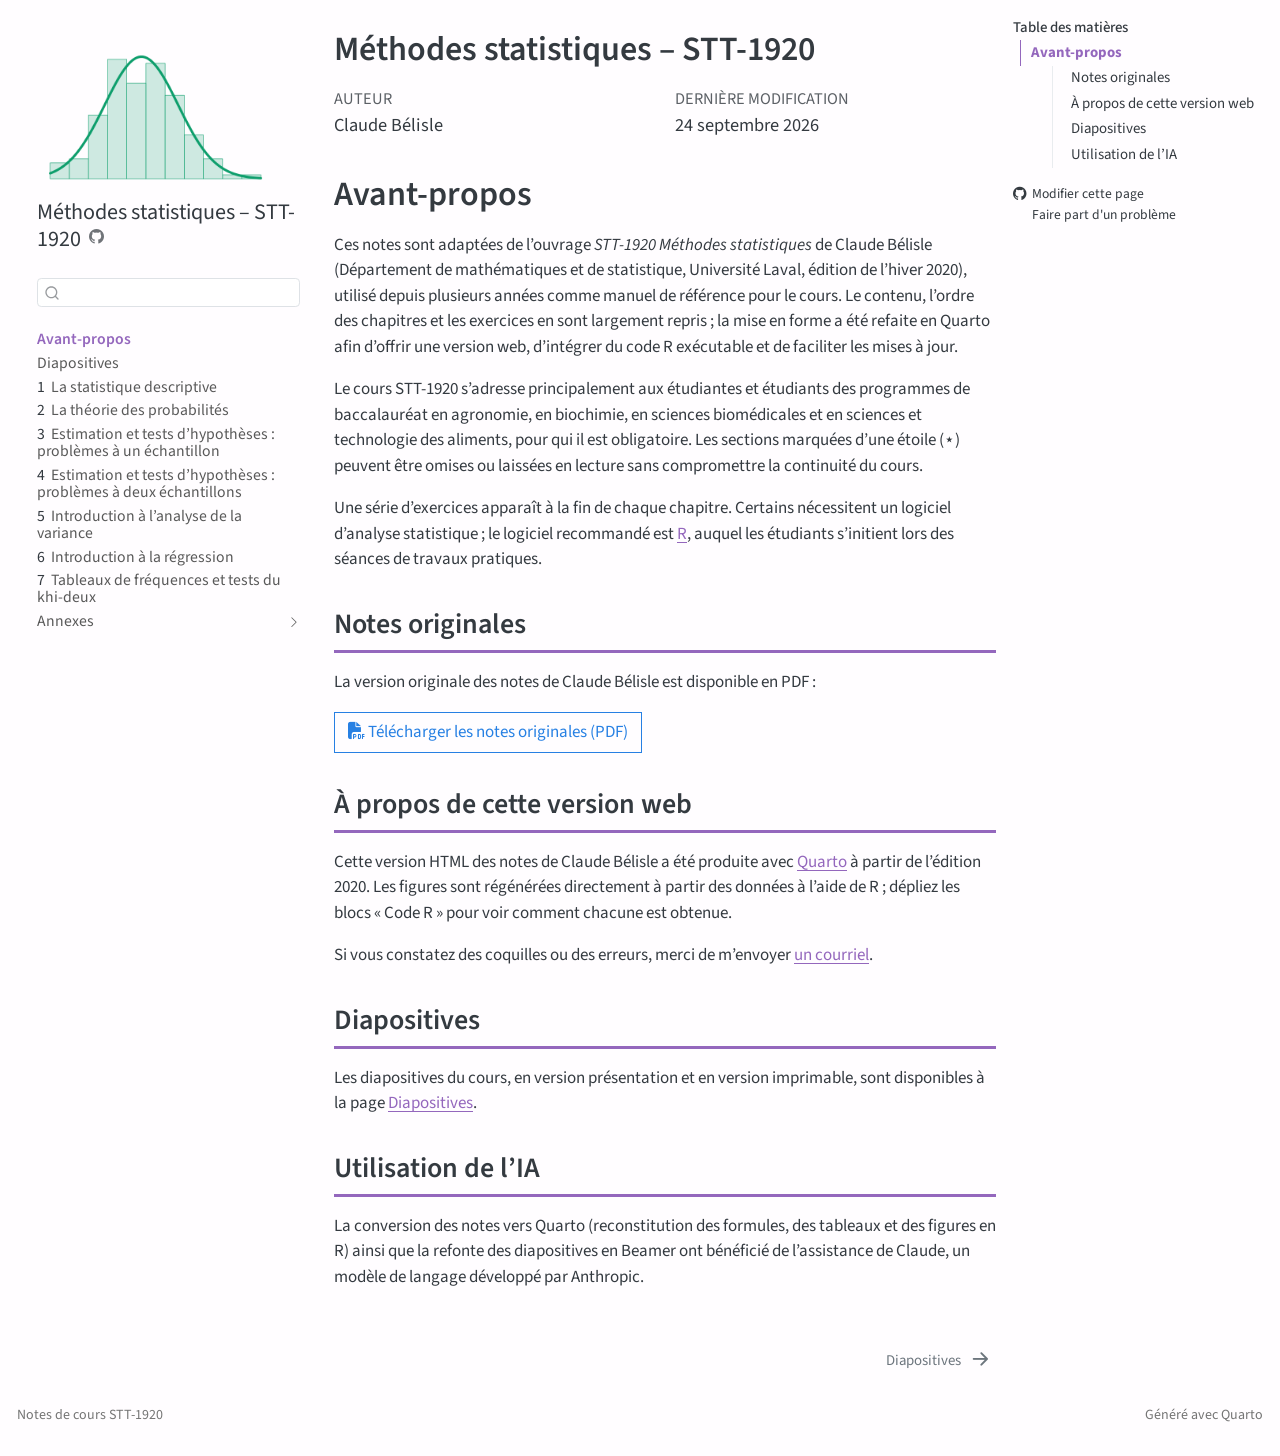
<file: _book/index.html>
<!DOCTYPE html>
<html xmlns="http://www.w3.org/1999/xhtml" lang="fr" xml:lang="fr"><head>

<meta charset="utf-8">
<meta name="generator" content="quarto-1.10.18">

<meta name="viewport" content="width=device-width, initial-scale=1.0, user-scalable=yes">

<meta name="author" content="Claude Bélisle">

<title>Méthodes statistiques – STT-1920</title>
<style>
/* Default styles provided by pandoc.
** See https://pandoc.org/MANUAL.html#variables-for-html for config info.
*/
span.smallcaps{font-variant: small-caps;}
div.columns{display: flex; gap: 1.5em;}
div.column{flex: auto;}
@media screen {
div.columns{gap: min(4vw, 1.5em);}
div.column{overflow-x: auto;}
}
div.hanging-indent{margin-left: 1.5em; text-indent: -1.5em;}
ul.task-list{list-style: none;}
ul.task-list li input[type="checkbox"] {
  width: 0.8em;
  margin: 0 0.8em 0.2em -1em; /* quarto-specific, see https://github.com/quarto-dev/quarto-cli/issues/4556 */ 
  vertical-align: middle;
}
</style>


<script src="site_libs/quarto-nav/quarto-nav.js"></script>
<script src="site_libs/quarto-nav/headroom.min.js"></script>
<script src="site_libs/clipboard/clipboard.min.js"></script>
<script src="site_libs/quarto-search/autocomplete.umd.js"></script>
<script src="site_libs/quarto-search/fuse.min.js"></script>
<script src="site_libs/quarto-search/quarto-search.js"></script>
<meta name="quarto:offset" content="./">
<link href="./diapos.html" rel="next">
<script src="site_libs/quarto-html/quarto.js" type="module"></script>
<script src="site_libs/quarto-html/tabsets/tabsets.js" type="module"></script>
<script src="site_libs/quarto-html/popper.min.js"></script>
<script src="site_libs/quarto-html/tippy.umd.min.js"></script>
<script src="site_libs/quarto-html/anchor.min.js"></script>
<link href="site_libs/quarto-html/tippy.css" rel="stylesheet">
<link href="site_libs/quarto-html/quarto-syntax-highlighting-64a204ab8560d761af7679ceaba22944.css" rel="stylesheet" id="quarto-text-highlighting-styles">
<script src="site_libs/bootstrap/bootstrap.min.js"></script>
<link href="site_libs/bootstrap/bootstrap-icons.css" rel="stylesheet">
<link href="site_libs/bootstrap/bootstrap-5876300e3b422b9fe1fffaa7b75e9b96.min.css" rel="stylesheet" append-hash="true" id="quarto-bootstrap" data-mode="light">
<link href="site_libs/quarto-contrib/fontawesome6-6.7.2/all.min.css" rel="stylesheet">
<link href="site_libs/quarto-contrib/fontawesome6-6.7.2/latex-fontsize.css" rel="stylesheet">
<script id="quarto-search-options" type="application/json">{
  "location": "sidebar",
  "copy-button": false,
  "collapse-after": 3,
  "panel-placement": "start",
  "type": "textbox",
  "limit": 50,
  "keyboard-shortcut": [
    "f",
    "/",
    "s"
  ],
  "show-item-context": false,
  "language": {
    "search-no-results-text": "Pas de résultats",
    "search-matching-documents-text": "documents trouvés",
    "search-copy-link-title": "Copier le lien vers la recherche",
    "search-hide-matches-text": "Cacher les correspondances additionnelles",
    "search-more-match-text": "correspondance de plus dans ce document",
    "search-more-matches-text": "correspondances de plus dans ce document",
    "search-clear-button-title": "Effacer",
    "search-text-placeholder": "",
    "search-detached-cancel-button-title": "Annuler",
    "search-submit-button-title": "Envoyer",
    "search-label": "Recherche"
  }
}</script>
<style>html{ scroll-behavior: smooth; }</style>


<link rel="stylesheet" href="styles.css">
</head>

<body class="nav-sidebar floating quarto-light">

<div id="quarto-search-results"></div>
  <header id="quarto-header" class="headroom fixed-top">
  <nav class="quarto-secondary-nav">
    <div class="container-fluid d-flex">
      <button type="button" class="quarto-btn-toggle btn" data-bs-toggle="collapse" role="button" data-bs-target=".quarto-sidebar-collapse-item" aria-controls="quarto-sidebar" aria-expanded="false" aria-label="Basculer la barre latérale" onclick="if (window.quartoToggleHeadroom) { window.quartoToggleHeadroom(); }">
        <i class="bi bi-layout-text-sidebar-reverse"></i>
      </button>
        <nav class="quarto-page-breadcrumbs" aria-label="breadcrumb"><ol class="breadcrumb"><li class="breadcrumb-item"><a href="./index.html">Avant-propos</a></li></ol></nav>
        <a class="flex-grow-1" role="navigation" data-bs-toggle="collapse" data-bs-target=".quarto-sidebar-collapse-item" aria-controls="quarto-sidebar" aria-expanded="false" aria-label="Basculer la barre latérale" onclick="if (window.quartoToggleHeadroom) { window.quartoToggleHeadroom(); }">      
        </a>
      <button type="button" class="btn quarto-search-button" aria-label="Recherche" onclick="window.quartoOpenSearch();">
        <i class="bi bi-search"></i>
      </button>
    </div>
  </nav>
</header>
<!-- content -->
<div id="quarto-content" class="quarto-container page-columns page-rows-contents page-layout-article">
<!-- sidebar -->
  <nav id="quarto-sidebar" class="sidebar collapse collapse-horizontal quarto-sidebar-collapse-item sidebar-navigation floating overflow-auto">
    <div class="pt-lg-2 mt-2 text-left sidebar-header sidebar-header-stacked">
      <a href="./index.html" class="sidebar-logo-link">
      <img src="./images/logo.png" alt="" class="sidebar-logo light-content py-0 d-lg-inline d-none">
      <img src="./images/logo.png" alt="" class="sidebar-logo dark-content py-0 d-lg-inline d-none">
      </a>
    <div class="sidebar-title mb-0 py-0">
      <a href="./">Méthodes statistiques – STT-1920</a> 
        <div class="sidebar-tools-main">
    <a href="https://github.com/JulienMiron/stt1920" title="Code source" class="quarto-navigation-tool px-1" aria-label="Code source"><i class="bi bi-github"></i></a>
</div>
    </div>
      </div>
        <div class="mt-2 flex-shrink-0 align-items-center">
        <div class="sidebar-search">
        <div id="quarto-search" class="" title="Recherche"></div>
        </div>
        </div>
    <div class="sidebar-menu-container"> 
    <ul class="list-unstyled mt-1">
        <li class="sidebar-item">
  <div class="sidebar-item-container"> 
  <a href="./index.html" class="sidebar-item-text sidebar-link active">
 <span class="menu-text">Avant-propos</span></a>
  </div>
</li>
        <li class="sidebar-item">
  <div class="sidebar-item-container"> 
  <a href="./diapos.html" class="sidebar-item-text sidebar-link">
 <span class="menu-text">Diapositives</span></a>
  </div>
</li>
        <li class="sidebar-item">
  <div class="sidebar-item-container"> 
  <a href="./01-statistique-descriptive.html" class="sidebar-item-text sidebar-link">
 <span class="menu-text"><span class="chapter-number">1</span>&nbsp; <span class="chapter-title">La statistique descriptive</span></span></a>
  </div>
</li>
        <li class="sidebar-item">
  <div class="sidebar-item-container"> 
  <a href="./02-probabilites.html" class="sidebar-item-text sidebar-link">
 <span class="menu-text"><span class="chapter-number">2</span>&nbsp; <span class="chapter-title">La théorie des probabilités</span></span></a>
  </div>
</li>
        <li class="sidebar-item">
  <div class="sidebar-item-container"> 
  <a href="./03-un-echantillon.html" class="sidebar-item-text sidebar-link">
 <span class="menu-text"><span class="chapter-number">3</span>&nbsp; <span class="chapter-title">Estimation et tests d’hypothèses : problèmes à un échantillon</span></span></a>
  </div>
</li>
        <li class="sidebar-item">
  <div class="sidebar-item-container"> 
  <a href="./04-deux-echantillons.html" class="sidebar-item-text sidebar-link">
 <span class="menu-text"><span class="chapter-number">4</span>&nbsp; <span class="chapter-title">Estimation et tests d’hypothèses : problèmes à deux échantillons</span></span></a>
  </div>
</li>
        <li class="sidebar-item">
  <div class="sidebar-item-container"> 
  <a href="./05-anova.html" class="sidebar-item-text sidebar-link">
 <span class="menu-text"><span class="chapter-number">5</span>&nbsp; <span class="chapter-title">Introduction à l’analyse de la variance</span></span></a>
  </div>
</li>
        <li class="sidebar-item">
  <div class="sidebar-item-container"> 
  <a href="./06-regression.html" class="sidebar-item-text sidebar-link">
 <span class="menu-text"><span class="chapter-number">6</span>&nbsp; <span class="chapter-title">Introduction à la régression</span></span></a>
  </div>
</li>
        <li class="sidebar-item">
  <div class="sidebar-item-container"> 
  <a href="./07-khi-deux.html" class="sidebar-item-text sidebar-link">
 <span class="menu-text"><span class="chapter-number">7</span>&nbsp; <span class="chapter-title">Tableaux de fréquences et tests du khi-deux</span></span></a>
  </div>
</li>
        <li class="sidebar-item sidebar-item-section">
      <div class="sidebar-item-container"> 
            <a class="sidebar-item-text sidebar-link text-start collapsed" data-bs-toggle="collapse" data-bs-target="#quarto-sidebar-section-1" role="navigation" aria-expanded="false">
 <span class="menu-text">Annexes</span></a>
          <a class="sidebar-item-toggle text-start collapsed" data-bs-toggle="collapse" data-bs-target="#quarto-sidebar-section-1" role="navigation" aria-expanded="false" aria-label="Basculer la section">
            <i class="bi bi-chevron-right ms-2"></i>
          </a> 
      </div>
      <ul id="quarto-sidebar-section-1" class="collapse list-unstyled sidebar-section depth1 ">  
          <li class="sidebar-item">
  <div class="sidebar-item-container"> 
  <a href="./A-tables.html" class="sidebar-item-text sidebar-link">
 <span class="menu-text"><span class="chapter-number">A</span>&nbsp; <span class="chapter-title">Tables de distributions</span></span></a>
  </div>
</li>
      </ul>
  </li>
    </ul>
    </div>
</nav>
<div id="quarto-sidebar-glass" class="quarto-sidebar-collapse-item" data-bs-toggle="collapse" data-bs-target=".quarto-sidebar-collapse-item"></div>
<!-- margin-sidebar -->
    <div id="quarto-margin-sidebar" class="sidebar margin-sidebar">
        <nav id="TOC" role="doc-toc" class="toc-active" data-toc-expanded="99">
    <h2 id="toc-title">Table des matières</h2>
   
  <ul>
  <li><a href="#avant-propos" id="toc-avant-propos" class="nav-link active" data-scroll-target="#avant-propos">Avant-propos</a>
  <ul class="collapse">
  <li><a href="#notes-originales" id="toc-notes-originales" class="nav-link" data-scroll-target="#notes-originales">Notes originales</a></li>
  <li><a href="#à-propos-de-cette-version-web" id="toc-à-propos-de-cette-version-web" class="nav-link" data-scroll-target="#à-propos-de-cette-version-web">À propos de cette version web</a></li>
  <li><a href="#diapositives" id="toc-diapositives" class="nav-link" data-scroll-target="#diapositives">Diapositives</a></li>
  <li><a href="#utilisation-de-lia" id="toc-utilisation-de-lia" class="nav-link" data-scroll-target="#utilisation-de-lia">Utilisation de l’IA</a></li>
  </ul></li>
  </ul>
<div class="toc-actions"><ul><li><a href="https://github.com/JulienMiron/stt1920/edit/main/index.qmd" class="toc-action"><i class="bi bi-github"></i>Modifier cette page</a></li><li><a href="https://github.com/JulienMiron/stt1920/issues/new" class="toc-action"><i class="bi empty"></i>Faire part d'un problème</a></li></ul></div></nav>
    </div>
<!-- main -->
<main class="content" id="quarto-document-content">

<header id="title-block-header" class="quarto-title-block default">
<div class="quarto-title">
<h1 class="title">Méthodes statistiques – STT-1920</h1>
</div>



<div class="quarto-title-meta">

    <div>
    <div class="quarto-title-meta-heading">Auteur</div>
    <div class="quarto-title-meta-contents">
             <p>Claude Bélisle </p>
          </div>
  </div>
    
  
    <div>
    <div class="quarto-title-meta-heading">Dernière modification</div>
    <div class="quarto-title-meta-contents">
      <p class="date-modified">24 septembre 2026</p>
    </div>
  </div>
    
  </div>
  


</header>


<section id="avant-propos" class="level1 unnumbered">
<h1 class="unnumbered">Avant-propos</h1>
<p>Ces notes sont adaptées de l’ouvrage <em>STT-1920 Méthodes statistiques</em> de Claude Bélisle (Département de mathématiques et de statistique, Université Laval, édition de l’hiver 2020), utilisé depuis plusieurs années comme manuel de référence pour le cours. Le contenu, l’ordre des chapitres et les exercices en sont largement repris ; la mise en forme a été refaite en Quarto afin d’offrir une version web, d’intégrer du code R exécutable et de faciliter les mises à jour.</p>
<p>Le cours STT-1920 s’adresse principalement aux étudiantes et étudiants des programmes de baccalauréat en agronomie, en biochimie, en sciences biomédicales et en sciences et technologie des aliments, pour qui il est obligatoire. Les sections marquées d’une étoile (⋆) peuvent être omises ou laissées en lecture sans compromettre la continuité du cours.</p>
<p>Une série d’exercices apparaît à la fin de chaque chapitre. Certains nécessitent un logiciel d’analyse statistique ; le logiciel recommandé est <a href="https://www.r-project.org/">R</a>, auquel les étudiants s’initient lors des séances de travaux pratiques.</p>
<section id="notes-originales" class="level2">
<h2 class="anchored" data-anchor-id="notes-originales">Notes originales</h2>
<p>La version originale des notes de Claude Bélisle est disponible en PDF :</p>
<p><a href="ressources/STT-1920-Belisle-2020.pdf" class="btn btn-outline-primary" target="_blank"><i class="fa-solid fa-file-pdf" aria-label="file-pdf"></i> Télécharger les notes originales (PDF)</a></p>
</section>
<section id="à-propos-de-cette-version-web" class="level2 unnumbered">
<h2 class="unnumbered anchored" data-anchor-id="à-propos-de-cette-version-web">À propos de cette version web</h2>
<p>Cette version HTML des notes de Claude Bélisle a été produite avec <a href="https://quarto.org" target="_blank">Quarto</a> à partir de l’édition 2020. Les figures sont régénérées directement à partir des données à l’aide de R ; dépliez les blocs « Code R » pour voir comment chacune est obtenue.</p>
<p>Si vous constatez des coquilles ou des erreurs, merci de m’envoyer <a href="mailto:julien.miron@mat.ulaval.ca">un courriel</a>.</p>
</section>
<section id="diapositives" class="level2 unnumbered">
<h2 class="unnumbered anchored" data-anchor-id="diapositives">Diapositives</h2>
<p>Les diapositives du cours, en version présentation et en version imprimable, sont disponibles à la page <a href="./diapos.html">Diapositives</a>.</p>
</section>
<section id="utilisation-de-lia" class="level2 unnumbered">
<h2 class="unnumbered anchored" data-anchor-id="utilisation-de-lia">Utilisation de l’IA</h2>
<p>La conversion des notes vers Quarto (reconstitution des formules, des tableaux et des figures en R) ainsi que la refonte des diapositives en Beamer ont bénéficié de l’assistance de Claude, un modèle de langage développé par Anthropic.</p>


</section>
</section>

</main> <!-- /main -->
<script id="quarto-html-after-body" type="application/javascript">
  window.document.addEventListener("DOMContentLoaded", function (event) {
    const icon = "";
    const anchorJS = new window.AnchorJS();
    anchorJS.options = {
      placement: 'right',
      icon: icon
    };
    anchorJS.add('.anchored');
    const isCodeAnnotation = (el) => {
      for (const clz of el.classList) {
        if (clz.startsWith('code-annotation-')) {                     
          return true;
        }
      }
      return false;
    }
    const onCopySuccess = function(e) {
      // button target
      const button = e.trigger;
      // don't keep focus
      button.blur();
      // flash "checked"
      button.classList.add('code-copy-button-checked');
      var currentTitle = button.getAttribute("title");
      button.setAttribute("title", "Copié");
      let tooltip;
      if (window.bootstrap) {
        button.setAttribute("data-bs-toggle", "tooltip");
        button.setAttribute("data-bs-placement", "left");
        button.setAttribute("data-bs-title", "Copié");
        tooltip = new bootstrap.Tooltip(button, 
          { trigger: "manual", 
            customClass: "code-copy-button-tooltip",
            offset: [0, -8]});
        tooltip.show();    
      }
      setTimeout(function() {
        if (tooltip) {
          tooltip.hide();
          button.removeAttribute("data-bs-title");
          button.removeAttribute("data-bs-toggle");
          button.removeAttribute("data-bs-placement");
        }
        button.setAttribute("title", currentTitle);
        button.classList.remove('code-copy-button-checked');
      }, 1000);
      // clear code selection
      e.clearSelection();
    }
    const getTextToCopy = function(trigger) {
      const outerScaffold = trigger.parentElement.cloneNode(true);
      const codeEl = outerScaffold.querySelector('code');
      for (const childEl of codeEl.children) {
        if (isCodeAnnotation(childEl)) {
          childEl.remove();
        }
      }
      return codeEl.innerText;
    }
    const clipboard = new window.ClipboardJS('.code-copy-button:not([data-in-quarto-modal])', {
      text: getTextToCopy
    });
    clipboard.on('success', onCopySuccess);
    if (window.document.getElementById('quarto-embedded-source-code-modal')) {
      const clipboardModal = new window.ClipboardJS('.code-copy-button[data-in-quarto-modal]', {
        text: getTextToCopy,
        container: window.document.getElementById('quarto-embedded-source-code-modal')
      });
      clipboardModal.on('success', onCopySuccess);
    }
      var localhostRegex = new RegExp(/^(?:http|https):\/\/localhost\:?[0-9]*\//);
      var mailtoRegex = new RegExp(/^mailto:/);
        var filterRegex = new RegExp("https:\/\/JulienMiron\.github\.io\/stt1920\/");
      var isInternal = (href) => {
          return filterRegex.test(href) || localhostRegex.test(href) || mailtoRegex.test(href);
      }
      // Inspect non-navigation links and adorn them if external
     var links = window.document.querySelectorAll('a[href]:not(.nav-link):not(.navbar-brand):not(.toc-action):not(.sidebar-link):not(.sidebar-item-toggle):not(.pagination-link):not(.no-external):not([aria-hidden]):not(.dropdown-item):not(.quarto-navigation-tool):not(.about-link)');
      for (var i=0; i<links.length; i++) {
        const link = links[i];
        if (!isInternal(link.href)) {
          // undo the damage that might have been done by quarto-nav.js in the case of
          // links that we want to consider external
          if (link.dataset.originalHref !== undefined) {
            link.href = link.dataset.originalHref;
          }
        }
      }
    function tippyHover(el, contentFn, onTriggerFn, onUntriggerFn) {
      const config = {
        allowHTML: true,
        maxWidth: 500,
        delay: 100,
        arrow: false,
        appendTo: function(el) {
            return el.parentElement;
        },
        interactive: true,
        interactiveBorder: 10,
        theme: 'quarto',
        placement: 'bottom-start',
      };
      if (contentFn) {
        config.content = contentFn;
      }
      if (onTriggerFn) {
        config.onTrigger = onTriggerFn;
      }
      if (onUntriggerFn) {
        config.onUntrigger = onUntriggerFn;
      }
      window.tippy(el, config); 
    }
    const noterefs = window.document.querySelectorAll('a[role="doc-noteref"]');
    for (var i=0; i<noterefs.length; i++) {
      const ref = noterefs[i];
      tippyHover(ref, function() {
        // use id or data attribute instead here
        let href = ref.getAttribute('data-footnote-href') || ref.getAttribute('href');
        try { href = new URL(href).hash; } catch {}
        const id = href.replace(/^#\/?/, "");
        const note = window.document.getElementById(id);
        if (note) {
          return note.innerHTML;
        } else {
          return "";
        }
      });
    }
    const xrefs = window.document.querySelectorAll('a.quarto-xref');
    const processXRef = (id, note) => {
      // Strip column container classes
      const stripColumnClz = (el) => {
        el.classList.remove("page-full", "page-columns");
        if (el.children) {
          for (const child of el.children) {
            stripColumnClz(child);
          }
        }
      }
      stripColumnClz(note)
      if (id === null || id.startsWith('sec-')) {
        // Special case sections, only their first couple elements
        const container = document.createElement("div");
        if (note.children && note.children.length > 2) {
          container.appendChild(note.children[0].cloneNode(true));
          for (let i = 1; i < note.children.length; i++) {
            const child = note.children[i];
            if (child.tagName === "P" && child.innerText === "") {
              continue;
            } else {
              container.appendChild(child.cloneNode(true));
              break;
            }
          }
          if (window.Quarto?.typesetMath) {
            window.Quarto.typesetMath(container);
          }
          return container.innerHTML
        } else {
          if (window.Quarto?.typesetMath) {
            window.Quarto.typesetMath(note);
          }
          return note.innerHTML;
        }
      } else {
        // Remove any anchor links if they are present
        const anchorLink = note.querySelector('a.anchorjs-link');
        if (anchorLink) {
          anchorLink.remove();
        }
        if (window.Quarto?.typesetMath) {
          window.Quarto.typesetMath(note);
        }
        if (note.classList.contains("callout")) {
          return note.outerHTML;
        } else {
          return note.innerHTML;
        }
      }
    }
    for (var i=0; i<xrefs.length; i++) {
      const xref = xrefs[i];
      tippyHover(xref, undefined, function(instance) {
        instance.disable();
        let url = xref.getAttribute('href');
        let hash = undefined; 
        if (url.startsWith('#')) {
          hash = url;
        } else {
          try { hash = new URL(url).hash; } catch {}
        }
        if (hash) {
          const id = hash.replace(/^#\/?/, "");
          const note = window.document.getElementById(id);
          if (note !== null) {
            try {
              const html = processXRef(id, note.cloneNode(true));
              instance.setContent(html);
            } finally {
              instance.enable();
              instance.show();
            }
          } else {
            // See if we can fetch this
            fetch(url.split('#')[0])
            .then(res => res.text())
            .then(html => {
              const parser = new DOMParser();
              const htmlDoc = parser.parseFromString(html, "text/html");
              const note = htmlDoc.getElementById(id);
              if (note !== null) {
                const html = processXRef(id, note);
                instance.setContent(html);
              } 
            }).finally(() => {
              instance.enable();
              instance.show();
            });
          }
        } else {
          // See if we can fetch a full url (with no hash to target)
          // This is a special case and we should probably do some content thinning / targeting
          fetch(url)
          .then(res => res.text())
          .then(html => {
            const parser = new DOMParser();
            const htmlDoc = parser.parseFromString(html, "text/html");
            const note = htmlDoc.querySelector('main.content');
            if (note !== null) {
              // This should only happen for chapter cross references
              // (since there is no id in the URL)
              // remove the first header
              if (note.children.length > 0 && note.children[0].tagName === "HEADER") {
                note.children[0].remove();
              }
              const html = processXRef(null, note);
              instance.setContent(html);
            } 
          }).finally(() => {
            instance.enable();
            instance.show();
          });
        }
      }, function(instance) {
      });
    }
        let selectedAnnoteEl;
        const selectorForAnnotation = ( cell, annotation) => {
          let cellAttr = 'data-code-cell="' + cell + '"';
          let lineAttr = 'data-code-annotation="' +  annotation + '"';
          const selector = 'span[' + cellAttr + '][' + lineAttr + ']';
          return selector;
        }
        const selectCodeLines = (annoteEl) => {
          const doc = window.document;
          const targetCell = annoteEl.getAttribute("data-target-cell");
          const targetAnnotation = annoteEl.getAttribute("data-target-annotation");
          const annoteSpan = window.document.querySelector(selectorForAnnotation(targetCell, targetAnnotation));
          const lines = annoteSpan.getAttribute("data-code-lines").split(",");
          const lineIds = lines.map((line) => {
            return targetCell + "-" + line;
          })
          let top = null;
          let height = null;
          let parent = null;
          if (lineIds.length > 0) {
              //compute the position of the single el (top and bottom and make a div)
              const el = window.document.getElementById(lineIds[0]);
              top = el.offsetTop;
              height = el.offsetHeight;
              parent = el.parentElement.parentElement;
            if (lineIds.length > 1) {
              const lastEl = window.document.getElementById(lineIds[lineIds.length - 1]);
              const bottom = lastEl.offsetTop + lastEl.offsetHeight;
              height = bottom - top;
            }
            if (top !== null && height !== null && parent !== null) {
              // cook up a div (if necessary) and position it 
              let div = window.document.getElementById("code-annotation-line-highlight");
              if (div === null) {
                div = window.document.createElement("div");
                div.setAttribute("id", "code-annotation-line-highlight");
                div.style.position = 'absolute';
                parent.appendChild(div);
              }
              div.style.top = top - 2 + "px";
              div.style.height = height + 4 + "px";
              div.style.left = 0;
              let gutterDiv = window.document.getElementById("code-annotation-line-highlight-gutter");
              if (gutterDiv === null) {
                gutterDiv = window.document.createElement("div");
                gutterDiv.setAttribute("id", "code-annotation-line-highlight-gutter");
                gutterDiv.style.position = 'absolute';
                const codeCell = window.document.getElementById(targetCell);
                const gutter = codeCell.querySelector('.code-annotation-gutter');
                gutter.appendChild(gutterDiv);
              }
              gutterDiv.style.top = top - 2 + "px";
              gutterDiv.style.height = height + 4 + "px";
            }
            selectedAnnoteEl = annoteEl;
          }
        };
        const unselectCodeLines = () => {
          const elementsIds = ["code-annotation-line-highlight", "code-annotation-line-highlight-gutter"];
          elementsIds.forEach((elId) => {
            const div = window.document.getElementById(elId);
            if (div) {
              div.remove();
            }
          });
          selectedAnnoteEl = undefined;
        };
          // Handle positioning of the toggle
      window.addEventListener(
        "resize",
        throttle(() => {
          elRect = undefined;
          if (selectedAnnoteEl) {
            selectCodeLines(selectedAnnoteEl);
          }
        }, 10)
      );
      function throttle(fn, ms) {
      let throttle = false;
      let timer;
        return (...args) => {
          if(!throttle) { // first call gets through
              fn.apply(this, args);
              throttle = true;
          } else { // all the others get throttled
              if(timer) clearTimeout(timer); // cancel #2
              timer = setTimeout(() => {
                fn.apply(this, args);
                timer = throttle = false;
              }, ms);
          }
        };
      }
        // Attach click handler to the DT
        const annoteDls = window.document.querySelectorAll('dt[data-target-cell]');
        for (const annoteDlNode of annoteDls) {
          annoteDlNode.addEventListener('click', (event) => {
            const clickedEl = event.target;
            if (clickedEl !== selectedAnnoteEl) {
              unselectCodeLines();
              const activeEl = window.document.querySelector('dt[data-target-cell].code-annotation-active');
              if (activeEl) {
                activeEl.classList.remove('code-annotation-active');
              }
              selectCodeLines(clickedEl);
              clickedEl.classList.add('code-annotation-active');
            } else {
              // Unselect the line
              unselectCodeLines();
              clickedEl.classList.remove('code-annotation-active');
            }
          });
        }
    const findCites = (el) => {
      const parentEl = el.parentElement;
      if (parentEl) {
        const cites = parentEl.dataset.cites;
        if (cites) {
          return {
            el,
            cites: cites.split(' ')
          };
        } else {
          return findCites(el.parentElement)
        }
      } else {
        return undefined;
      }
    };
    var bibliorefs = window.document.querySelectorAll('a[role="doc-biblioref"]');
    for (var i=0; i<bibliorefs.length; i++) {
      const ref = bibliorefs[i];
      const citeInfo = findCites(ref);
      if (citeInfo) {
        tippyHover(citeInfo.el, function() {
          var popup = window.document.createElement('div');
          citeInfo.cites.forEach(function(cite) {
            var citeDiv = window.document.createElement('div');
            citeDiv.classList.add('hanging-indent');
            citeDiv.classList.add('csl-entry');
            var biblioDiv = window.document.getElementById('ref-' + cite);
            if (biblioDiv) {
              citeDiv.innerHTML = biblioDiv.innerHTML;
            }
            popup.appendChild(citeDiv);
          });
          return popup.innerHTML;
        });
      }
    }
  });
  </script>
<nav class="page-navigation">
  <div class="nav-page nav-page-previous">
  </div>
  <div class="nav-page nav-page-next">
      <a href="./diapos.html" class="pagination-link" aria-label="Diapositives">
        <span class="nav-page-text">Diapositives</span> <i class="bi bi-arrow-right-short"></i>
      </a>
  </div>
</nav>
</div> <!-- /content -->
<footer class="footer">
  <div class="nav-footer">
    <div class="nav-footer-left">
<p>Notes de cours STT-1920</p>
</div>   
    <div class="nav-footer-center">
      &nbsp;
    <div class="toc-actions d-sm-block d-md-none"><ul><li><a href="https://github.com/JulienMiron/stt1920/edit/main/index.qmd" class="toc-action"><i class="bi bi-github"></i>Modifier cette page</a></li><li><a href="https://github.com/JulienMiron/stt1920/issues/new" class="toc-action"><i class="bi empty"></i>Faire part d'un problème</a></li></ul></div></div>
    <div class="nav-footer-right">
<p>Généré avec Quarto</p>
</div>
  </div>
</footer>




<script src="site_libs/quarto-html/zenscroll-min.js"></script>
</body></html>
</file>
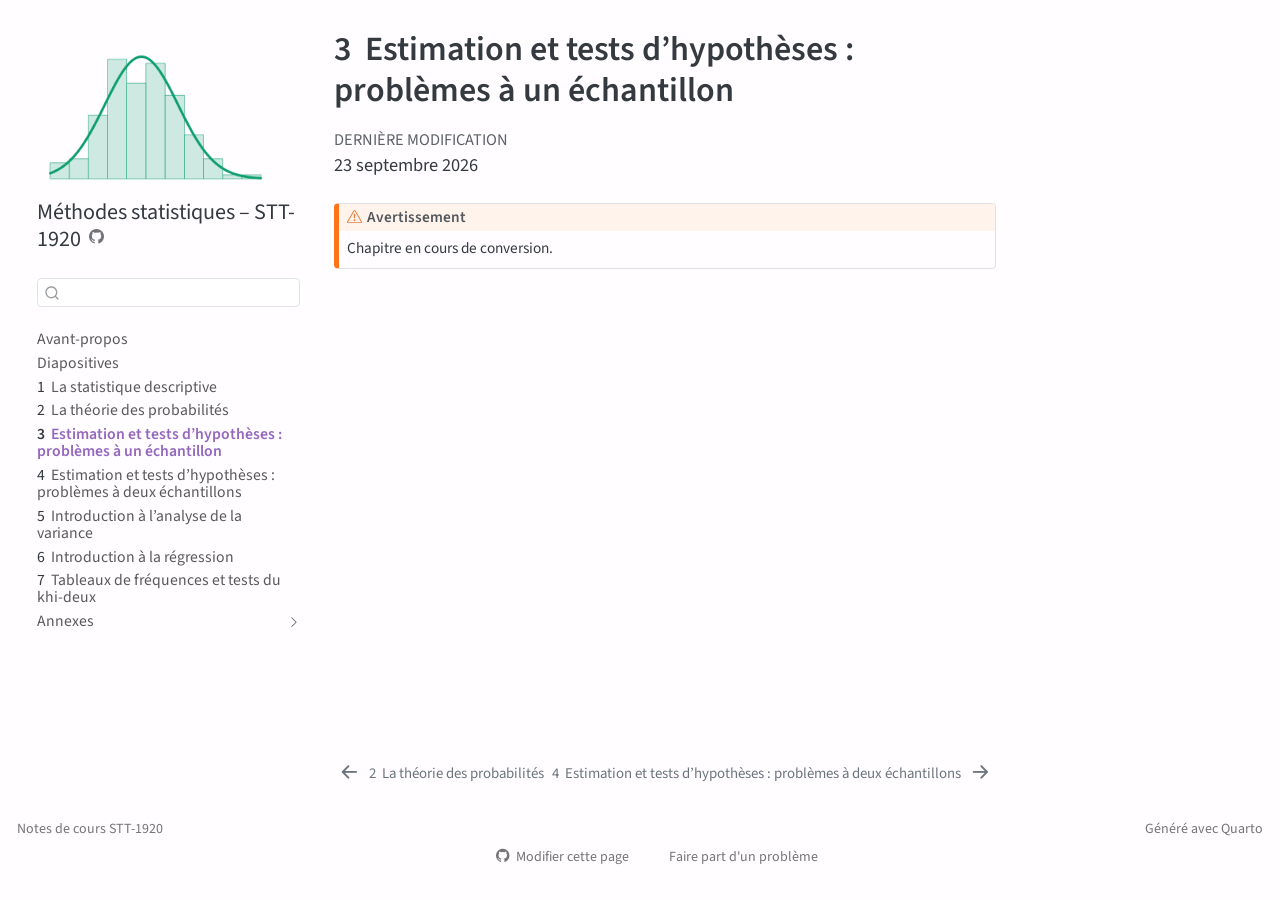
<file: _book/03-un-echantillon.html>
<!DOCTYPE html>
<html xmlns="http://www.w3.org/1999/xhtml" lang="fr" xml:lang="fr"><head>

<meta charset="utf-8">
<meta name="generator" content="quarto-1.10.18">

<meta name="viewport" content="width=device-width, initial-scale=1.0, user-scalable=yes">


<title>3&nbsp; Estimation et tests d’hypothèses : problèmes à un échantillon – Méthodes statistiques -- STT-1920</title>
<style>
/* Default styles provided by pandoc.
** See https://pandoc.org/MANUAL.html#variables-for-html for config info.
*/
span.smallcaps{font-variant: small-caps;}
div.columns{display: flex; gap: 1.5em;}
div.column{flex: auto;}
@media screen {
div.columns{gap: min(4vw, 1.5em);}
div.column{overflow-x: auto;}
}
div.hanging-indent{margin-left: 1.5em; text-indent: -1.5em;}
ul.task-list{list-style: none;}
ul.task-list li input[type="checkbox"] {
  width: 0.8em;
  margin: 0 0.8em 0.2em -1em; /* quarto-specific, see https://github.com/quarto-dev/quarto-cli/issues/4556 */ 
  vertical-align: middle;
}
</style>


<script src="site_libs/quarto-nav/quarto-nav.js"></script>
<script src="site_libs/quarto-nav/headroom.min.js"></script>
<script src="site_libs/clipboard/clipboard.min.js"></script>
<script src="site_libs/quarto-search/autocomplete.umd.js"></script>
<script src="site_libs/quarto-search/fuse.min.js"></script>
<script src="site_libs/quarto-search/quarto-search.js"></script>
<meta name="quarto:offset" content="./">
<link href="./04-deux-echantillons.html" rel="next">
<link href="./02-probabilites.html" rel="prev">
<script src="site_libs/quarto-html/quarto.js" type="module"></script>
<script src="site_libs/quarto-html/tabsets/tabsets.js" type="module"></script>
<script src="site_libs/quarto-html/popper.min.js"></script>
<script src="site_libs/quarto-html/tippy.umd.min.js"></script>
<script src="site_libs/quarto-html/anchor.min.js"></script>
<link href="site_libs/quarto-html/tippy.css" rel="stylesheet">
<link href="site_libs/quarto-html/quarto-syntax-highlighting-64a204ab8560d761af7679ceaba22944.css" rel="stylesheet" id="quarto-text-highlighting-styles">
<script src="site_libs/bootstrap/bootstrap.min.js"></script>
<link href="site_libs/bootstrap/bootstrap-icons.css" rel="stylesheet">
<link href="site_libs/bootstrap/bootstrap-5876300e3b422b9fe1fffaa7b75e9b96.min.css" rel="stylesheet" append-hash="true" id="quarto-bootstrap" data-mode="light">
<script id="quarto-search-options" type="application/json">{
  "location": "sidebar",
  "copy-button": false,
  "collapse-after": 3,
  "panel-placement": "start",
  "type": "textbox",
  "limit": 50,
  "keyboard-shortcut": [
    "f",
    "/",
    "s"
  ],
  "show-item-context": false,
  "language": {
    "search-no-results-text": "Pas de résultats",
    "search-matching-documents-text": "documents trouvés",
    "search-copy-link-title": "Copier le lien vers la recherche",
    "search-hide-matches-text": "Cacher les correspondances additionnelles",
    "search-more-match-text": "correspondance de plus dans ce document",
    "search-more-matches-text": "correspondances de plus dans ce document",
    "search-clear-button-title": "Effacer",
    "search-text-placeholder": "",
    "search-detached-cancel-button-title": "Annuler",
    "search-submit-button-title": "Envoyer",
    "search-label": "Recherche"
  }
}</script>
<style>html{ scroll-behavior: smooth; }</style>


<link rel="stylesheet" href="styles.css">
</head>

<body class="nav-sidebar floating quarto-light">

<div id="quarto-search-results"></div>
  <header id="quarto-header" class="headroom fixed-top">
  <nav class="quarto-secondary-nav">
    <div class="container-fluid d-flex">
      <button type="button" class="quarto-btn-toggle btn" data-bs-toggle="collapse" role="button" data-bs-target=".quarto-sidebar-collapse-item" aria-controls="quarto-sidebar" aria-expanded="false" aria-label="Basculer la barre latérale" onclick="if (window.quartoToggleHeadroom) { window.quartoToggleHeadroom(); }">
        <i class="bi bi-layout-text-sidebar-reverse"></i>
      </button>
        <nav class="quarto-page-breadcrumbs" aria-label="breadcrumb"><ol class="breadcrumb"><li class="breadcrumb-item"><a href="./03-un-echantillon.html"><span class="chapter-number">3</span>&nbsp; <span class="chapter-title">Estimation et tests d’hypothèses : problèmes à un échantillon</span></a></li></ol></nav>
        <a class="flex-grow-1" role="navigation" data-bs-toggle="collapse" data-bs-target=".quarto-sidebar-collapse-item" aria-controls="quarto-sidebar" aria-expanded="false" aria-label="Basculer la barre latérale" onclick="if (window.quartoToggleHeadroom) { window.quartoToggleHeadroom(); }">      
        </a>
      <button type="button" class="btn quarto-search-button" aria-label="Recherche" onclick="window.quartoOpenSearch();">
        <i class="bi bi-search"></i>
      </button>
    </div>
  </nav>
</header>
<!-- content -->
<div id="quarto-content" class="quarto-container page-columns page-rows-contents page-layout-article">
<!-- sidebar -->
  <nav id="quarto-sidebar" class="sidebar collapse collapse-horizontal quarto-sidebar-collapse-item sidebar-navigation floating overflow-auto">
    <div class="pt-lg-2 mt-2 text-left sidebar-header sidebar-header-stacked">
      <a href="./index.html" class="sidebar-logo-link">
      <img src="./images/logo.png" alt="" class="sidebar-logo light-content py-0 d-lg-inline d-none">
      <img src="./images/logo.png" alt="" class="sidebar-logo dark-content py-0 d-lg-inline d-none">
      </a>
    <div class="sidebar-title mb-0 py-0">
      <a href="./">Méthodes statistiques – STT-1920</a> 
        <div class="sidebar-tools-main">
    <a href="https://github.com/JulienMiron/stt1920" title="Code source" class="quarto-navigation-tool px-1" aria-label="Code source"><i class="bi bi-github"></i></a>
</div>
    </div>
      </div>
        <div class="mt-2 flex-shrink-0 align-items-center">
        <div class="sidebar-search">
        <div id="quarto-search" class="" title="Recherche"></div>
        </div>
        </div>
    <div class="sidebar-menu-container"> 
    <ul class="list-unstyled mt-1">
        <li class="sidebar-item">
  <div class="sidebar-item-container"> 
  <a href="./index.html" class="sidebar-item-text sidebar-link">
 <span class="menu-text">Avant-propos</span></a>
  </div>
</li>
        <li class="sidebar-item">
  <div class="sidebar-item-container"> 
  <a href="./diapos.html" class="sidebar-item-text sidebar-link">
 <span class="menu-text">Diapositives</span></a>
  </div>
</li>
        <li class="sidebar-item">
  <div class="sidebar-item-container"> 
  <a href="./01-statistique-descriptive.html" class="sidebar-item-text sidebar-link">
 <span class="menu-text"><span class="chapter-number">1</span>&nbsp; <span class="chapter-title">La statistique descriptive</span></span></a>
  </div>
</li>
        <li class="sidebar-item">
  <div class="sidebar-item-container"> 
  <a href="./02-probabilites.html" class="sidebar-item-text sidebar-link">
 <span class="menu-text"><span class="chapter-number">2</span>&nbsp; <span class="chapter-title">La théorie des probabilités</span></span></a>
  </div>
</li>
        <li class="sidebar-item">
  <div class="sidebar-item-container"> 
  <a href="./03-un-echantillon.html" class="sidebar-item-text sidebar-link active">
 <span class="menu-text"><span class="chapter-number">3</span>&nbsp; <span class="chapter-title">Estimation et tests d’hypothèses : problèmes à un échantillon</span></span></a>
  </div>
</li>
        <li class="sidebar-item">
  <div class="sidebar-item-container"> 
  <a href="./04-deux-echantillons.html" class="sidebar-item-text sidebar-link">
 <span class="menu-text"><span class="chapter-number">4</span>&nbsp; <span class="chapter-title">Estimation et tests d’hypothèses : problèmes à deux échantillons</span></span></a>
  </div>
</li>
        <li class="sidebar-item">
  <div class="sidebar-item-container"> 
  <a href="./05-anova.html" class="sidebar-item-text sidebar-link">
 <span class="menu-text"><span class="chapter-number">5</span>&nbsp; <span class="chapter-title">Introduction à l’analyse de la variance</span></span></a>
  </div>
</li>
        <li class="sidebar-item">
  <div class="sidebar-item-container"> 
  <a href="./06-regression.html" class="sidebar-item-text sidebar-link">
 <span class="menu-text"><span class="chapter-number">6</span>&nbsp; <span class="chapter-title">Introduction à la régression</span></span></a>
  </div>
</li>
        <li class="sidebar-item">
  <div class="sidebar-item-container"> 
  <a href="./07-khi-deux.html" class="sidebar-item-text sidebar-link">
 <span class="menu-text"><span class="chapter-number">7</span>&nbsp; <span class="chapter-title">Tableaux de fréquences et tests du khi-deux</span></span></a>
  </div>
</li>
        <li class="sidebar-item sidebar-item-section">
      <div class="sidebar-item-container"> 
            <a class="sidebar-item-text sidebar-link text-start collapsed" data-bs-toggle="collapse" data-bs-target="#quarto-sidebar-section-1" role="navigation" aria-expanded="false">
 <span class="menu-text">Annexes</span></a>
          <a class="sidebar-item-toggle text-start collapsed" data-bs-toggle="collapse" data-bs-target="#quarto-sidebar-section-1" role="navigation" aria-expanded="false" aria-label="Basculer la section">
            <i class="bi bi-chevron-right ms-2"></i>
          </a> 
      </div>
      <ul id="quarto-sidebar-section-1" class="collapse list-unstyled sidebar-section depth1 ">  
          <li class="sidebar-item">
  <div class="sidebar-item-container"> 
  <a href="./A-tables.html" class="sidebar-item-text sidebar-link">
 <span class="menu-text"><span class="chapter-number">A</span>&nbsp; <span class="chapter-title">Tables de distributions</span></span></a>
  </div>
</li>
      </ul>
  </li>
    </ul>
    </div>
</nav>
<div id="quarto-sidebar-glass" class="quarto-sidebar-collapse-item" data-bs-toggle="collapse" data-bs-target=".quarto-sidebar-collapse-item"></div>
<!-- margin-sidebar -->
    <div id="quarto-margin-sidebar" class="sidebar margin-sidebar zindex-bottom">
        
    </div>
<!-- main -->
<main class="content" id="quarto-document-content">

<header id="title-block-header" class="quarto-title-block default">
<div class="quarto-title">
<h1 class="title"><span class="chapter-number">3</span>&nbsp; <span class="chapter-title">Estimation et tests d’hypothèses : problèmes à un échantillon</span></h1>
</div>



<div class="quarto-title-meta">

    
  
    <div>
    <div class="quarto-title-meta-heading">Dernière modification</div>
    <div class="quarto-title-meta-contents">
      <p class="date-modified">23 septembre 2026</p>
    </div>
  </div>
    
  </div>
  


</header>


<div class="callout callout-style-default callout-warning callout-titled">
<div class="callout-header d-flex align-content-center">
<div class="callout-icon-container">
<i class="callout-icon"></i>
</div>
<div class="callout-title-container flex-fill">
Avertissement
</div>
</div>
<div class="callout-body-container callout-body">
<p>Chapitre en cours de conversion.</p>
</div>
</div>



</main> <!-- /main -->
<script id="quarto-html-after-body" type="application/javascript">
  window.document.addEventListener("DOMContentLoaded", function (event) {
    const icon = "";
    const anchorJS = new window.AnchorJS();
    anchorJS.options = {
      placement: 'right',
      icon: icon
    };
    anchorJS.add('.anchored');
    const isCodeAnnotation = (el) => {
      for (const clz of el.classList) {
        if (clz.startsWith('code-annotation-')) {                     
          return true;
        }
      }
      return false;
    }
    const onCopySuccess = function(e) {
      // button target
      const button = e.trigger;
      // don't keep focus
      button.blur();
      // flash "checked"
      button.classList.add('code-copy-button-checked');
      var currentTitle = button.getAttribute("title");
      button.setAttribute("title", "Copié");
      let tooltip;
      if (window.bootstrap) {
        button.setAttribute("data-bs-toggle", "tooltip");
        button.setAttribute("data-bs-placement", "left");
        button.setAttribute("data-bs-title", "Copié");
        tooltip = new bootstrap.Tooltip(button, 
          { trigger: "manual", 
            customClass: "code-copy-button-tooltip",
            offset: [0, -8]});
        tooltip.show();    
      }
      setTimeout(function() {
        if (tooltip) {
          tooltip.hide();
          button.removeAttribute("data-bs-title");
          button.removeAttribute("data-bs-toggle");
          button.removeAttribute("data-bs-placement");
        }
        button.setAttribute("title", currentTitle);
        button.classList.remove('code-copy-button-checked');
      }, 1000);
      // clear code selection
      e.clearSelection();
    }
    const getTextToCopy = function(trigger) {
      const outerScaffold = trigger.parentElement.cloneNode(true);
      const codeEl = outerScaffold.querySelector('code');
      for (const childEl of codeEl.children) {
        if (isCodeAnnotation(childEl)) {
          childEl.remove();
        }
      }
      return codeEl.innerText;
    }
    const clipboard = new window.ClipboardJS('.code-copy-button:not([data-in-quarto-modal])', {
      text: getTextToCopy
    });
    clipboard.on('success', onCopySuccess);
    if (window.document.getElementById('quarto-embedded-source-code-modal')) {
      const clipboardModal = new window.ClipboardJS('.code-copy-button[data-in-quarto-modal]', {
        text: getTextToCopy,
        container: window.document.getElementById('quarto-embedded-source-code-modal')
      });
      clipboardModal.on('success', onCopySuccess);
    }
      var localhostRegex = new RegExp(/^(?:http|https):\/\/localhost\:?[0-9]*\//);
      var mailtoRegex = new RegExp(/^mailto:/);
        var filterRegex = new RegExp("https:\/\/JulienMiron\.github\.io\/stt1920\/");
      var isInternal = (href) => {
          return filterRegex.test(href) || localhostRegex.test(href) || mailtoRegex.test(href);
      }
      // Inspect non-navigation links and adorn them if external
     var links = window.document.querySelectorAll('a[href]:not(.nav-link):not(.navbar-brand):not(.toc-action):not(.sidebar-link):not(.sidebar-item-toggle):not(.pagination-link):not(.no-external):not([aria-hidden]):not(.dropdown-item):not(.quarto-navigation-tool):not(.about-link)');
      for (var i=0; i<links.length; i++) {
        const link = links[i];
        if (!isInternal(link.href)) {
          // undo the damage that might have been done by quarto-nav.js in the case of
          // links that we want to consider external
          if (link.dataset.originalHref !== undefined) {
            link.href = link.dataset.originalHref;
          }
        }
      }
    function tippyHover(el, contentFn, onTriggerFn, onUntriggerFn) {
      const config = {
        allowHTML: true,
        maxWidth: 500,
        delay: 100,
        arrow: false,
        appendTo: function(el) {
            return el.parentElement;
        },
        interactive: true,
        interactiveBorder: 10,
        theme: 'quarto',
        placement: 'bottom-start',
      };
      if (contentFn) {
        config.content = contentFn;
      }
      if (onTriggerFn) {
        config.onTrigger = onTriggerFn;
      }
      if (onUntriggerFn) {
        config.onUntrigger = onUntriggerFn;
      }
      window.tippy(el, config); 
    }
    const noterefs = window.document.querySelectorAll('a[role="doc-noteref"]');
    for (var i=0; i<noterefs.length; i++) {
      const ref = noterefs[i];
      tippyHover(ref, function() {
        // use id or data attribute instead here
        let href = ref.getAttribute('data-footnote-href') || ref.getAttribute('href');
        try { href = new URL(href).hash; } catch {}
        const id = href.replace(/^#\/?/, "");
        const note = window.document.getElementById(id);
        if (note) {
          return note.innerHTML;
        } else {
          return "";
        }
      });
    }
    const xrefs = window.document.querySelectorAll('a.quarto-xref');
    const processXRef = (id, note) => {
      // Strip column container classes
      const stripColumnClz = (el) => {
        el.classList.remove("page-full", "page-columns");
        if (el.children) {
          for (const child of el.children) {
            stripColumnClz(child);
          }
        }
      }
      stripColumnClz(note)
      if (id === null || id.startsWith('sec-')) {
        // Special case sections, only their first couple elements
        const container = document.createElement("div");
        if (note.children && note.children.length > 2) {
          container.appendChild(note.children[0].cloneNode(true));
          for (let i = 1; i < note.children.length; i++) {
            const child = note.children[i];
            if (child.tagName === "P" && child.innerText === "") {
              continue;
            } else {
              container.appendChild(child.cloneNode(true));
              break;
            }
          }
          if (window.Quarto?.typesetMath) {
            window.Quarto.typesetMath(container);
          }
          return container.innerHTML
        } else {
          if (window.Quarto?.typesetMath) {
            window.Quarto.typesetMath(note);
          }
          return note.innerHTML;
        }
      } else {
        // Remove any anchor links if they are present
        const anchorLink = note.querySelector('a.anchorjs-link');
        if (anchorLink) {
          anchorLink.remove();
        }
        if (window.Quarto?.typesetMath) {
          window.Quarto.typesetMath(note);
        }
        if (note.classList.contains("callout")) {
          return note.outerHTML;
        } else {
          return note.innerHTML;
        }
      }
    }
    for (var i=0; i<xrefs.length; i++) {
      const xref = xrefs[i];
      tippyHover(xref, undefined, function(instance) {
        instance.disable();
        let url = xref.getAttribute('href');
        let hash = undefined; 
        if (url.startsWith('#')) {
          hash = url;
        } else {
          try { hash = new URL(url).hash; } catch {}
        }
        if (hash) {
          const id = hash.replace(/^#\/?/, "");
          const note = window.document.getElementById(id);
          if (note !== null) {
            try {
              const html = processXRef(id, note.cloneNode(true));
              instance.setContent(html);
            } finally {
              instance.enable();
              instance.show();
            }
          } else {
            // See if we can fetch this
            fetch(url.split('#')[0])
            .then(res => res.text())
            .then(html => {
              const parser = new DOMParser();
              const htmlDoc = parser.parseFromString(html, "text/html");
              const note = htmlDoc.getElementById(id);
              if (note !== null) {
                const html = processXRef(id, note);
                instance.setContent(html);
              } 
            }).finally(() => {
              instance.enable();
              instance.show();
            });
          }
        } else {
          // See if we can fetch a full url (with no hash to target)
          // This is a special case and we should probably do some content thinning / targeting
          fetch(url)
          .then(res => res.text())
          .then(html => {
            const parser = new DOMParser();
            const htmlDoc = parser.parseFromString(html, "text/html");
            const note = htmlDoc.querySelector('main.content');
            if (note !== null) {
              // This should only happen for chapter cross references
              // (since there is no id in the URL)
              // remove the first header
              if (note.children.length > 0 && note.children[0].tagName === "HEADER") {
                note.children[0].remove();
              }
              const html = processXRef(null, note);
              instance.setContent(html);
            } 
          }).finally(() => {
            instance.enable();
            instance.show();
          });
        }
      }, function(instance) {
      });
    }
        let selectedAnnoteEl;
        const selectorForAnnotation = ( cell, annotation) => {
          let cellAttr = 'data-code-cell="' + cell + '"';
          let lineAttr = 'data-code-annotation="' +  annotation + '"';
          const selector = 'span[' + cellAttr + '][' + lineAttr + ']';
          return selector;
        }
        const selectCodeLines = (annoteEl) => {
          const doc = window.document;
          const targetCell = annoteEl.getAttribute("data-target-cell");
          const targetAnnotation = annoteEl.getAttribute("data-target-annotation");
          const annoteSpan = window.document.querySelector(selectorForAnnotation(targetCell, targetAnnotation));
          const lines = annoteSpan.getAttribute("data-code-lines").split(",");
          const lineIds = lines.map((line) => {
            return targetCell + "-" + line;
          })
          let top = null;
          let height = null;
          let parent = null;
          if (lineIds.length > 0) {
              //compute the position of the single el (top and bottom and make a div)
              const el = window.document.getElementById(lineIds[0]);
              top = el.offsetTop;
              height = el.offsetHeight;
              parent = el.parentElement.parentElement;
            if (lineIds.length > 1) {
              const lastEl = window.document.getElementById(lineIds[lineIds.length - 1]);
              const bottom = lastEl.offsetTop + lastEl.offsetHeight;
              height = bottom - top;
            }
            if (top !== null && height !== null && parent !== null) {
              // cook up a div (if necessary) and position it 
              let div = window.document.getElementById("code-annotation-line-highlight");
              if (div === null) {
                div = window.document.createElement("div");
                div.setAttribute("id", "code-annotation-line-highlight");
                div.style.position = 'absolute';
                parent.appendChild(div);
              }
              div.style.top = top - 2 + "px";
              div.style.height = height + 4 + "px";
              div.style.left = 0;
              let gutterDiv = window.document.getElementById("code-annotation-line-highlight-gutter");
              if (gutterDiv === null) {
                gutterDiv = window.document.createElement("div");
                gutterDiv.setAttribute("id", "code-annotation-line-highlight-gutter");
                gutterDiv.style.position = 'absolute';
                const codeCell = window.document.getElementById(targetCell);
                const gutter = codeCell.querySelector('.code-annotation-gutter');
                gutter.appendChild(gutterDiv);
              }
              gutterDiv.style.top = top - 2 + "px";
              gutterDiv.style.height = height + 4 + "px";
            }
            selectedAnnoteEl = annoteEl;
          }
        };
        const unselectCodeLines = () => {
          const elementsIds = ["code-annotation-line-highlight", "code-annotation-line-highlight-gutter"];
          elementsIds.forEach((elId) => {
            const div = window.document.getElementById(elId);
            if (div) {
              div.remove();
            }
          });
          selectedAnnoteEl = undefined;
        };
          // Handle positioning of the toggle
      window.addEventListener(
        "resize",
        throttle(() => {
          elRect = undefined;
          if (selectedAnnoteEl) {
            selectCodeLines(selectedAnnoteEl);
          }
        }, 10)
      );
      function throttle(fn, ms) {
      let throttle = false;
      let timer;
        return (...args) => {
          if(!throttle) { // first call gets through
              fn.apply(this, args);
              throttle = true;
          } else { // all the others get throttled
              if(timer) clearTimeout(timer); // cancel #2
              timer = setTimeout(() => {
                fn.apply(this, args);
                timer = throttle = false;
              }, ms);
          }
        };
      }
        // Attach click handler to the DT
        const annoteDls = window.document.querySelectorAll('dt[data-target-cell]');
        for (const annoteDlNode of annoteDls) {
          annoteDlNode.addEventListener('click', (event) => {
            const clickedEl = event.target;
            if (clickedEl !== selectedAnnoteEl) {
              unselectCodeLines();
              const activeEl = window.document.querySelector('dt[data-target-cell].code-annotation-active');
              if (activeEl) {
                activeEl.classList.remove('code-annotation-active');
              }
              selectCodeLines(clickedEl);
              clickedEl.classList.add('code-annotation-active');
            } else {
              // Unselect the line
              unselectCodeLines();
              clickedEl.classList.remove('code-annotation-active');
            }
          });
        }
    const findCites = (el) => {
      const parentEl = el.parentElement;
      if (parentEl) {
        const cites = parentEl.dataset.cites;
        if (cites) {
          return {
            el,
            cites: cites.split(' ')
          };
        } else {
          return findCites(el.parentElement)
        }
      } else {
        return undefined;
      }
    };
    var bibliorefs = window.document.querySelectorAll('a[role="doc-biblioref"]');
    for (var i=0; i<bibliorefs.length; i++) {
      const ref = bibliorefs[i];
      const citeInfo = findCites(ref);
      if (citeInfo) {
        tippyHover(citeInfo.el, function() {
          var popup = window.document.createElement('div');
          citeInfo.cites.forEach(function(cite) {
            var citeDiv = window.document.createElement('div');
            citeDiv.classList.add('hanging-indent');
            citeDiv.classList.add('csl-entry');
            var biblioDiv = window.document.getElementById('ref-' + cite);
            if (biblioDiv) {
              citeDiv.innerHTML = biblioDiv.innerHTML;
            }
            popup.appendChild(citeDiv);
          });
          return popup.innerHTML;
        });
      }
    }
  });
  </script>
<nav class="page-navigation">
  <div class="nav-page nav-page-previous">
      <a href="./02-probabilites.html" class="pagination-link" aria-label="La théorie des probabilités">
        <i class="bi bi-arrow-left-short"></i> <span class="nav-page-text"><span class="chapter-number">2</span>&nbsp; <span class="chapter-title">La théorie des probabilités</span></span>
      </a>          
  </div>
  <div class="nav-page nav-page-next">
      <a href="./04-deux-echantillons.html" class="pagination-link" aria-label="Estimation et tests d'hypothèses : problèmes à deux échantillons">
        <span class="nav-page-text"><span class="chapter-number">4</span>&nbsp; <span class="chapter-title">Estimation et tests d’hypothèses : problèmes à deux échantillons</span></span> <i class="bi bi-arrow-right-short"></i>
      </a>
  </div>
</nav>
</div> <!-- /content -->
<footer class="footer">
  <div class="nav-footer">
    <div class="nav-footer-left">
<p>Notes de cours STT-1920</p>
</div>   
    <div class="nav-footer-center">
      &nbsp;
    <div class="toc-actions"><ul><li><a href="https://github.com/JulienMiron/stt1920/edit/main/03-un-echantillon.qmd" class="toc-action"><i class="bi bi-github"></i>Modifier cette page</a></li><li><a href="https://github.com/JulienMiron/stt1920/issues/new" class="toc-action"><i class="bi empty"></i>Faire part d'un problème</a></li></ul></div></div>
    <div class="nav-footer-right">
<p>Généré avec Quarto</p>
</div>
  </div>
</footer>




<script src="site_libs/quarto-html/zenscroll-min.js"></script>
</body></html>
</file>
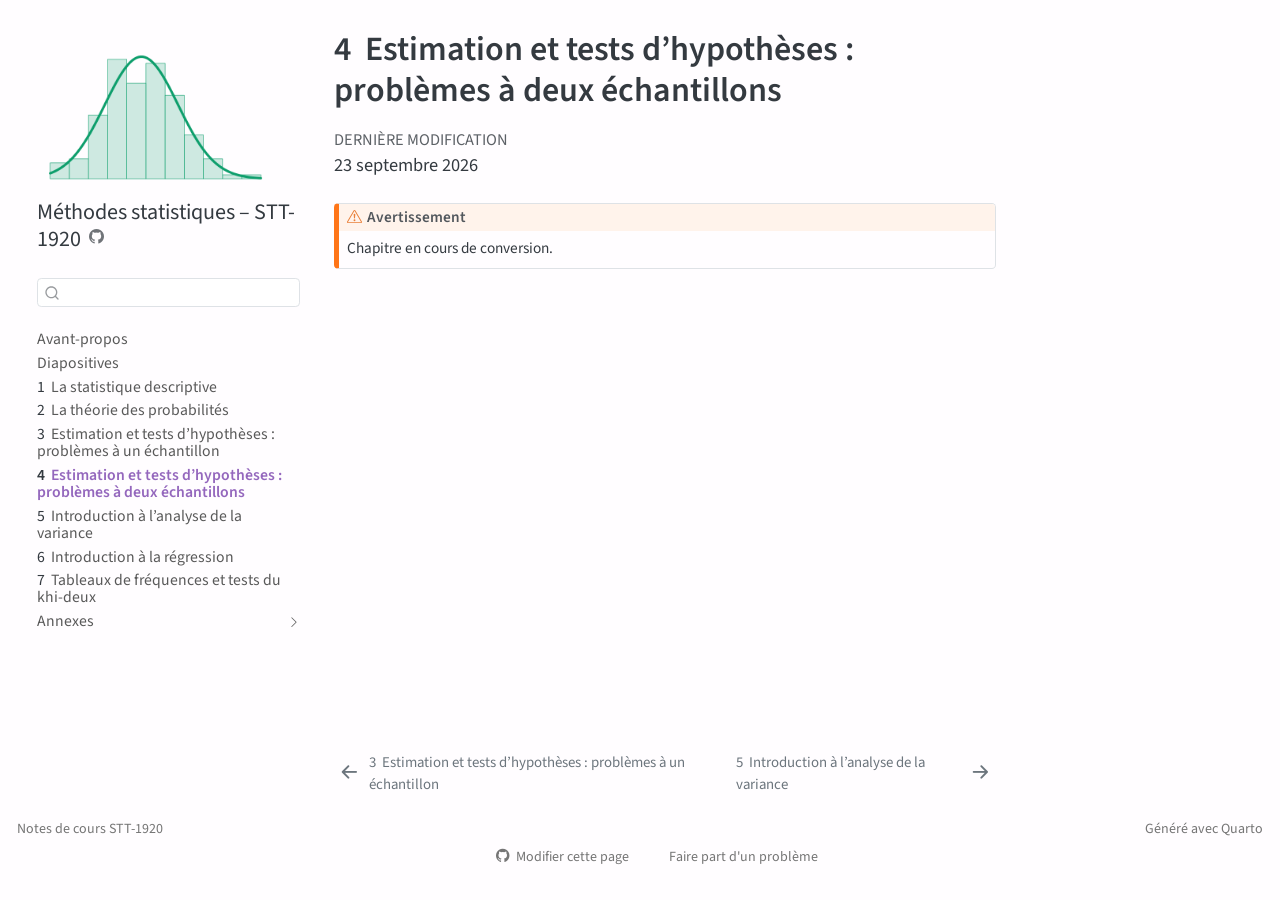
<file: _book/04-deux-echantillons.html>
<!DOCTYPE html>
<html xmlns="http://www.w3.org/1999/xhtml" lang="fr" xml:lang="fr"><head>

<meta charset="utf-8">
<meta name="generator" content="quarto-1.10.18">

<meta name="viewport" content="width=device-width, initial-scale=1.0, user-scalable=yes">


<title>4&nbsp; Estimation et tests d’hypothèses : problèmes à deux échantillons – Méthodes statistiques -- STT-1920</title>
<style>
/* Default styles provided by pandoc.
** See https://pandoc.org/MANUAL.html#variables-for-html for config info.
*/
span.smallcaps{font-variant: small-caps;}
div.columns{display: flex; gap: 1.5em;}
div.column{flex: auto;}
@media screen {
div.columns{gap: min(4vw, 1.5em);}
div.column{overflow-x: auto;}
}
div.hanging-indent{margin-left: 1.5em; text-indent: -1.5em;}
ul.task-list{list-style: none;}
ul.task-list li input[type="checkbox"] {
  width: 0.8em;
  margin: 0 0.8em 0.2em -1em; /* quarto-specific, see https://github.com/quarto-dev/quarto-cli/issues/4556 */ 
  vertical-align: middle;
}
</style>


<script src="site_libs/quarto-nav/quarto-nav.js"></script>
<script src="site_libs/quarto-nav/headroom.min.js"></script>
<script src="site_libs/clipboard/clipboard.min.js"></script>
<script src="site_libs/quarto-search/autocomplete.umd.js"></script>
<script src="site_libs/quarto-search/fuse.min.js"></script>
<script src="site_libs/quarto-search/quarto-search.js"></script>
<meta name="quarto:offset" content="./">
<link href="./05-anova.html" rel="next">
<link href="./03-un-echantillon.html" rel="prev">
<script src="site_libs/quarto-html/quarto.js" type="module"></script>
<script src="site_libs/quarto-html/tabsets/tabsets.js" type="module"></script>
<script src="site_libs/quarto-html/popper.min.js"></script>
<script src="site_libs/quarto-html/tippy.umd.min.js"></script>
<script src="site_libs/quarto-html/anchor.min.js"></script>
<link href="site_libs/quarto-html/tippy.css" rel="stylesheet">
<link href="site_libs/quarto-html/quarto-syntax-highlighting-64a204ab8560d761af7679ceaba22944.css" rel="stylesheet" id="quarto-text-highlighting-styles">
<script src="site_libs/bootstrap/bootstrap.min.js"></script>
<link href="site_libs/bootstrap/bootstrap-icons.css" rel="stylesheet">
<link href="site_libs/bootstrap/bootstrap-5876300e3b422b9fe1fffaa7b75e9b96.min.css" rel="stylesheet" append-hash="true" id="quarto-bootstrap" data-mode="light">
<script id="quarto-search-options" type="application/json">{
  "location": "sidebar",
  "copy-button": false,
  "collapse-after": 3,
  "panel-placement": "start",
  "type": "textbox",
  "limit": 50,
  "keyboard-shortcut": [
    "f",
    "/",
    "s"
  ],
  "show-item-context": false,
  "language": {
    "search-no-results-text": "Pas de résultats",
    "search-matching-documents-text": "documents trouvés",
    "search-copy-link-title": "Copier le lien vers la recherche",
    "search-hide-matches-text": "Cacher les correspondances additionnelles",
    "search-more-match-text": "correspondance de plus dans ce document",
    "search-more-matches-text": "correspondances de plus dans ce document",
    "search-clear-button-title": "Effacer",
    "search-text-placeholder": "",
    "search-detached-cancel-button-title": "Annuler",
    "search-submit-button-title": "Envoyer",
    "search-label": "Recherche"
  }
}</script>
<style>html{ scroll-behavior: smooth; }</style>


<link rel="stylesheet" href="styles.css">
</head>

<body class="nav-sidebar floating quarto-light">

<div id="quarto-search-results"></div>
  <header id="quarto-header" class="headroom fixed-top">
  <nav class="quarto-secondary-nav">
    <div class="container-fluid d-flex">
      <button type="button" class="quarto-btn-toggle btn" data-bs-toggle="collapse" role="button" data-bs-target=".quarto-sidebar-collapse-item" aria-controls="quarto-sidebar" aria-expanded="false" aria-label="Basculer la barre latérale" onclick="if (window.quartoToggleHeadroom) { window.quartoToggleHeadroom(); }">
        <i class="bi bi-layout-text-sidebar-reverse"></i>
      </button>
        <nav class="quarto-page-breadcrumbs" aria-label="breadcrumb"><ol class="breadcrumb"><li class="breadcrumb-item"><a href="./04-deux-echantillons.html"><span class="chapter-number">4</span>&nbsp; <span class="chapter-title">Estimation et tests d’hypothèses : problèmes à deux échantillons</span></a></li></ol></nav>
        <a class="flex-grow-1" role="navigation" data-bs-toggle="collapse" data-bs-target=".quarto-sidebar-collapse-item" aria-controls="quarto-sidebar" aria-expanded="false" aria-label="Basculer la barre latérale" onclick="if (window.quartoToggleHeadroom) { window.quartoToggleHeadroom(); }">      
        </a>
      <button type="button" class="btn quarto-search-button" aria-label="Recherche" onclick="window.quartoOpenSearch();">
        <i class="bi bi-search"></i>
      </button>
    </div>
  </nav>
</header>
<!-- content -->
<div id="quarto-content" class="quarto-container page-columns page-rows-contents page-layout-article">
<!-- sidebar -->
  <nav id="quarto-sidebar" class="sidebar collapse collapse-horizontal quarto-sidebar-collapse-item sidebar-navigation floating overflow-auto">
    <div class="pt-lg-2 mt-2 text-left sidebar-header sidebar-header-stacked">
      <a href="./index.html" class="sidebar-logo-link">
      <img src="./images/logo.png" alt="" class="sidebar-logo light-content py-0 d-lg-inline d-none">
      <img src="./images/logo.png" alt="" class="sidebar-logo dark-content py-0 d-lg-inline d-none">
      </a>
    <div class="sidebar-title mb-0 py-0">
      <a href="./">Méthodes statistiques – STT-1920</a> 
        <div class="sidebar-tools-main">
    <a href="https://github.com/JulienMiron/stt1920" title="Code source" class="quarto-navigation-tool px-1" aria-label="Code source"><i class="bi bi-github"></i></a>
</div>
    </div>
      </div>
        <div class="mt-2 flex-shrink-0 align-items-center">
        <div class="sidebar-search">
        <div id="quarto-search" class="" title="Recherche"></div>
        </div>
        </div>
    <div class="sidebar-menu-container"> 
    <ul class="list-unstyled mt-1">
        <li class="sidebar-item">
  <div class="sidebar-item-container"> 
  <a href="./index.html" class="sidebar-item-text sidebar-link">
 <span class="menu-text">Avant-propos</span></a>
  </div>
</li>
        <li class="sidebar-item">
  <div class="sidebar-item-container"> 
  <a href="./diapos.html" class="sidebar-item-text sidebar-link">
 <span class="menu-text">Diapositives</span></a>
  </div>
</li>
        <li class="sidebar-item">
  <div class="sidebar-item-container"> 
  <a href="./01-statistique-descriptive.html" class="sidebar-item-text sidebar-link">
 <span class="menu-text"><span class="chapter-number">1</span>&nbsp; <span class="chapter-title">La statistique descriptive</span></span></a>
  </div>
</li>
        <li class="sidebar-item">
  <div class="sidebar-item-container"> 
  <a href="./02-probabilites.html" class="sidebar-item-text sidebar-link">
 <span class="menu-text"><span class="chapter-number">2</span>&nbsp; <span class="chapter-title">La théorie des probabilités</span></span></a>
  </div>
</li>
        <li class="sidebar-item">
  <div class="sidebar-item-container"> 
  <a href="./03-un-echantillon.html" class="sidebar-item-text sidebar-link">
 <span class="menu-text"><span class="chapter-number">3</span>&nbsp; <span class="chapter-title">Estimation et tests d’hypothèses : problèmes à un échantillon</span></span></a>
  </div>
</li>
        <li class="sidebar-item">
  <div class="sidebar-item-container"> 
  <a href="./04-deux-echantillons.html" class="sidebar-item-text sidebar-link active">
 <span class="menu-text"><span class="chapter-number">4</span>&nbsp; <span class="chapter-title">Estimation et tests d’hypothèses : problèmes à deux échantillons</span></span></a>
  </div>
</li>
        <li class="sidebar-item">
  <div class="sidebar-item-container"> 
  <a href="./05-anova.html" class="sidebar-item-text sidebar-link">
 <span class="menu-text"><span class="chapter-number">5</span>&nbsp; <span class="chapter-title">Introduction à l’analyse de la variance</span></span></a>
  </div>
</li>
        <li class="sidebar-item">
  <div class="sidebar-item-container"> 
  <a href="./06-regression.html" class="sidebar-item-text sidebar-link">
 <span class="menu-text"><span class="chapter-number">6</span>&nbsp; <span class="chapter-title">Introduction à la régression</span></span></a>
  </div>
</li>
        <li class="sidebar-item">
  <div class="sidebar-item-container"> 
  <a href="./07-khi-deux.html" class="sidebar-item-text sidebar-link">
 <span class="menu-text"><span class="chapter-number">7</span>&nbsp; <span class="chapter-title">Tableaux de fréquences et tests du khi-deux</span></span></a>
  </div>
</li>
        <li class="sidebar-item sidebar-item-section">
      <div class="sidebar-item-container"> 
            <a class="sidebar-item-text sidebar-link text-start collapsed" data-bs-toggle="collapse" data-bs-target="#quarto-sidebar-section-1" role="navigation" aria-expanded="false">
 <span class="menu-text">Annexes</span></a>
          <a class="sidebar-item-toggle text-start collapsed" data-bs-toggle="collapse" data-bs-target="#quarto-sidebar-section-1" role="navigation" aria-expanded="false" aria-label="Basculer la section">
            <i class="bi bi-chevron-right ms-2"></i>
          </a> 
      </div>
      <ul id="quarto-sidebar-section-1" class="collapse list-unstyled sidebar-section depth1 ">  
          <li class="sidebar-item">
  <div class="sidebar-item-container"> 
  <a href="./A-tables.html" class="sidebar-item-text sidebar-link">
 <span class="menu-text"><span class="chapter-number">A</span>&nbsp; <span class="chapter-title">Tables de distributions</span></span></a>
  </div>
</li>
      </ul>
  </li>
    </ul>
    </div>
</nav>
<div id="quarto-sidebar-glass" class="quarto-sidebar-collapse-item" data-bs-toggle="collapse" data-bs-target=".quarto-sidebar-collapse-item"></div>
<!-- margin-sidebar -->
    <div id="quarto-margin-sidebar" class="sidebar margin-sidebar zindex-bottom">
        
    </div>
<!-- main -->
<main class="content" id="quarto-document-content">

<header id="title-block-header" class="quarto-title-block default">
<div class="quarto-title">
<h1 class="title"><span class="chapter-number">4</span>&nbsp; <span class="chapter-title">Estimation et tests d’hypothèses : problèmes à deux échantillons</span></h1>
</div>



<div class="quarto-title-meta">

    
  
    <div>
    <div class="quarto-title-meta-heading">Dernière modification</div>
    <div class="quarto-title-meta-contents">
      <p class="date-modified">23 septembre 2026</p>
    </div>
  </div>
    
  </div>
  


</header>


<div class="callout callout-style-default callout-warning callout-titled">
<div class="callout-header d-flex align-content-center">
<div class="callout-icon-container">
<i class="callout-icon"></i>
</div>
<div class="callout-title-container flex-fill">
Avertissement
</div>
</div>
<div class="callout-body-container callout-body">
<p>Chapitre en cours de conversion.</p>
</div>
</div>



</main> <!-- /main -->
<script id="quarto-html-after-body" type="application/javascript">
  window.document.addEventListener("DOMContentLoaded", function (event) {
    const icon = "";
    const anchorJS = new window.AnchorJS();
    anchorJS.options = {
      placement: 'right',
      icon: icon
    };
    anchorJS.add('.anchored');
    const isCodeAnnotation = (el) => {
      for (const clz of el.classList) {
        if (clz.startsWith('code-annotation-')) {                     
          return true;
        }
      }
      return false;
    }
    const onCopySuccess = function(e) {
      // button target
      const button = e.trigger;
      // don't keep focus
      button.blur();
      // flash "checked"
      button.classList.add('code-copy-button-checked');
      var currentTitle = button.getAttribute("title");
      button.setAttribute("title", "Copié");
      let tooltip;
      if (window.bootstrap) {
        button.setAttribute("data-bs-toggle", "tooltip");
        button.setAttribute("data-bs-placement", "left");
        button.setAttribute("data-bs-title", "Copié");
        tooltip = new bootstrap.Tooltip(button, 
          { trigger: "manual", 
            customClass: "code-copy-button-tooltip",
            offset: [0, -8]});
        tooltip.show();    
      }
      setTimeout(function() {
        if (tooltip) {
          tooltip.hide();
          button.removeAttribute("data-bs-title");
          button.removeAttribute("data-bs-toggle");
          button.removeAttribute("data-bs-placement");
        }
        button.setAttribute("title", currentTitle);
        button.classList.remove('code-copy-button-checked');
      }, 1000);
      // clear code selection
      e.clearSelection();
    }
    const getTextToCopy = function(trigger) {
      const outerScaffold = trigger.parentElement.cloneNode(true);
      const codeEl = outerScaffold.querySelector('code');
      for (const childEl of codeEl.children) {
        if (isCodeAnnotation(childEl)) {
          childEl.remove();
        }
      }
      return codeEl.innerText;
    }
    const clipboard = new window.ClipboardJS('.code-copy-button:not([data-in-quarto-modal])', {
      text: getTextToCopy
    });
    clipboard.on('success', onCopySuccess);
    if (window.document.getElementById('quarto-embedded-source-code-modal')) {
      const clipboardModal = new window.ClipboardJS('.code-copy-button[data-in-quarto-modal]', {
        text: getTextToCopy,
        container: window.document.getElementById('quarto-embedded-source-code-modal')
      });
      clipboardModal.on('success', onCopySuccess);
    }
      var localhostRegex = new RegExp(/^(?:http|https):\/\/localhost\:?[0-9]*\//);
      var mailtoRegex = new RegExp(/^mailto:/);
        var filterRegex = new RegExp("https:\/\/JulienMiron\.github\.io\/stt1920\/");
      var isInternal = (href) => {
          return filterRegex.test(href) || localhostRegex.test(href) || mailtoRegex.test(href);
      }
      // Inspect non-navigation links and adorn them if external
     var links = window.document.querySelectorAll('a[href]:not(.nav-link):not(.navbar-brand):not(.toc-action):not(.sidebar-link):not(.sidebar-item-toggle):not(.pagination-link):not(.no-external):not([aria-hidden]):not(.dropdown-item):not(.quarto-navigation-tool):not(.about-link)');
      for (var i=0; i<links.length; i++) {
        const link = links[i];
        if (!isInternal(link.href)) {
          // undo the damage that might have been done by quarto-nav.js in the case of
          // links that we want to consider external
          if (link.dataset.originalHref !== undefined) {
            link.href = link.dataset.originalHref;
          }
        }
      }
    function tippyHover(el, contentFn, onTriggerFn, onUntriggerFn) {
      const config = {
        allowHTML: true,
        maxWidth: 500,
        delay: 100,
        arrow: false,
        appendTo: function(el) {
            return el.parentElement;
        },
        interactive: true,
        interactiveBorder: 10,
        theme: 'quarto',
        placement: 'bottom-start',
      };
      if (contentFn) {
        config.content = contentFn;
      }
      if (onTriggerFn) {
        config.onTrigger = onTriggerFn;
      }
      if (onUntriggerFn) {
        config.onUntrigger = onUntriggerFn;
      }
      window.tippy(el, config); 
    }
    const noterefs = window.document.querySelectorAll('a[role="doc-noteref"]');
    for (var i=0; i<noterefs.length; i++) {
      const ref = noterefs[i];
      tippyHover(ref, function() {
        // use id or data attribute instead here
        let href = ref.getAttribute('data-footnote-href') || ref.getAttribute('href');
        try { href = new URL(href).hash; } catch {}
        const id = href.replace(/^#\/?/, "");
        const note = window.document.getElementById(id);
        if (note) {
          return note.innerHTML;
        } else {
          return "";
        }
      });
    }
    const xrefs = window.document.querySelectorAll('a.quarto-xref');
    const processXRef = (id, note) => {
      // Strip column container classes
      const stripColumnClz = (el) => {
        el.classList.remove("page-full", "page-columns");
        if (el.children) {
          for (const child of el.children) {
            stripColumnClz(child);
          }
        }
      }
      stripColumnClz(note)
      if (id === null || id.startsWith('sec-')) {
        // Special case sections, only their first couple elements
        const container = document.createElement("div");
        if (note.children && note.children.length > 2) {
          container.appendChild(note.children[0].cloneNode(true));
          for (let i = 1; i < note.children.length; i++) {
            const child = note.children[i];
            if (child.tagName === "P" && child.innerText === "") {
              continue;
            } else {
              container.appendChild(child.cloneNode(true));
              break;
            }
          }
          if (window.Quarto?.typesetMath) {
            window.Quarto.typesetMath(container);
          }
          return container.innerHTML
        } else {
          if (window.Quarto?.typesetMath) {
            window.Quarto.typesetMath(note);
          }
          return note.innerHTML;
        }
      } else {
        // Remove any anchor links if they are present
        const anchorLink = note.querySelector('a.anchorjs-link');
        if (anchorLink) {
          anchorLink.remove();
        }
        if (window.Quarto?.typesetMath) {
          window.Quarto.typesetMath(note);
        }
        if (note.classList.contains("callout")) {
          return note.outerHTML;
        } else {
          return note.innerHTML;
        }
      }
    }
    for (var i=0; i<xrefs.length; i++) {
      const xref = xrefs[i];
      tippyHover(xref, undefined, function(instance) {
        instance.disable();
        let url = xref.getAttribute('href');
        let hash = undefined; 
        if (url.startsWith('#')) {
          hash = url;
        } else {
          try { hash = new URL(url).hash; } catch {}
        }
        if (hash) {
          const id = hash.replace(/^#\/?/, "");
          const note = window.document.getElementById(id);
          if (note !== null) {
            try {
              const html = processXRef(id, note.cloneNode(true));
              instance.setContent(html);
            } finally {
              instance.enable();
              instance.show();
            }
          } else {
            // See if we can fetch this
            fetch(url.split('#')[0])
            .then(res => res.text())
            .then(html => {
              const parser = new DOMParser();
              const htmlDoc = parser.parseFromString(html, "text/html");
              const note = htmlDoc.getElementById(id);
              if (note !== null) {
                const html = processXRef(id, note);
                instance.setContent(html);
              } 
            }).finally(() => {
              instance.enable();
              instance.show();
            });
          }
        } else {
          // See if we can fetch a full url (with no hash to target)
          // This is a special case and we should probably do some content thinning / targeting
          fetch(url)
          .then(res => res.text())
          .then(html => {
            const parser = new DOMParser();
            const htmlDoc = parser.parseFromString(html, "text/html");
            const note = htmlDoc.querySelector('main.content');
            if (note !== null) {
              // This should only happen for chapter cross references
              // (since there is no id in the URL)
              // remove the first header
              if (note.children.length > 0 && note.children[0].tagName === "HEADER") {
                note.children[0].remove();
              }
              const html = processXRef(null, note);
              instance.setContent(html);
            } 
          }).finally(() => {
            instance.enable();
            instance.show();
          });
        }
      }, function(instance) {
      });
    }
        let selectedAnnoteEl;
        const selectorForAnnotation = ( cell, annotation) => {
          let cellAttr = 'data-code-cell="' + cell + '"';
          let lineAttr = 'data-code-annotation="' +  annotation + '"';
          const selector = 'span[' + cellAttr + '][' + lineAttr + ']';
          return selector;
        }
        const selectCodeLines = (annoteEl) => {
          const doc = window.document;
          const targetCell = annoteEl.getAttribute("data-target-cell");
          const targetAnnotation = annoteEl.getAttribute("data-target-annotation");
          const annoteSpan = window.document.querySelector(selectorForAnnotation(targetCell, targetAnnotation));
          const lines = annoteSpan.getAttribute("data-code-lines").split(",");
          const lineIds = lines.map((line) => {
            return targetCell + "-" + line;
          })
          let top = null;
          let height = null;
          let parent = null;
          if (lineIds.length > 0) {
              //compute the position of the single el (top and bottom and make a div)
              const el = window.document.getElementById(lineIds[0]);
              top = el.offsetTop;
              height = el.offsetHeight;
              parent = el.parentElement.parentElement;
            if (lineIds.length > 1) {
              const lastEl = window.document.getElementById(lineIds[lineIds.length - 1]);
              const bottom = lastEl.offsetTop + lastEl.offsetHeight;
              height = bottom - top;
            }
            if (top !== null && height !== null && parent !== null) {
              // cook up a div (if necessary) and position it 
              let div = window.document.getElementById("code-annotation-line-highlight");
              if (div === null) {
                div = window.document.createElement("div");
                div.setAttribute("id", "code-annotation-line-highlight");
                div.style.position = 'absolute';
                parent.appendChild(div);
              }
              div.style.top = top - 2 + "px";
              div.style.height = height + 4 + "px";
              div.style.left = 0;
              let gutterDiv = window.document.getElementById("code-annotation-line-highlight-gutter");
              if (gutterDiv === null) {
                gutterDiv = window.document.createElement("div");
                gutterDiv.setAttribute("id", "code-annotation-line-highlight-gutter");
                gutterDiv.style.position = 'absolute';
                const codeCell = window.document.getElementById(targetCell);
                const gutter = codeCell.querySelector('.code-annotation-gutter');
                gutter.appendChild(gutterDiv);
              }
              gutterDiv.style.top = top - 2 + "px";
              gutterDiv.style.height = height + 4 + "px";
            }
            selectedAnnoteEl = annoteEl;
          }
        };
        const unselectCodeLines = () => {
          const elementsIds = ["code-annotation-line-highlight", "code-annotation-line-highlight-gutter"];
          elementsIds.forEach((elId) => {
            const div = window.document.getElementById(elId);
            if (div) {
              div.remove();
            }
          });
          selectedAnnoteEl = undefined;
        };
          // Handle positioning of the toggle
      window.addEventListener(
        "resize",
        throttle(() => {
          elRect = undefined;
          if (selectedAnnoteEl) {
            selectCodeLines(selectedAnnoteEl);
          }
        }, 10)
      );
      function throttle(fn, ms) {
      let throttle = false;
      let timer;
        return (...args) => {
          if(!throttle) { // first call gets through
              fn.apply(this, args);
              throttle = true;
          } else { // all the others get throttled
              if(timer) clearTimeout(timer); // cancel #2
              timer = setTimeout(() => {
                fn.apply(this, args);
                timer = throttle = false;
              }, ms);
          }
        };
      }
        // Attach click handler to the DT
        const annoteDls = window.document.querySelectorAll('dt[data-target-cell]');
        for (const annoteDlNode of annoteDls) {
          annoteDlNode.addEventListener('click', (event) => {
            const clickedEl = event.target;
            if (clickedEl !== selectedAnnoteEl) {
              unselectCodeLines();
              const activeEl = window.document.querySelector('dt[data-target-cell].code-annotation-active');
              if (activeEl) {
                activeEl.classList.remove('code-annotation-active');
              }
              selectCodeLines(clickedEl);
              clickedEl.classList.add('code-annotation-active');
            } else {
              // Unselect the line
              unselectCodeLines();
              clickedEl.classList.remove('code-annotation-active');
            }
          });
        }
    const findCites = (el) => {
      const parentEl = el.parentElement;
      if (parentEl) {
        const cites = parentEl.dataset.cites;
        if (cites) {
          return {
            el,
            cites: cites.split(' ')
          };
        } else {
          return findCites(el.parentElement)
        }
      } else {
        return undefined;
      }
    };
    var bibliorefs = window.document.querySelectorAll('a[role="doc-biblioref"]');
    for (var i=0; i<bibliorefs.length; i++) {
      const ref = bibliorefs[i];
      const citeInfo = findCites(ref);
      if (citeInfo) {
        tippyHover(citeInfo.el, function() {
          var popup = window.document.createElement('div');
          citeInfo.cites.forEach(function(cite) {
            var citeDiv = window.document.createElement('div');
            citeDiv.classList.add('hanging-indent');
            citeDiv.classList.add('csl-entry');
            var biblioDiv = window.document.getElementById('ref-' + cite);
            if (biblioDiv) {
              citeDiv.innerHTML = biblioDiv.innerHTML;
            }
            popup.appendChild(citeDiv);
          });
          return popup.innerHTML;
        });
      }
    }
  });
  </script>
<nav class="page-navigation">
  <div class="nav-page nav-page-previous">
      <a href="./03-un-echantillon.html" class="pagination-link" aria-label="Estimation et tests d'hypothèses : problèmes à un échantillon">
        <i class="bi bi-arrow-left-short"></i> <span class="nav-page-text"><span class="chapter-number">3</span>&nbsp; <span class="chapter-title">Estimation et tests d’hypothèses : problèmes à un échantillon</span></span>
      </a>          
  </div>
  <div class="nav-page nav-page-next">
      <a href="./05-anova.html" class="pagination-link" aria-label="Introduction à l'analyse de la variance">
        <span class="nav-page-text"><span class="chapter-number">5</span>&nbsp; <span class="chapter-title">Introduction à l’analyse de la variance</span></span> <i class="bi bi-arrow-right-short"></i>
      </a>
  </div>
</nav>
</div> <!-- /content -->
<footer class="footer">
  <div class="nav-footer">
    <div class="nav-footer-left">
<p>Notes de cours STT-1920</p>
</div>   
    <div class="nav-footer-center">
      &nbsp;
    <div class="toc-actions"><ul><li><a href="https://github.com/JulienMiron/stt1920/edit/main/04-deux-echantillons.qmd" class="toc-action"><i class="bi bi-github"></i>Modifier cette page</a></li><li><a href="https://github.com/JulienMiron/stt1920/issues/new" class="toc-action"><i class="bi empty"></i>Faire part d'un problème</a></li></ul></div></div>
    <div class="nav-footer-right">
<p>Généré avec Quarto</p>
</div>
  </div>
</footer>




<script src="site_libs/quarto-html/zenscroll-min.js"></script>
</body></html>
</file>
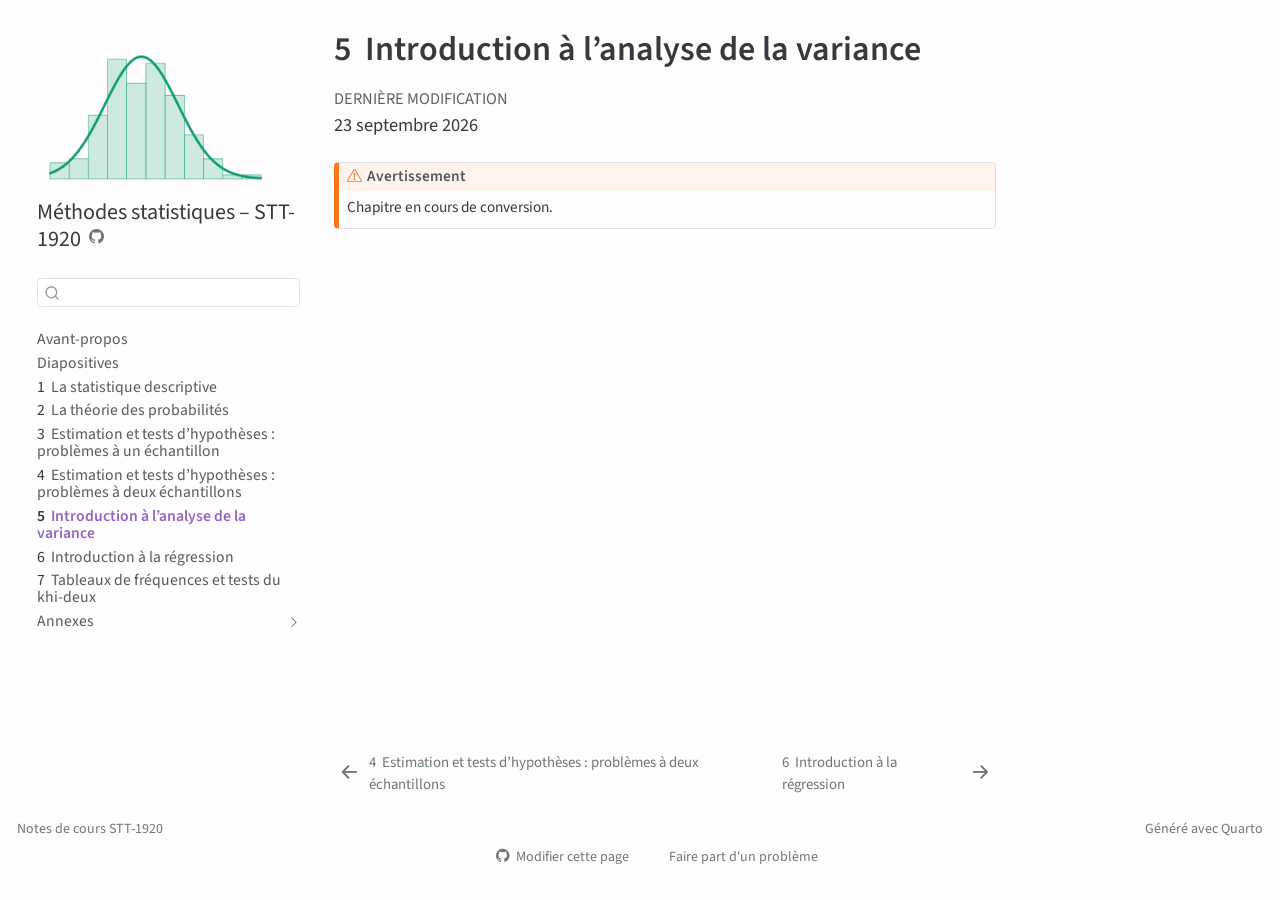
<file: _book/05-anova.html>
<!DOCTYPE html>
<html xmlns="http://www.w3.org/1999/xhtml" lang="fr" xml:lang="fr"><head>

<meta charset="utf-8">
<meta name="generator" content="quarto-1.10.18">

<meta name="viewport" content="width=device-width, initial-scale=1.0, user-scalable=yes">


<title>5&nbsp; Introduction à l’analyse de la variance – Méthodes statistiques -- STT-1920</title>
<style>
/* Default styles provided by pandoc.
** See https://pandoc.org/MANUAL.html#variables-for-html for config info.
*/
span.smallcaps{font-variant: small-caps;}
div.columns{display: flex; gap: 1.5em;}
div.column{flex: auto;}
@media screen {
div.columns{gap: min(4vw, 1.5em);}
div.column{overflow-x: auto;}
}
div.hanging-indent{margin-left: 1.5em; text-indent: -1.5em;}
ul.task-list{list-style: none;}
ul.task-list li input[type="checkbox"] {
  width: 0.8em;
  margin: 0 0.8em 0.2em -1em; /* quarto-specific, see https://github.com/quarto-dev/quarto-cli/issues/4556 */ 
  vertical-align: middle;
}
</style>


<script src="site_libs/quarto-nav/quarto-nav.js"></script>
<script src="site_libs/quarto-nav/headroom.min.js"></script>
<script src="site_libs/clipboard/clipboard.min.js"></script>
<script src="site_libs/quarto-search/autocomplete.umd.js"></script>
<script src="site_libs/quarto-search/fuse.min.js"></script>
<script src="site_libs/quarto-search/quarto-search.js"></script>
<meta name="quarto:offset" content="./">
<link href="./06-regression.html" rel="next">
<link href="./04-deux-echantillons.html" rel="prev">
<script src="site_libs/quarto-html/quarto.js" type="module"></script>
<script src="site_libs/quarto-html/tabsets/tabsets.js" type="module"></script>
<script src="site_libs/quarto-html/popper.min.js"></script>
<script src="site_libs/quarto-html/tippy.umd.min.js"></script>
<script src="site_libs/quarto-html/anchor.min.js"></script>
<link href="site_libs/quarto-html/tippy.css" rel="stylesheet">
<link href="site_libs/quarto-html/quarto-syntax-highlighting-64a204ab8560d761af7679ceaba22944.css" rel="stylesheet" id="quarto-text-highlighting-styles">
<script src="site_libs/bootstrap/bootstrap.min.js"></script>
<link href="site_libs/bootstrap/bootstrap-icons.css" rel="stylesheet">
<link href="site_libs/bootstrap/bootstrap-5876300e3b422b9fe1fffaa7b75e9b96.min.css" rel="stylesheet" append-hash="true" id="quarto-bootstrap" data-mode="light">
<script id="quarto-search-options" type="application/json">{
  "location": "sidebar",
  "copy-button": false,
  "collapse-after": 3,
  "panel-placement": "start",
  "type": "textbox",
  "limit": 50,
  "keyboard-shortcut": [
    "f",
    "/",
    "s"
  ],
  "show-item-context": false,
  "language": {
    "search-no-results-text": "Pas de résultats",
    "search-matching-documents-text": "documents trouvés",
    "search-copy-link-title": "Copier le lien vers la recherche",
    "search-hide-matches-text": "Cacher les correspondances additionnelles",
    "search-more-match-text": "correspondance de plus dans ce document",
    "search-more-matches-text": "correspondances de plus dans ce document",
    "search-clear-button-title": "Effacer",
    "search-text-placeholder": "",
    "search-detached-cancel-button-title": "Annuler",
    "search-submit-button-title": "Envoyer",
    "search-label": "Recherche"
  }
}</script>
<style>html{ scroll-behavior: smooth; }</style>


<link rel="stylesheet" href="styles.css">
</head>

<body class="nav-sidebar floating quarto-light">

<div id="quarto-search-results"></div>
  <header id="quarto-header" class="headroom fixed-top">
  <nav class="quarto-secondary-nav">
    <div class="container-fluid d-flex">
      <button type="button" class="quarto-btn-toggle btn" data-bs-toggle="collapse" role="button" data-bs-target=".quarto-sidebar-collapse-item" aria-controls="quarto-sidebar" aria-expanded="false" aria-label="Basculer la barre latérale" onclick="if (window.quartoToggleHeadroom) { window.quartoToggleHeadroom(); }">
        <i class="bi bi-layout-text-sidebar-reverse"></i>
      </button>
        <nav class="quarto-page-breadcrumbs" aria-label="breadcrumb"><ol class="breadcrumb"><li class="breadcrumb-item"><a href="./05-anova.html"><span class="chapter-number">5</span>&nbsp; <span class="chapter-title">Introduction à l’analyse de la variance</span></a></li></ol></nav>
        <a class="flex-grow-1" role="navigation" data-bs-toggle="collapse" data-bs-target=".quarto-sidebar-collapse-item" aria-controls="quarto-sidebar" aria-expanded="false" aria-label="Basculer la barre latérale" onclick="if (window.quartoToggleHeadroom) { window.quartoToggleHeadroom(); }">      
        </a>
      <button type="button" class="btn quarto-search-button" aria-label="Recherche" onclick="window.quartoOpenSearch();">
        <i class="bi bi-search"></i>
      </button>
    </div>
  </nav>
</header>
<!-- content -->
<div id="quarto-content" class="quarto-container page-columns page-rows-contents page-layout-article">
<!-- sidebar -->
  <nav id="quarto-sidebar" class="sidebar collapse collapse-horizontal quarto-sidebar-collapse-item sidebar-navigation floating overflow-auto">
    <div class="pt-lg-2 mt-2 text-left sidebar-header sidebar-header-stacked">
      <a href="./index.html" class="sidebar-logo-link">
      <img src="./images/logo.png" alt="" class="sidebar-logo light-content py-0 d-lg-inline d-none">
      <img src="./images/logo.png" alt="" class="sidebar-logo dark-content py-0 d-lg-inline d-none">
      </a>
    <div class="sidebar-title mb-0 py-0">
      <a href="./">Méthodes statistiques – STT-1920</a> 
        <div class="sidebar-tools-main">
    <a href="https://github.com/JulienMiron/stt1920" title="Code source" class="quarto-navigation-tool px-1" aria-label="Code source"><i class="bi bi-github"></i></a>
</div>
    </div>
      </div>
        <div class="mt-2 flex-shrink-0 align-items-center">
        <div class="sidebar-search">
        <div id="quarto-search" class="" title="Recherche"></div>
        </div>
        </div>
    <div class="sidebar-menu-container"> 
    <ul class="list-unstyled mt-1">
        <li class="sidebar-item">
  <div class="sidebar-item-container"> 
  <a href="./index.html" class="sidebar-item-text sidebar-link">
 <span class="menu-text">Avant-propos</span></a>
  </div>
</li>
        <li class="sidebar-item">
  <div class="sidebar-item-container"> 
  <a href="./diapos.html" class="sidebar-item-text sidebar-link">
 <span class="menu-text">Diapositives</span></a>
  </div>
</li>
        <li class="sidebar-item">
  <div class="sidebar-item-container"> 
  <a href="./01-statistique-descriptive.html" class="sidebar-item-text sidebar-link">
 <span class="menu-text"><span class="chapter-number">1</span>&nbsp; <span class="chapter-title">La statistique descriptive</span></span></a>
  </div>
</li>
        <li class="sidebar-item">
  <div class="sidebar-item-container"> 
  <a href="./02-probabilites.html" class="sidebar-item-text sidebar-link">
 <span class="menu-text"><span class="chapter-number">2</span>&nbsp; <span class="chapter-title">La théorie des probabilités</span></span></a>
  </div>
</li>
        <li class="sidebar-item">
  <div class="sidebar-item-container"> 
  <a href="./03-un-echantillon.html" class="sidebar-item-text sidebar-link">
 <span class="menu-text"><span class="chapter-number">3</span>&nbsp; <span class="chapter-title">Estimation et tests d’hypothèses : problèmes à un échantillon</span></span></a>
  </div>
</li>
        <li class="sidebar-item">
  <div class="sidebar-item-container"> 
  <a href="./04-deux-echantillons.html" class="sidebar-item-text sidebar-link">
 <span class="menu-text"><span class="chapter-number">4</span>&nbsp; <span class="chapter-title">Estimation et tests d’hypothèses : problèmes à deux échantillons</span></span></a>
  </div>
</li>
        <li class="sidebar-item">
  <div class="sidebar-item-container"> 
  <a href="./05-anova.html" class="sidebar-item-text sidebar-link active">
 <span class="menu-text"><span class="chapter-number">5</span>&nbsp; <span class="chapter-title">Introduction à l’analyse de la variance</span></span></a>
  </div>
</li>
        <li class="sidebar-item">
  <div class="sidebar-item-container"> 
  <a href="./06-regression.html" class="sidebar-item-text sidebar-link">
 <span class="menu-text"><span class="chapter-number">6</span>&nbsp; <span class="chapter-title">Introduction à la régression</span></span></a>
  </div>
</li>
        <li class="sidebar-item">
  <div class="sidebar-item-container"> 
  <a href="./07-khi-deux.html" class="sidebar-item-text sidebar-link">
 <span class="menu-text"><span class="chapter-number">7</span>&nbsp; <span class="chapter-title">Tableaux de fréquences et tests du khi-deux</span></span></a>
  </div>
</li>
        <li class="sidebar-item sidebar-item-section">
      <div class="sidebar-item-container"> 
            <a class="sidebar-item-text sidebar-link text-start collapsed" data-bs-toggle="collapse" data-bs-target="#quarto-sidebar-section-1" role="navigation" aria-expanded="false">
 <span class="menu-text">Annexes</span></a>
          <a class="sidebar-item-toggle text-start collapsed" data-bs-toggle="collapse" data-bs-target="#quarto-sidebar-section-1" role="navigation" aria-expanded="false" aria-label="Basculer la section">
            <i class="bi bi-chevron-right ms-2"></i>
          </a> 
      </div>
      <ul id="quarto-sidebar-section-1" class="collapse list-unstyled sidebar-section depth1 ">  
          <li class="sidebar-item">
  <div class="sidebar-item-container"> 
  <a href="./A-tables.html" class="sidebar-item-text sidebar-link">
 <span class="menu-text"><span class="chapter-number">A</span>&nbsp; <span class="chapter-title">Tables de distributions</span></span></a>
  </div>
</li>
      </ul>
  </li>
    </ul>
    </div>
</nav>
<div id="quarto-sidebar-glass" class="quarto-sidebar-collapse-item" data-bs-toggle="collapse" data-bs-target=".quarto-sidebar-collapse-item"></div>
<!-- margin-sidebar -->
    <div id="quarto-margin-sidebar" class="sidebar margin-sidebar zindex-bottom">
        
    </div>
<!-- main -->
<main class="content" id="quarto-document-content">

<header id="title-block-header" class="quarto-title-block default">
<div class="quarto-title">
<h1 class="title"><span class="chapter-number">5</span>&nbsp; <span class="chapter-title">Introduction à l’analyse de la variance</span></h1>
</div>



<div class="quarto-title-meta">

    
  
    <div>
    <div class="quarto-title-meta-heading">Dernière modification</div>
    <div class="quarto-title-meta-contents">
      <p class="date-modified">23 septembre 2026</p>
    </div>
  </div>
    
  </div>
  


</header>


<div class="callout callout-style-default callout-warning callout-titled">
<div class="callout-header d-flex align-content-center">
<div class="callout-icon-container">
<i class="callout-icon"></i>
</div>
<div class="callout-title-container flex-fill">
Avertissement
</div>
</div>
<div class="callout-body-container callout-body">
<p>Chapitre en cours de conversion.</p>
</div>
</div>



</main> <!-- /main -->
<script id="quarto-html-after-body" type="application/javascript">
  window.document.addEventListener("DOMContentLoaded", function (event) {
    const icon = "";
    const anchorJS = new window.AnchorJS();
    anchorJS.options = {
      placement: 'right',
      icon: icon
    };
    anchorJS.add('.anchored');
    const isCodeAnnotation = (el) => {
      for (const clz of el.classList) {
        if (clz.startsWith('code-annotation-')) {                     
          return true;
        }
      }
      return false;
    }
    const onCopySuccess = function(e) {
      // button target
      const button = e.trigger;
      // don't keep focus
      button.blur();
      // flash "checked"
      button.classList.add('code-copy-button-checked');
      var currentTitle = button.getAttribute("title");
      button.setAttribute("title", "Copié");
      let tooltip;
      if (window.bootstrap) {
        button.setAttribute("data-bs-toggle", "tooltip");
        button.setAttribute("data-bs-placement", "left");
        button.setAttribute("data-bs-title", "Copié");
        tooltip = new bootstrap.Tooltip(button, 
          { trigger: "manual", 
            customClass: "code-copy-button-tooltip",
            offset: [0, -8]});
        tooltip.show();    
      }
      setTimeout(function() {
        if (tooltip) {
          tooltip.hide();
          button.removeAttribute("data-bs-title");
          button.removeAttribute("data-bs-toggle");
          button.removeAttribute("data-bs-placement");
        }
        button.setAttribute("title", currentTitle);
        button.classList.remove('code-copy-button-checked');
      }, 1000);
      // clear code selection
      e.clearSelection();
    }
    const getTextToCopy = function(trigger) {
      const outerScaffold = trigger.parentElement.cloneNode(true);
      const codeEl = outerScaffold.querySelector('code');
      for (const childEl of codeEl.children) {
        if (isCodeAnnotation(childEl)) {
          childEl.remove();
        }
      }
      return codeEl.innerText;
    }
    const clipboard = new window.ClipboardJS('.code-copy-button:not([data-in-quarto-modal])', {
      text: getTextToCopy
    });
    clipboard.on('success', onCopySuccess);
    if (window.document.getElementById('quarto-embedded-source-code-modal')) {
      const clipboardModal = new window.ClipboardJS('.code-copy-button[data-in-quarto-modal]', {
        text: getTextToCopy,
        container: window.document.getElementById('quarto-embedded-source-code-modal')
      });
      clipboardModal.on('success', onCopySuccess);
    }
      var localhostRegex = new RegExp(/^(?:http|https):\/\/localhost\:?[0-9]*\//);
      var mailtoRegex = new RegExp(/^mailto:/);
        var filterRegex = new RegExp("https:\/\/JulienMiron\.github\.io\/stt1920\/");
      var isInternal = (href) => {
          return filterRegex.test(href) || localhostRegex.test(href) || mailtoRegex.test(href);
      }
      // Inspect non-navigation links and adorn them if external
     var links = window.document.querySelectorAll('a[href]:not(.nav-link):not(.navbar-brand):not(.toc-action):not(.sidebar-link):not(.sidebar-item-toggle):not(.pagination-link):not(.no-external):not([aria-hidden]):not(.dropdown-item):not(.quarto-navigation-tool):not(.about-link)');
      for (var i=0; i<links.length; i++) {
        const link = links[i];
        if (!isInternal(link.href)) {
          // undo the damage that might have been done by quarto-nav.js in the case of
          // links that we want to consider external
          if (link.dataset.originalHref !== undefined) {
            link.href = link.dataset.originalHref;
          }
        }
      }
    function tippyHover(el, contentFn, onTriggerFn, onUntriggerFn) {
      const config = {
        allowHTML: true,
        maxWidth: 500,
        delay: 100,
        arrow: false,
        appendTo: function(el) {
            return el.parentElement;
        },
        interactive: true,
        interactiveBorder: 10,
        theme: 'quarto',
        placement: 'bottom-start',
      };
      if (contentFn) {
        config.content = contentFn;
      }
      if (onTriggerFn) {
        config.onTrigger = onTriggerFn;
      }
      if (onUntriggerFn) {
        config.onUntrigger = onUntriggerFn;
      }
      window.tippy(el, config); 
    }
    const noterefs = window.document.querySelectorAll('a[role="doc-noteref"]');
    for (var i=0; i<noterefs.length; i++) {
      const ref = noterefs[i];
      tippyHover(ref, function() {
        // use id or data attribute instead here
        let href = ref.getAttribute('data-footnote-href') || ref.getAttribute('href');
        try { href = new URL(href).hash; } catch {}
        const id = href.replace(/^#\/?/, "");
        const note = window.document.getElementById(id);
        if (note) {
          return note.innerHTML;
        } else {
          return "";
        }
      });
    }
    const xrefs = window.document.querySelectorAll('a.quarto-xref');
    const processXRef = (id, note) => {
      // Strip column container classes
      const stripColumnClz = (el) => {
        el.classList.remove("page-full", "page-columns");
        if (el.children) {
          for (const child of el.children) {
            stripColumnClz(child);
          }
        }
      }
      stripColumnClz(note)
      if (id === null || id.startsWith('sec-')) {
        // Special case sections, only their first couple elements
        const container = document.createElement("div");
        if (note.children && note.children.length > 2) {
          container.appendChild(note.children[0].cloneNode(true));
          for (let i = 1; i < note.children.length; i++) {
            const child = note.children[i];
            if (child.tagName === "P" && child.innerText === "") {
              continue;
            } else {
              container.appendChild(child.cloneNode(true));
              break;
            }
          }
          if (window.Quarto?.typesetMath) {
            window.Quarto.typesetMath(container);
          }
          return container.innerHTML
        } else {
          if (window.Quarto?.typesetMath) {
            window.Quarto.typesetMath(note);
          }
          return note.innerHTML;
        }
      } else {
        // Remove any anchor links if they are present
        const anchorLink = note.querySelector('a.anchorjs-link');
        if (anchorLink) {
          anchorLink.remove();
        }
        if (window.Quarto?.typesetMath) {
          window.Quarto.typesetMath(note);
        }
        if (note.classList.contains("callout")) {
          return note.outerHTML;
        } else {
          return note.innerHTML;
        }
      }
    }
    for (var i=0; i<xrefs.length; i++) {
      const xref = xrefs[i];
      tippyHover(xref, undefined, function(instance) {
        instance.disable();
        let url = xref.getAttribute('href');
        let hash = undefined; 
        if (url.startsWith('#')) {
          hash = url;
        } else {
          try { hash = new URL(url).hash; } catch {}
        }
        if (hash) {
          const id = hash.replace(/^#\/?/, "");
          const note = window.document.getElementById(id);
          if (note !== null) {
            try {
              const html = processXRef(id, note.cloneNode(true));
              instance.setContent(html);
            } finally {
              instance.enable();
              instance.show();
            }
          } else {
            // See if we can fetch this
            fetch(url.split('#')[0])
            .then(res => res.text())
            .then(html => {
              const parser = new DOMParser();
              const htmlDoc = parser.parseFromString(html, "text/html");
              const note = htmlDoc.getElementById(id);
              if (note !== null) {
                const html = processXRef(id, note);
                instance.setContent(html);
              } 
            }).finally(() => {
              instance.enable();
              instance.show();
            });
          }
        } else {
          // See if we can fetch a full url (with no hash to target)
          // This is a special case and we should probably do some content thinning / targeting
          fetch(url)
          .then(res => res.text())
          .then(html => {
            const parser = new DOMParser();
            const htmlDoc = parser.parseFromString(html, "text/html");
            const note = htmlDoc.querySelector('main.content');
            if (note !== null) {
              // This should only happen for chapter cross references
              // (since there is no id in the URL)
              // remove the first header
              if (note.children.length > 0 && note.children[0].tagName === "HEADER") {
                note.children[0].remove();
              }
              const html = processXRef(null, note);
              instance.setContent(html);
            } 
          }).finally(() => {
            instance.enable();
            instance.show();
          });
        }
      }, function(instance) {
      });
    }
        let selectedAnnoteEl;
        const selectorForAnnotation = ( cell, annotation) => {
          let cellAttr = 'data-code-cell="' + cell + '"';
          let lineAttr = 'data-code-annotation="' +  annotation + '"';
          const selector = 'span[' + cellAttr + '][' + lineAttr + ']';
          return selector;
        }
        const selectCodeLines = (annoteEl) => {
          const doc = window.document;
          const targetCell = annoteEl.getAttribute("data-target-cell");
          const targetAnnotation = annoteEl.getAttribute("data-target-annotation");
          const annoteSpan = window.document.querySelector(selectorForAnnotation(targetCell, targetAnnotation));
          const lines = annoteSpan.getAttribute("data-code-lines").split(",");
          const lineIds = lines.map((line) => {
            return targetCell + "-" + line;
          })
          let top = null;
          let height = null;
          let parent = null;
          if (lineIds.length > 0) {
              //compute the position of the single el (top and bottom and make a div)
              const el = window.document.getElementById(lineIds[0]);
              top = el.offsetTop;
              height = el.offsetHeight;
              parent = el.parentElement.parentElement;
            if (lineIds.length > 1) {
              const lastEl = window.document.getElementById(lineIds[lineIds.length - 1]);
              const bottom = lastEl.offsetTop + lastEl.offsetHeight;
              height = bottom - top;
            }
            if (top !== null && height !== null && parent !== null) {
              // cook up a div (if necessary) and position it 
              let div = window.document.getElementById("code-annotation-line-highlight");
              if (div === null) {
                div = window.document.createElement("div");
                div.setAttribute("id", "code-annotation-line-highlight");
                div.style.position = 'absolute';
                parent.appendChild(div);
              }
              div.style.top = top - 2 + "px";
              div.style.height = height + 4 + "px";
              div.style.left = 0;
              let gutterDiv = window.document.getElementById("code-annotation-line-highlight-gutter");
              if (gutterDiv === null) {
                gutterDiv = window.document.createElement("div");
                gutterDiv.setAttribute("id", "code-annotation-line-highlight-gutter");
                gutterDiv.style.position = 'absolute';
                const codeCell = window.document.getElementById(targetCell);
                const gutter = codeCell.querySelector('.code-annotation-gutter');
                gutter.appendChild(gutterDiv);
              }
              gutterDiv.style.top = top - 2 + "px";
              gutterDiv.style.height = height + 4 + "px";
            }
            selectedAnnoteEl = annoteEl;
          }
        };
        const unselectCodeLines = () => {
          const elementsIds = ["code-annotation-line-highlight", "code-annotation-line-highlight-gutter"];
          elementsIds.forEach((elId) => {
            const div = window.document.getElementById(elId);
            if (div) {
              div.remove();
            }
          });
          selectedAnnoteEl = undefined;
        };
          // Handle positioning of the toggle
      window.addEventListener(
        "resize",
        throttle(() => {
          elRect = undefined;
          if (selectedAnnoteEl) {
            selectCodeLines(selectedAnnoteEl);
          }
        }, 10)
      );
      function throttle(fn, ms) {
      let throttle = false;
      let timer;
        return (...args) => {
          if(!throttle) { // first call gets through
              fn.apply(this, args);
              throttle = true;
          } else { // all the others get throttled
              if(timer) clearTimeout(timer); // cancel #2
              timer = setTimeout(() => {
                fn.apply(this, args);
                timer = throttle = false;
              }, ms);
          }
        };
      }
        // Attach click handler to the DT
        const annoteDls = window.document.querySelectorAll('dt[data-target-cell]');
        for (const annoteDlNode of annoteDls) {
          annoteDlNode.addEventListener('click', (event) => {
            const clickedEl = event.target;
            if (clickedEl !== selectedAnnoteEl) {
              unselectCodeLines();
              const activeEl = window.document.querySelector('dt[data-target-cell].code-annotation-active');
              if (activeEl) {
                activeEl.classList.remove('code-annotation-active');
              }
              selectCodeLines(clickedEl);
              clickedEl.classList.add('code-annotation-active');
            } else {
              // Unselect the line
              unselectCodeLines();
              clickedEl.classList.remove('code-annotation-active');
            }
          });
        }
    const findCites = (el) => {
      const parentEl = el.parentElement;
      if (parentEl) {
        const cites = parentEl.dataset.cites;
        if (cites) {
          return {
            el,
            cites: cites.split(' ')
          };
        } else {
          return findCites(el.parentElement)
        }
      } else {
        return undefined;
      }
    };
    var bibliorefs = window.document.querySelectorAll('a[role="doc-biblioref"]');
    for (var i=0; i<bibliorefs.length; i++) {
      const ref = bibliorefs[i];
      const citeInfo = findCites(ref);
      if (citeInfo) {
        tippyHover(citeInfo.el, function() {
          var popup = window.document.createElement('div');
          citeInfo.cites.forEach(function(cite) {
            var citeDiv = window.document.createElement('div');
            citeDiv.classList.add('hanging-indent');
            citeDiv.classList.add('csl-entry');
            var biblioDiv = window.document.getElementById('ref-' + cite);
            if (biblioDiv) {
              citeDiv.innerHTML = biblioDiv.innerHTML;
            }
            popup.appendChild(citeDiv);
          });
          return popup.innerHTML;
        });
      }
    }
  });
  </script>
<nav class="page-navigation">
  <div class="nav-page nav-page-previous">
      <a href="./04-deux-echantillons.html" class="pagination-link" aria-label="Estimation et tests d'hypothèses : problèmes à deux échantillons">
        <i class="bi bi-arrow-left-short"></i> <span class="nav-page-text"><span class="chapter-number">4</span>&nbsp; <span class="chapter-title">Estimation et tests d’hypothèses : problèmes à deux échantillons</span></span>
      </a>          
  </div>
  <div class="nav-page nav-page-next">
      <a href="./06-regression.html" class="pagination-link" aria-label="Introduction à la régression">
        <span class="nav-page-text"><span class="chapter-number">6</span>&nbsp; <span class="chapter-title">Introduction à la régression</span></span> <i class="bi bi-arrow-right-short"></i>
      </a>
  </div>
</nav>
</div> <!-- /content -->
<footer class="footer">
  <div class="nav-footer">
    <div class="nav-footer-left">
<p>Notes de cours STT-1920</p>
</div>   
    <div class="nav-footer-center">
      &nbsp;
    <div class="toc-actions"><ul><li><a href="https://github.com/JulienMiron/stt1920/edit/main/05-anova.qmd" class="toc-action"><i class="bi bi-github"></i>Modifier cette page</a></li><li><a href="https://github.com/JulienMiron/stt1920/issues/new" class="toc-action"><i class="bi empty"></i>Faire part d'un problème</a></li></ul></div></div>
    <div class="nav-footer-right">
<p>Généré avec Quarto</p>
</div>
  </div>
</footer>




<script src="site_libs/quarto-html/zenscroll-min.js"></script>
</body></html>
</file>
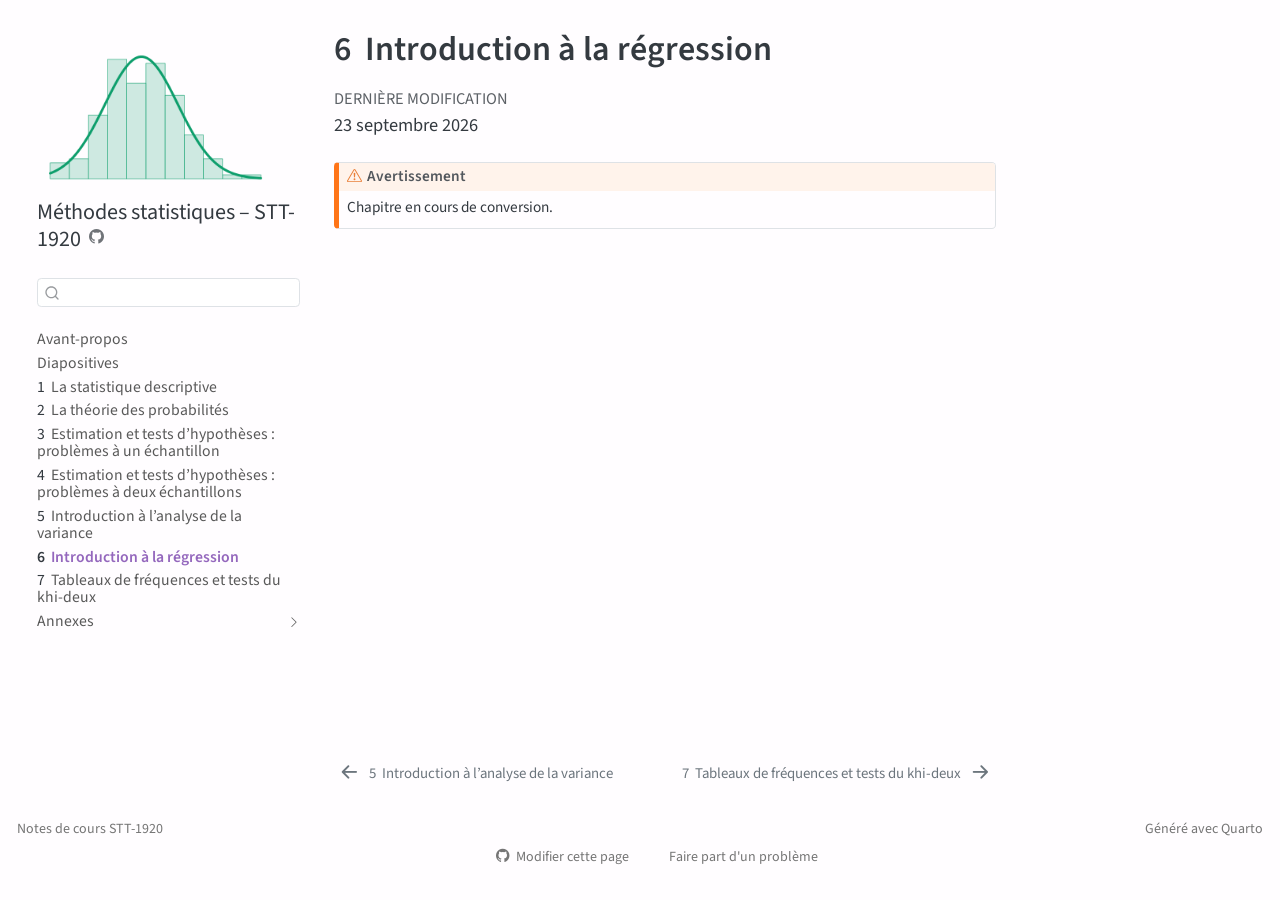
<file: _book/06-regression.html>
<!DOCTYPE html>
<html xmlns="http://www.w3.org/1999/xhtml" lang="fr" xml:lang="fr"><head>

<meta charset="utf-8">
<meta name="generator" content="quarto-1.10.18">

<meta name="viewport" content="width=device-width, initial-scale=1.0, user-scalable=yes">


<title>6&nbsp; Introduction à la régression – Méthodes statistiques -- STT-1920</title>
<style>
/* Default styles provided by pandoc.
** See https://pandoc.org/MANUAL.html#variables-for-html for config info.
*/
span.smallcaps{font-variant: small-caps;}
div.columns{display: flex; gap: 1.5em;}
div.column{flex: auto;}
@media screen {
div.columns{gap: min(4vw, 1.5em);}
div.column{overflow-x: auto;}
}
div.hanging-indent{margin-left: 1.5em; text-indent: -1.5em;}
ul.task-list{list-style: none;}
ul.task-list li input[type="checkbox"] {
  width: 0.8em;
  margin: 0 0.8em 0.2em -1em; /* quarto-specific, see https://github.com/quarto-dev/quarto-cli/issues/4556 */ 
  vertical-align: middle;
}
</style>


<script src="site_libs/quarto-nav/quarto-nav.js"></script>
<script src="site_libs/quarto-nav/headroom.min.js"></script>
<script src="site_libs/clipboard/clipboard.min.js"></script>
<script src="site_libs/quarto-search/autocomplete.umd.js"></script>
<script src="site_libs/quarto-search/fuse.min.js"></script>
<script src="site_libs/quarto-search/quarto-search.js"></script>
<meta name="quarto:offset" content="./">
<link href="./07-khi-deux.html" rel="next">
<link href="./05-anova.html" rel="prev">
<script src="site_libs/quarto-html/quarto.js" type="module"></script>
<script src="site_libs/quarto-html/tabsets/tabsets.js" type="module"></script>
<script src="site_libs/quarto-html/popper.min.js"></script>
<script src="site_libs/quarto-html/tippy.umd.min.js"></script>
<script src="site_libs/quarto-html/anchor.min.js"></script>
<link href="site_libs/quarto-html/tippy.css" rel="stylesheet">
<link href="site_libs/quarto-html/quarto-syntax-highlighting-64a204ab8560d761af7679ceaba22944.css" rel="stylesheet" id="quarto-text-highlighting-styles">
<script src="site_libs/bootstrap/bootstrap.min.js"></script>
<link href="site_libs/bootstrap/bootstrap-icons.css" rel="stylesheet">
<link href="site_libs/bootstrap/bootstrap-5876300e3b422b9fe1fffaa7b75e9b96.min.css" rel="stylesheet" append-hash="true" id="quarto-bootstrap" data-mode="light">
<script id="quarto-search-options" type="application/json">{
  "location": "sidebar",
  "copy-button": false,
  "collapse-after": 3,
  "panel-placement": "start",
  "type": "textbox",
  "limit": 50,
  "keyboard-shortcut": [
    "f",
    "/",
    "s"
  ],
  "show-item-context": false,
  "language": {
    "search-no-results-text": "Pas de résultats",
    "search-matching-documents-text": "documents trouvés",
    "search-copy-link-title": "Copier le lien vers la recherche",
    "search-hide-matches-text": "Cacher les correspondances additionnelles",
    "search-more-match-text": "correspondance de plus dans ce document",
    "search-more-matches-text": "correspondances de plus dans ce document",
    "search-clear-button-title": "Effacer",
    "search-text-placeholder": "",
    "search-detached-cancel-button-title": "Annuler",
    "search-submit-button-title": "Envoyer",
    "search-label": "Recherche"
  }
}</script>
<style>html{ scroll-behavior: smooth; }</style>


<link rel="stylesheet" href="styles.css">
</head>

<body class="nav-sidebar floating quarto-light">

<div id="quarto-search-results"></div>
  <header id="quarto-header" class="headroom fixed-top">
  <nav class="quarto-secondary-nav">
    <div class="container-fluid d-flex">
      <button type="button" class="quarto-btn-toggle btn" data-bs-toggle="collapse" role="button" data-bs-target=".quarto-sidebar-collapse-item" aria-controls="quarto-sidebar" aria-expanded="false" aria-label="Basculer la barre latérale" onclick="if (window.quartoToggleHeadroom) { window.quartoToggleHeadroom(); }">
        <i class="bi bi-layout-text-sidebar-reverse"></i>
      </button>
        <nav class="quarto-page-breadcrumbs" aria-label="breadcrumb"><ol class="breadcrumb"><li class="breadcrumb-item"><a href="./06-regression.html"><span class="chapter-number">6</span>&nbsp; <span class="chapter-title">Introduction à la régression</span></a></li></ol></nav>
        <a class="flex-grow-1" role="navigation" data-bs-toggle="collapse" data-bs-target=".quarto-sidebar-collapse-item" aria-controls="quarto-sidebar" aria-expanded="false" aria-label="Basculer la barre latérale" onclick="if (window.quartoToggleHeadroom) { window.quartoToggleHeadroom(); }">      
        </a>
      <button type="button" class="btn quarto-search-button" aria-label="Recherche" onclick="window.quartoOpenSearch();">
        <i class="bi bi-search"></i>
      </button>
    </div>
  </nav>
</header>
<!-- content -->
<div id="quarto-content" class="quarto-container page-columns page-rows-contents page-layout-article">
<!-- sidebar -->
  <nav id="quarto-sidebar" class="sidebar collapse collapse-horizontal quarto-sidebar-collapse-item sidebar-navigation floating overflow-auto">
    <div class="pt-lg-2 mt-2 text-left sidebar-header sidebar-header-stacked">
      <a href="./index.html" class="sidebar-logo-link">
      <img src="./images/logo.png" alt="" class="sidebar-logo light-content py-0 d-lg-inline d-none">
      <img src="./images/logo.png" alt="" class="sidebar-logo dark-content py-0 d-lg-inline d-none">
      </a>
    <div class="sidebar-title mb-0 py-0">
      <a href="./">Méthodes statistiques – STT-1920</a> 
        <div class="sidebar-tools-main">
    <a href="https://github.com/JulienMiron/stt1920" title="Code source" class="quarto-navigation-tool px-1" aria-label="Code source"><i class="bi bi-github"></i></a>
</div>
    </div>
      </div>
        <div class="mt-2 flex-shrink-0 align-items-center">
        <div class="sidebar-search">
        <div id="quarto-search" class="" title="Recherche"></div>
        </div>
        </div>
    <div class="sidebar-menu-container"> 
    <ul class="list-unstyled mt-1">
        <li class="sidebar-item">
  <div class="sidebar-item-container"> 
  <a href="./index.html" class="sidebar-item-text sidebar-link">
 <span class="menu-text">Avant-propos</span></a>
  </div>
</li>
        <li class="sidebar-item">
  <div class="sidebar-item-container"> 
  <a href="./diapos.html" class="sidebar-item-text sidebar-link">
 <span class="menu-text">Diapositives</span></a>
  </div>
</li>
        <li class="sidebar-item">
  <div class="sidebar-item-container"> 
  <a href="./01-statistique-descriptive.html" class="sidebar-item-text sidebar-link">
 <span class="menu-text"><span class="chapter-number">1</span>&nbsp; <span class="chapter-title">La statistique descriptive</span></span></a>
  </div>
</li>
        <li class="sidebar-item">
  <div class="sidebar-item-container"> 
  <a href="./02-probabilites.html" class="sidebar-item-text sidebar-link">
 <span class="menu-text"><span class="chapter-number">2</span>&nbsp; <span class="chapter-title">La théorie des probabilités</span></span></a>
  </div>
</li>
        <li class="sidebar-item">
  <div class="sidebar-item-container"> 
  <a href="./03-un-echantillon.html" class="sidebar-item-text sidebar-link">
 <span class="menu-text"><span class="chapter-number">3</span>&nbsp; <span class="chapter-title">Estimation et tests d’hypothèses : problèmes à un échantillon</span></span></a>
  </div>
</li>
        <li class="sidebar-item">
  <div class="sidebar-item-container"> 
  <a href="./04-deux-echantillons.html" class="sidebar-item-text sidebar-link">
 <span class="menu-text"><span class="chapter-number">4</span>&nbsp; <span class="chapter-title">Estimation et tests d’hypothèses : problèmes à deux échantillons</span></span></a>
  </div>
</li>
        <li class="sidebar-item">
  <div class="sidebar-item-container"> 
  <a href="./05-anova.html" class="sidebar-item-text sidebar-link">
 <span class="menu-text"><span class="chapter-number">5</span>&nbsp; <span class="chapter-title">Introduction à l’analyse de la variance</span></span></a>
  </div>
</li>
        <li class="sidebar-item">
  <div class="sidebar-item-container"> 
  <a href="./06-regression.html" class="sidebar-item-text sidebar-link active">
 <span class="menu-text"><span class="chapter-number">6</span>&nbsp; <span class="chapter-title">Introduction à la régression</span></span></a>
  </div>
</li>
        <li class="sidebar-item">
  <div class="sidebar-item-container"> 
  <a href="./07-khi-deux.html" class="sidebar-item-text sidebar-link">
 <span class="menu-text"><span class="chapter-number">7</span>&nbsp; <span class="chapter-title">Tableaux de fréquences et tests du khi-deux</span></span></a>
  </div>
</li>
        <li class="sidebar-item sidebar-item-section">
      <div class="sidebar-item-container"> 
            <a class="sidebar-item-text sidebar-link text-start collapsed" data-bs-toggle="collapse" data-bs-target="#quarto-sidebar-section-1" role="navigation" aria-expanded="false">
 <span class="menu-text">Annexes</span></a>
          <a class="sidebar-item-toggle text-start collapsed" data-bs-toggle="collapse" data-bs-target="#quarto-sidebar-section-1" role="navigation" aria-expanded="false" aria-label="Basculer la section">
            <i class="bi bi-chevron-right ms-2"></i>
          </a> 
      </div>
      <ul id="quarto-sidebar-section-1" class="collapse list-unstyled sidebar-section depth1 ">  
          <li class="sidebar-item">
  <div class="sidebar-item-container"> 
  <a href="./A-tables.html" class="sidebar-item-text sidebar-link">
 <span class="menu-text"><span class="chapter-number">A</span>&nbsp; <span class="chapter-title">Tables de distributions</span></span></a>
  </div>
</li>
      </ul>
  </li>
    </ul>
    </div>
</nav>
<div id="quarto-sidebar-glass" class="quarto-sidebar-collapse-item" data-bs-toggle="collapse" data-bs-target=".quarto-sidebar-collapse-item"></div>
<!-- margin-sidebar -->
    <div id="quarto-margin-sidebar" class="sidebar margin-sidebar zindex-bottom">
        
    </div>
<!-- main -->
<main class="content" id="quarto-document-content">

<header id="title-block-header" class="quarto-title-block default">
<div class="quarto-title">
<h1 class="title"><span class="chapter-number">6</span>&nbsp; <span class="chapter-title">Introduction à la régression</span></h1>
</div>



<div class="quarto-title-meta">

    
  
    <div>
    <div class="quarto-title-meta-heading">Dernière modification</div>
    <div class="quarto-title-meta-contents">
      <p class="date-modified">23 septembre 2026</p>
    </div>
  </div>
    
  </div>
  


</header>


<div class="callout callout-style-default callout-warning callout-titled">
<div class="callout-header d-flex align-content-center">
<div class="callout-icon-container">
<i class="callout-icon"></i>
</div>
<div class="callout-title-container flex-fill">
Avertissement
</div>
</div>
<div class="callout-body-container callout-body">
<p>Chapitre en cours de conversion.</p>
</div>
</div>



</main> <!-- /main -->
<script id="quarto-html-after-body" type="application/javascript">
  window.document.addEventListener("DOMContentLoaded", function (event) {
    const icon = "";
    const anchorJS = new window.AnchorJS();
    anchorJS.options = {
      placement: 'right',
      icon: icon
    };
    anchorJS.add('.anchored');
    const isCodeAnnotation = (el) => {
      for (const clz of el.classList) {
        if (clz.startsWith('code-annotation-')) {                     
          return true;
        }
      }
      return false;
    }
    const onCopySuccess = function(e) {
      // button target
      const button = e.trigger;
      // don't keep focus
      button.blur();
      // flash "checked"
      button.classList.add('code-copy-button-checked');
      var currentTitle = button.getAttribute("title");
      button.setAttribute("title", "Copié");
      let tooltip;
      if (window.bootstrap) {
        button.setAttribute("data-bs-toggle", "tooltip");
        button.setAttribute("data-bs-placement", "left");
        button.setAttribute("data-bs-title", "Copié");
        tooltip = new bootstrap.Tooltip(button, 
          { trigger: "manual", 
            customClass: "code-copy-button-tooltip",
            offset: [0, -8]});
        tooltip.show();    
      }
      setTimeout(function() {
        if (tooltip) {
          tooltip.hide();
          button.removeAttribute("data-bs-title");
          button.removeAttribute("data-bs-toggle");
          button.removeAttribute("data-bs-placement");
        }
        button.setAttribute("title", currentTitle);
        button.classList.remove('code-copy-button-checked');
      }, 1000);
      // clear code selection
      e.clearSelection();
    }
    const getTextToCopy = function(trigger) {
      const outerScaffold = trigger.parentElement.cloneNode(true);
      const codeEl = outerScaffold.querySelector('code');
      for (const childEl of codeEl.children) {
        if (isCodeAnnotation(childEl)) {
          childEl.remove();
        }
      }
      return codeEl.innerText;
    }
    const clipboard = new window.ClipboardJS('.code-copy-button:not([data-in-quarto-modal])', {
      text: getTextToCopy
    });
    clipboard.on('success', onCopySuccess);
    if (window.document.getElementById('quarto-embedded-source-code-modal')) {
      const clipboardModal = new window.ClipboardJS('.code-copy-button[data-in-quarto-modal]', {
        text: getTextToCopy,
        container: window.document.getElementById('quarto-embedded-source-code-modal')
      });
      clipboardModal.on('success', onCopySuccess);
    }
      var localhostRegex = new RegExp(/^(?:http|https):\/\/localhost\:?[0-9]*\//);
      var mailtoRegex = new RegExp(/^mailto:/);
        var filterRegex = new RegExp("https:\/\/JulienMiron\.github\.io\/stt1920\/");
      var isInternal = (href) => {
          return filterRegex.test(href) || localhostRegex.test(href) || mailtoRegex.test(href);
      }
      // Inspect non-navigation links and adorn them if external
     var links = window.document.querySelectorAll('a[href]:not(.nav-link):not(.navbar-brand):not(.toc-action):not(.sidebar-link):not(.sidebar-item-toggle):not(.pagination-link):not(.no-external):not([aria-hidden]):not(.dropdown-item):not(.quarto-navigation-tool):not(.about-link)');
      for (var i=0; i<links.length; i++) {
        const link = links[i];
        if (!isInternal(link.href)) {
          // undo the damage that might have been done by quarto-nav.js in the case of
          // links that we want to consider external
          if (link.dataset.originalHref !== undefined) {
            link.href = link.dataset.originalHref;
          }
        }
      }
    function tippyHover(el, contentFn, onTriggerFn, onUntriggerFn) {
      const config = {
        allowHTML: true,
        maxWidth: 500,
        delay: 100,
        arrow: false,
        appendTo: function(el) {
            return el.parentElement;
        },
        interactive: true,
        interactiveBorder: 10,
        theme: 'quarto',
        placement: 'bottom-start',
      };
      if (contentFn) {
        config.content = contentFn;
      }
      if (onTriggerFn) {
        config.onTrigger = onTriggerFn;
      }
      if (onUntriggerFn) {
        config.onUntrigger = onUntriggerFn;
      }
      window.tippy(el, config); 
    }
    const noterefs = window.document.querySelectorAll('a[role="doc-noteref"]');
    for (var i=0; i<noterefs.length; i++) {
      const ref = noterefs[i];
      tippyHover(ref, function() {
        // use id or data attribute instead here
        let href = ref.getAttribute('data-footnote-href') || ref.getAttribute('href');
        try { href = new URL(href).hash; } catch {}
        const id = href.replace(/^#\/?/, "");
        const note = window.document.getElementById(id);
        if (note) {
          return note.innerHTML;
        } else {
          return "";
        }
      });
    }
    const xrefs = window.document.querySelectorAll('a.quarto-xref');
    const processXRef = (id, note) => {
      // Strip column container classes
      const stripColumnClz = (el) => {
        el.classList.remove("page-full", "page-columns");
        if (el.children) {
          for (const child of el.children) {
            stripColumnClz(child);
          }
        }
      }
      stripColumnClz(note)
      if (id === null || id.startsWith('sec-')) {
        // Special case sections, only their first couple elements
        const container = document.createElement("div");
        if (note.children && note.children.length > 2) {
          container.appendChild(note.children[0].cloneNode(true));
          for (let i = 1; i < note.children.length; i++) {
            const child = note.children[i];
            if (child.tagName === "P" && child.innerText === "") {
              continue;
            } else {
              container.appendChild(child.cloneNode(true));
              break;
            }
          }
          if (window.Quarto?.typesetMath) {
            window.Quarto.typesetMath(container);
          }
          return container.innerHTML
        } else {
          if (window.Quarto?.typesetMath) {
            window.Quarto.typesetMath(note);
          }
          return note.innerHTML;
        }
      } else {
        // Remove any anchor links if they are present
        const anchorLink = note.querySelector('a.anchorjs-link');
        if (anchorLink) {
          anchorLink.remove();
        }
        if (window.Quarto?.typesetMath) {
          window.Quarto.typesetMath(note);
        }
        if (note.classList.contains("callout")) {
          return note.outerHTML;
        } else {
          return note.innerHTML;
        }
      }
    }
    for (var i=0; i<xrefs.length; i++) {
      const xref = xrefs[i];
      tippyHover(xref, undefined, function(instance) {
        instance.disable();
        let url = xref.getAttribute('href');
        let hash = undefined; 
        if (url.startsWith('#')) {
          hash = url;
        } else {
          try { hash = new URL(url).hash; } catch {}
        }
        if (hash) {
          const id = hash.replace(/^#\/?/, "");
          const note = window.document.getElementById(id);
          if (note !== null) {
            try {
              const html = processXRef(id, note.cloneNode(true));
              instance.setContent(html);
            } finally {
              instance.enable();
              instance.show();
            }
          } else {
            // See if we can fetch this
            fetch(url.split('#')[0])
            .then(res => res.text())
            .then(html => {
              const parser = new DOMParser();
              const htmlDoc = parser.parseFromString(html, "text/html");
              const note = htmlDoc.getElementById(id);
              if (note !== null) {
                const html = processXRef(id, note);
                instance.setContent(html);
              } 
            }).finally(() => {
              instance.enable();
              instance.show();
            });
          }
        } else {
          // See if we can fetch a full url (with no hash to target)
          // This is a special case and we should probably do some content thinning / targeting
          fetch(url)
          .then(res => res.text())
          .then(html => {
            const parser = new DOMParser();
            const htmlDoc = parser.parseFromString(html, "text/html");
            const note = htmlDoc.querySelector('main.content');
            if (note !== null) {
              // This should only happen for chapter cross references
              // (since there is no id in the URL)
              // remove the first header
              if (note.children.length > 0 && note.children[0].tagName === "HEADER") {
                note.children[0].remove();
              }
              const html = processXRef(null, note);
              instance.setContent(html);
            } 
          }).finally(() => {
            instance.enable();
            instance.show();
          });
        }
      }, function(instance) {
      });
    }
        let selectedAnnoteEl;
        const selectorForAnnotation = ( cell, annotation) => {
          let cellAttr = 'data-code-cell="' + cell + '"';
          let lineAttr = 'data-code-annotation="' +  annotation + '"';
          const selector = 'span[' + cellAttr + '][' + lineAttr + ']';
          return selector;
        }
        const selectCodeLines = (annoteEl) => {
          const doc = window.document;
          const targetCell = annoteEl.getAttribute("data-target-cell");
          const targetAnnotation = annoteEl.getAttribute("data-target-annotation");
          const annoteSpan = window.document.querySelector(selectorForAnnotation(targetCell, targetAnnotation));
          const lines = annoteSpan.getAttribute("data-code-lines").split(",");
          const lineIds = lines.map((line) => {
            return targetCell + "-" + line;
          })
          let top = null;
          let height = null;
          let parent = null;
          if (lineIds.length > 0) {
              //compute the position of the single el (top and bottom and make a div)
              const el = window.document.getElementById(lineIds[0]);
              top = el.offsetTop;
              height = el.offsetHeight;
              parent = el.parentElement.parentElement;
            if (lineIds.length > 1) {
              const lastEl = window.document.getElementById(lineIds[lineIds.length - 1]);
              const bottom = lastEl.offsetTop + lastEl.offsetHeight;
              height = bottom - top;
            }
            if (top !== null && height !== null && parent !== null) {
              // cook up a div (if necessary) and position it 
              let div = window.document.getElementById("code-annotation-line-highlight");
              if (div === null) {
                div = window.document.createElement("div");
                div.setAttribute("id", "code-annotation-line-highlight");
                div.style.position = 'absolute';
                parent.appendChild(div);
              }
              div.style.top = top - 2 + "px";
              div.style.height = height + 4 + "px";
              div.style.left = 0;
              let gutterDiv = window.document.getElementById("code-annotation-line-highlight-gutter");
              if (gutterDiv === null) {
                gutterDiv = window.document.createElement("div");
                gutterDiv.setAttribute("id", "code-annotation-line-highlight-gutter");
                gutterDiv.style.position = 'absolute';
                const codeCell = window.document.getElementById(targetCell);
                const gutter = codeCell.querySelector('.code-annotation-gutter');
                gutter.appendChild(gutterDiv);
              }
              gutterDiv.style.top = top - 2 + "px";
              gutterDiv.style.height = height + 4 + "px";
            }
            selectedAnnoteEl = annoteEl;
          }
        };
        const unselectCodeLines = () => {
          const elementsIds = ["code-annotation-line-highlight", "code-annotation-line-highlight-gutter"];
          elementsIds.forEach((elId) => {
            const div = window.document.getElementById(elId);
            if (div) {
              div.remove();
            }
          });
          selectedAnnoteEl = undefined;
        };
          // Handle positioning of the toggle
      window.addEventListener(
        "resize",
        throttle(() => {
          elRect = undefined;
          if (selectedAnnoteEl) {
            selectCodeLines(selectedAnnoteEl);
          }
        }, 10)
      );
      function throttle(fn, ms) {
      let throttle = false;
      let timer;
        return (...args) => {
          if(!throttle) { // first call gets through
              fn.apply(this, args);
              throttle = true;
          } else { // all the others get throttled
              if(timer) clearTimeout(timer); // cancel #2
              timer = setTimeout(() => {
                fn.apply(this, args);
                timer = throttle = false;
              }, ms);
          }
        };
      }
        // Attach click handler to the DT
        const annoteDls = window.document.querySelectorAll('dt[data-target-cell]');
        for (const annoteDlNode of annoteDls) {
          annoteDlNode.addEventListener('click', (event) => {
            const clickedEl = event.target;
            if (clickedEl !== selectedAnnoteEl) {
              unselectCodeLines();
              const activeEl = window.document.querySelector('dt[data-target-cell].code-annotation-active');
              if (activeEl) {
                activeEl.classList.remove('code-annotation-active');
              }
              selectCodeLines(clickedEl);
              clickedEl.classList.add('code-annotation-active');
            } else {
              // Unselect the line
              unselectCodeLines();
              clickedEl.classList.remove('code-annotation-active');
            }
          });
        }
    const findCites = (el) => {
      const parentEl = el.parentElement;
      if (parentEl) {
        const cites = parentEl.dataset.cites;
        if (cites) {
          return {
            el,
            cites: cites.split(' ')
          };
        } else {
          return findCites(el.parentElement)
        }
      } else {
        return undefined;
      }
    };
    var bibliorefs = window.document.querySelectorAll('a[role="doc-biblioref"]');
    for (var i=0; i<bibliorefs.length; i++) {
      const ref = bibliorefs[i];
      const citeInfo = findCites(ref);
      if (citeInfo) {
        tippyHover(citeInfo.el, function() {
          var popup = window.document.createElement('div');
          citeInfo.cites.forEach(function(cite) {
            var citeDiv = window.document.createElement('div');
            citeDiv.classList.add('hanging-indent');
            citeDiv.classList.add('csl-entry');
            var biblioDiv = window.document.getElementById('ref-' + cite);
            if (biblioDiv) {
              citeDiv.innerHTML = biblioDiv.innerHTML;
            }
            popup.appendChild(citeDiv);
          });
          return popup.innerHTML;
        });
      }
    }
  });
  </script>
<nav class="page-navigation">
  <div class="nav-page nav-page-previous">
      <a href="./05-anova.html" class="pagination-link" aria-label="Introduction à l'analyse de la variance">
        <i class="bi bi-arrow-left-short"></i> <span class="nav-page-text"><span class="chapter-number">5</span>&nbsp; <span class="chapter-title">Introduction à l’analyse de la variance</span></span>
      </a>          
  </div>
  <div class="nav-page nav-page-next">
      <a href="./07-khi-deux.html" class="pagination-link" aria-label="Tableaux de fréquences et tests du khi-deux">
        <span class="nav-page-text"><span class="chapter-number">7</span>&nbsp; <span class="chapter-title">Tableaux de fréquences et tests du khi-deux</span></span> <i class="bi bi-arrow-right-short"></i>
      </a>
  </div>
</nav>
</div> <!-- /content -->
<footer class="footer">
  <div class="nav-footer">
    <div class="nav-footer-left">
<p>Notes de cours STT-1920</p>
</div>   
    <div class="nav-footer-center">
      &nbsp;
    <div class="toc-actions"><ul><li><a href="https://github.com/JulienMiron/stt1920/edit/main/06-regression.qmd" class="toc-action"><i class="bi bi-github"></i>Modifier cette page</a></li><li><a href="https://github.com/JulienMiron/stt1920/issues/new" class="toc-action"><i class="bi empty"></i>Faire part d'un problème</a></li></ul></div></div>
    <div class="nav-footer-right">
<p>Généré avec Quarto</p>
</div>
  </div>
</footer>




<script src="site_libs/quarto-html/zenscroll-min.js"></script>
</body></html>
</file>
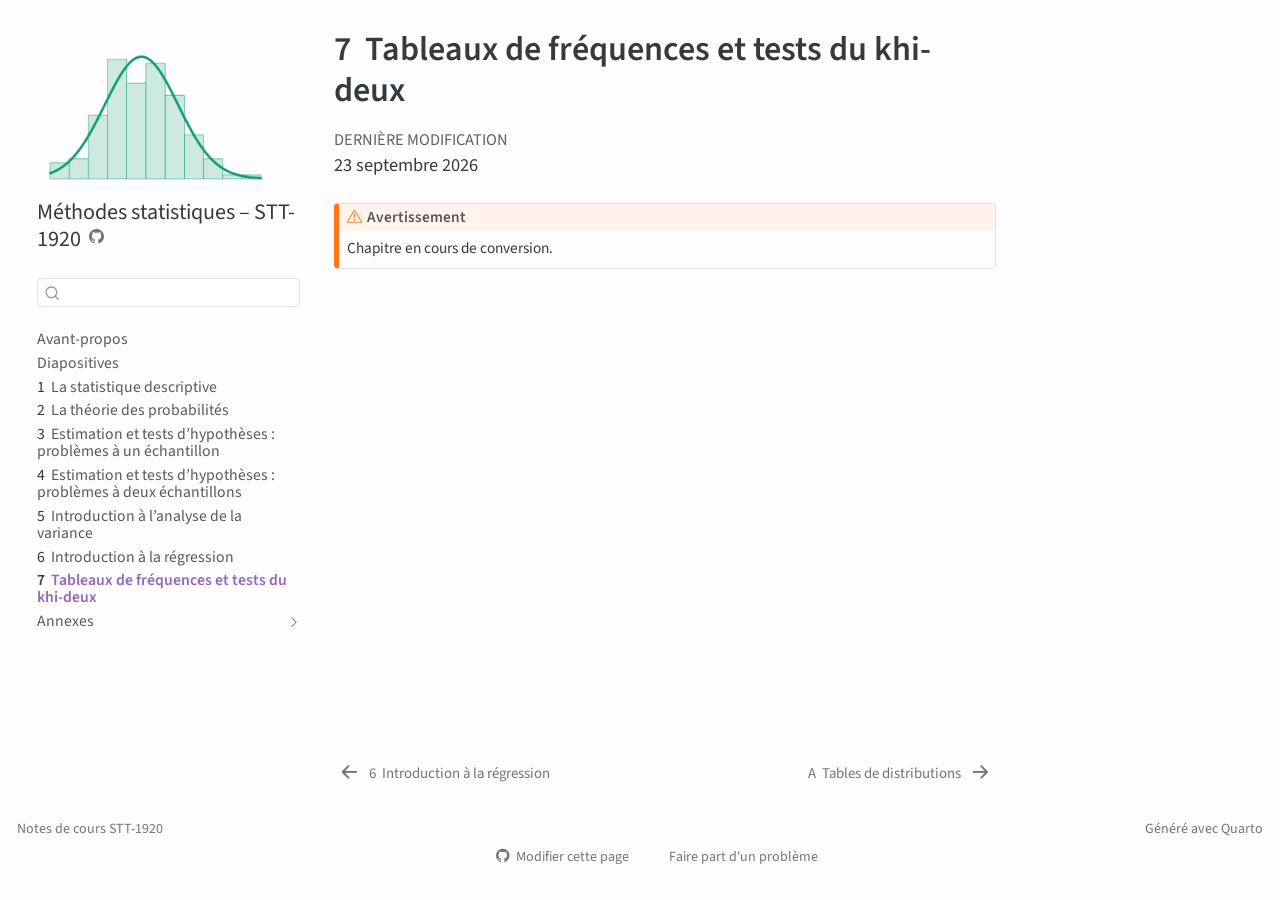
<file: _book/07-khi-deux.html>
<!DOCTYPE html>
<html xmlns="http://www.w3.org/1999/xhtml" lang="fr" xml:lang="fr"><head>

<meta charset="utf-8">
<meta name="generator" content="quarto-1.10.18">

<meta name="viewport" content="width=device-width, initial-scale=1.0, user-scalable=yes">


<title>7&nbsp; Tableaux de fréquences et tests du khi-deux – Méthodes statistiques -- STT-1920</title>
<style>
/* Default styles provided by pandoc.
** See https://pandoc.org/MANUAL.html#variables-for-html for config info.
*/
span.smallcaps{font-variant: small-caps;}
div.columns{display: flex; gap: 1.5em;}
div.column{flex: auto;}
@media screen {
div.columns{gap: min(4vw, 1.5em);}
div.column{overflow-x: auto;}
}
div.hanging-indent{margin-left: 1.5em; text-indent: -1.5em;}
ul.task-list{list-style: none;}
ul.task-list li input[type="checkbox"] {
  width: 0.8em;
  margin: 0 0.8em 0.2em -1em; /* quarto-specific, see https://github.com/quarto-dev/quarto-cli/issues/4556 */ 
  vertical-align: middle;
}
</style>


<script src="site_libs/quarto-nav/quarto-nav.js"></script>
<script src="site_libs/quarto-nav/headroom.min.js"></script>
<script src="site_libs/clipboard/clipboard.min.js"></script>
<script src="site_libs/quarto-search/autocomplete.umd.js"></script>
<script src="site_libs/quarto-search/fuse.min.js"></script>
<script src="site_libs/quarto-search/quarto-search.js"></script>
<meta name="quarto:offset" content="./">
<link href="./A-tables.html" rel="next">
<link href="./06-regression.html" rel="prev">
<script src="site_libs/quarto-html/quarto.js" type="module"></script>
<script src="site_libs/quarto-html/tabsets/tabsets.js" type="module"></script>
<script src="site_libs/quarto-html/popper.min.js"></script>
<script src="site_libs/quarto-html/tippy.umd.min.js"></script>
<script src="site_libs/quarto-html/anchor.min.js"></script>
<link href="site_libs/quarto-html/tippy.css" rel="stylesheet">
<link href="site_libs/quarto-html/quarto-syntax-highlighting-64a204ab8560d761af7679ceaba22944.css" rel="stylesheet" id="quarto-text-highlighting-styles">
<script src="site_libs/bootstrap/bootstrap.min.js"></script>
<link href="site_libs/bootstrap/bootstrap-icons.css" rel="stylesheet">
<link href="site_libs/bootstrap/bootstrap-5876300e3b422b9fe1fffaa7b75e9b96.min.css" rel="stylesheet" append-hash="true" id="quarto-bootstrap" data-mode="light">
<script id="quarto-search-options" type="application/json">{
  "location": "sidebar",
  "copy-button": false,
  "collapse-after": 3,
  "panel-placement": "start",
  "type": "textbox",
  "limit": 50,
  "keyboard-shortcut": [
    "f",
    "/",
    "s"
  ],
  "show-item-context": false,
  "language": {
    "search-no-results-text": "Pas de résultats",
    "search-matching-documents-text": "documents trouvés",
    "search-copy-link-title": "Copier le lien vers la recherche",
    "search-hide-matches-text": "Cacher les correspondances additionnelles",
    "search-more-match-text": "correspondance de plus dans ce document",
    "search-more-matches-text": "correspondances de plus dans ce document",
    "search-clear-button-title": "Effacer",
    "search-text-placeholder": "",
    "search-detached-cancel-button-title": "Annuler",
    "search-submit-button-title": "Envoyer",
    "search-label": "Recherche"
  }
}</script>
<style>html{ scroll-behavior: smooth; }</style>


<link rel="stylesheet" href="styles.css">
</head>

<body class="nav-sidebar floating quarto-light">

<div id="quarto-search-results"></div>
  <header id="quarto-header" class="headroom fixed-top">
  <nav class="quarto-secondary-nav">
    <div class="container-fluid d-flex">
      <button type="button" class="quarto-btn-toggle btn" data-bs-toggle="collapse" role="button" data-bs-target=".quarto-sidebar-collapse-item" aria-controls="quarto-sidebar" aria-expanded="false" aria-label="Basculer la barre latérale" onclick="if (window.quartoToggleHeadroom) { window.quartoToggleHeadroom(); }">
        <i class="bi bi-layout-text-sidebar-reverse"></i>
      </button>
        <nav class="quarto-page-breadcrumbs" aria-label="breadcrumb"><ol class="breadcrumb"><li class="breadcrumb-item"><a href="./07-khi-deux.html"><span class="chapter-number">7</span>&nbsp; <span class="chapter-title">Tableaux de fréquences et tests du khi-deux</span></a></li></ol></nav>
        <a class="flex-grow-1" role="navigation" data-bs-toggle="collapse" data-bs-target=".quarto-sidebar-collapse-item" aria-controls="quarto-sidebar" aria-expanded="false" aria-label="Basculer la barre latérale" onclick="if (window.quartoToggleHeadroom) { window.quartoToggleHeadroom(); }">      
        </a>
      <button type="button" class="btn quarto-search-button" aria-label="Recherche" onclick="window.quartoOpenSearch();">
        <i class="bi bi-search"></i>
      </button>
    </div>
  </nav>
</header>
<!-- content -->
<div id="quarto-content" class="quarto-container page-columns page-rows-contents page-layout-article">
<!-- sidebar -->
  <nav id="quarto-sidebar" class="sidebar collapse collapse-horizontal quarto-sidebar-collapse-item sidebar-navigation floating overflow-auto">
    <div class="pt-lg-2 mt-2 text-left sidebar-header sidebar-header-stacked">
      <a href="./index.html" class="sidebar-logo-link">
      <img src="./images/logo.png" alt="" class="sidebar-logo light-content py-0 d-lg-inline d-none">
      <img src="./images/logo.png" alt="" class="sidebar-logo dark-content py-0 d-lg-inline d-none">
      </a>
    <div class="sidebar-title mb-0 py-0">
      <a href="./">Méthodes statistiques – STT-1920</a> 
        <div class="sidebar-tools-main">
    <a href="https://github.com/JulienMiron/stt1920" title="Code source" class="quarto-navigation-tool px-1" aria-label="Code source"><i class="bi bi-github"></i></a>
</div>
    </div>
      </div>
        <div class="mt-2 flex-shrink-0 align-items-center">
        <div class="sidebar-search">
        <div id="quarto-search" class="" title="Recherche"></div>
        </div>
        </div>
    <div class="sidebar-menu-container"> 
    <ul class="list-unstyled mt-1">
        <li class="sidebar-item">
  <div class="sidebar-item-container"> 
  <a href="./index.html" class="sidebar-item-text sidebar-link">
 <span class="menu-text">Avant-propos</span></a>
  </div>
</li>
        <li class="sidebar-item">
  <div class="sidebar-item-container"> 
  <a href="./diapos.html" class="sidebar-item-text sidebar-link">
 <span class="menu-text">Diapositives</span></a>
  </div>
</li>
        <li class="sidebar-item">
  <div class="sidebar-item-container"> 
  <a href="./01-statistique-descriptive.html" class="sidebar-item-text sidebar-link">
 <span class="menu-text"><span class="chapter-number">1</span>&nbsp; <span class="chapter-title">La statistique descriptive</span></span></a>
  </div>
</li>
        <li class="sidebar-item">
  <div class="sidebar-item-container"> 
  <a href="./02-probabilites.html" class="sidebar-item-text sidebar-link">
 <span class="menu-text"><span class="chapter-number">2</span>&nbsp; <span class="chapter-title">La théorie des probabilités</span></span></a>
  </div>
</li>
        <li class="sidebar-item">
  <div class="sidebar-item-container"> 
  <a href="./03-un-echantillon.html" class="sidebar-item-text sidebar-link">
 <span class="menu-text"><span class="chapter-number">3</span>&nbsp; <span class="chapter-title">Estimation et tests d’hypothèses : problèmes à un échantillon</span></span></a>
  </div>
</li>
        <li class="sidebar-item">
  <div class="sidebar-item-container"> 
  <a href="./04-deux-echantillons.html" class="sidebar-item-text sidebar-link">
 <span class="menu-text"><span class="chapter-number">4</span>&nbsp; <span class="chapter-title">Estimation et tests d’hypothèses : problèmes à deux échantillons</span></span></a>
  </div>
</li>
        <li class="sidebar-item">
  <div class="sidebar-item-container"> 
  <a href="./05-anova.html" class="sidebar-item-text sidebar-link">
 <span class="menu-text"><span class="chapter-number">5</span>&nbsp; <span class="chapter-title">Introduction à l’analyse de la variance</span></span></a>
  </div>
</li>
        <li class="sidebar-item">
  <div class="sidebar-item-container"> 
  <a href="./06-regression.html" class="sidebar-item-text sidebar-link">
 <span class="menu-text"><span class="chapter-number">6</span>&nbsp; <span class="chapter-title">Introduction à la régression</span></span></a>
  </div>
</li>
        <li class="sidebar-item">
  <div class="sidebar-item-container"> 
  <a href="./07-khi-deux.html" class="sidebar-item-text sidebar-link active">
 <span class="menu-text"><span class="chapter-number">7</span>&nbsp; <span class="chapter-title">Tableaux de fréquences et tests du khi-deux</span></span></a>
  </div>
</li>
        <li class="sidebar-item sidebar-item-section">
      <div class="sidebar-item-container"> 
            <a class="sidebar-item-text sidebar-link text-start collapsed" data-bs-toggle="collapse" data-bs-target="#quarto-sidebar-section-1" role="navigation" aria-expanded="false">
 <span class="menu-text">Annexes</span></a>
          <a class="sidebar-item-toggle text-start collapsed" data-bs-toggle="collapse" data-bs-target="#quarto-sidebar-section-1" role="navigation" aria-expanded="false" aria-label="Basculer la section">
            <i class="bi bi-chevron-right ms-2"></i>
          </a> 
      </div>
      <ul id="quarto-sidebar-section-1" class="collapse list-unstyled sidebar-section depth1 ">  
          <li class="sidebar-item">
  <div class="sidebar-item-container"> 
  <a href="./A-tables.html" class="sidebar-item-text sidebar-link">
 <span class="menu-text"><span class="chapter-number">A</span>&nbsp; <span class="chapter-title">Tables de distributions</span></span></a>
  </div>
</li>
      </ul>
  </li>
    </ul>
    </div>
</nav>
<div id="quarto-sidebar-glass" class="quarto-sidebar-collapse-item" data-bs-toggle="collapse" data-bs-target=".quarto-sidebar-collapse-item"></div>
<!-- margin-sidebar -->
    <div id="quarto-margin-sidebar" class="sidebar margin-sidebar zindex-bottom">
        
    </div>
<!-- main -->
<main class="content" id="quarto-document-content">

<header id="title-block-header" class="quarto-title-block default">
<div class="quarto-title">
<h1 class="title"><span class="chapter-number">7</span>&nbsp; <span class="chapter-title">Tableaux de fréquences et tests du khi-deux</span></h1>
</div>



<div class="quarto-title-meta">

    
  
    <div>
    <div class="quarto-title-meta-heading">Dernière modification</div>
    <div class="quarto-title-meta-contents">
      <p class="date-modified">23 septembre 2026</p>
    </div>
  </div>
    
  </div>
  


</header>


<div class="callout callout-style-default callout-warning callout-titled">
<div class="callout-header d-flex align-content-center">
<div class="callout-icon-container">
<i class="callout-icon"></i>
</div>
<div class="callout-title-container flex-fill">
Avertissement
</div>
</div>
<div class="callout-body-container callout-body">
<p>Chapitre en cours de conversion.</p>
</div>
</div>



</main> <!-- /main -->
<script id="quarto-html-after-body" type="application/javascript">
  window.document.addEventListener("DOMContentLoaded", function (event) {
    const icon = "";
    const anchorJS = new window.AnchorJS();
    anchorJS.options = {
      placement: 'right',
      icon: icon
    };
    anchorJS.add('.anchored');
    const isCodeAnnotation = (el) => {
      for (const clz of el.classList) {
        if (clz.startsWith('code-annotation-')) {                     
          return true;
        }
      }
      return false;
    }
    const onCopySuccess = function(e) {
      // button target
      const button = e.trigger;
      // don't keep focus
      button.blur();
      // flash "checked"
      button.classList.add('code-copy-button-checked');
      var currentTitle = button.getAttribute("title");
      button.setAttribute("title", "Copié");
      let tooltip;
      if (window.bootstrap) {
        button.setAttribute("data-bs-toggle", "tooltip");
        button.setAttribute("data-bs-placement", "left");
        button.setAttribute("data-bs-title", "Copié");
        tooltip = new bootstrap.Tooltip(button, 
          { trigger: "manual", 
            customClass: "code-copy-button-tooltip",
            offset: [0, -8]});
        tooltip.show();    
      }
      setTimeout(function() {
        if (tooltip) {
          tooltip.hide();
          button.removeAttribute("data-bs-title");
          button.removeAttribute("data-bs-toggle");
          button.removeAttribute("data-bs-placement");
        }
        button.setAttribute("title", currentTitle);
        button.classList.remove('code-copy-button-checked');
      }, 1000);
      // clear code selection
      e.clearSelection();
    }
    const getTextToCopy = function(trigger) {
      const outerScaffold = trigger.parentElement.cloneNode(true);
      const codeEl = outerScaffold.querySelector('code');
      for (const childEl of codeEl.children) {
        if (isCodeAnnotation(childEl)) {
          childEl.remove();
        }
      }
      return codeEl.innerText;
    }
    const clipboard = new window.ClipboardJS('.code-copy-button:not([data-in-quarto-modal])', {
      text: getTextToCopy
    });
    clipboard.on('success', onCopySuccess);
    if (window.document.getElementById('quarto-embedded-source-code-modal')) {
      const clipboardModal = new window.ClipboardJS('.code-copy-button[data-in-quarto-modal]', {
        text: getTextToCopy,
        container: window.document.getElementById('quarto-embedded-source-code-modal')
      });
      clipboardModal.on('success', onCopySuccess);
    }
      var localhostRegex = new RegExp(/^(?:http|https):\/\/localhost\:?[0-9]*\//);
      var mailtoRegex = new RegExp(/^mailto:/);
        var filterRegex = new RegExp("https:\/\/JulienMiron\.github\.io\/stt1920\/");
      var isInternal = (href) => {
          return filterRegex.test(href) || localhostRegex.test(href) || mailtoRegex.test(href);
      }
      // Inspect non-navigation links and adorn them if external
     var links = window.document.querySelectorAll('a[href]:not(.nav-link):not(.navbar-brand):not(.toc-action):not(.sidebar-link):not(.sidebar-item-toggle):not(.pagination-link):not(.no-external):not([aria-hidden]):not(.dropdown-item):not(.quarto-navigation-tool):not(.about-link)');
      for (var i=0; i<links.length; i++) {
        const link = links[i];
        if (!isInternal(link.href)) {
          // undo the damage that might have been done by quarto-nav.js in the case of
          // links that we want to consider external
          if (link.dataset.originalHref !== undefined) {
            link.href = link.dataset.originalHref;
          }
        }
      }
    function tippyHover(el, contentFn, onTriggerFn, onUntriggerFn) {
      const config = {
        allowHTML: true,
        maxWidth: 500,
        delay: 100,
        arrow: false,
        appendTo: function(el) {
            return el.parentElement;
        },
        interactive: true,
        interactiveBorder: 10,
        theme: 'quarto',
        placement: 'bottom-start',
      };
      if (contentFn) {
        config.content = contentFn;
      }
      if (onTriggerFn) {
        config.onTrigger = onTriggerFn;
      }
      if (onUntriggerFn) {
        config.onUntrigger = onUntriggerFn;
      }
      window.tippy(el, config); 
    }
    const noterefs = window.document.querySelectorAll('a[role="doc-noteref"]');
    for (var i=0; i<noterefs.length; i++) {
      const ref = noterefs[i];
      tippyHover(ref, function() {
        // use id or data attribute instead here
        let href = ref.getAttribute('data-footnote-href') || ref.getAttribute('href');
        try { href = new URL(href).hash; } catch {}
        const id = href.replace(/^#\/?/, "");
        const note = window.document.getElementById(id);
        if (note) {
          return note.innerHTML;
        } else {
          return "";
        }
      });
    }
    const xrefs = window.document.querySelectorAll('a.quarto-xref');
    const processXRef = (id, note) => {
      // Strip column container classes
      const stripColumnClz = (el) => {
        el.classList.remove("page-full", "page-columns");
        if (el.children) {
          for (const child of el.children) {
            stripColumnClz(child);
          }
        }
      }
      stripColumnClz(note)
      if (id === null || id.startsWith('sec-')) {
        // Special case sections, only their first couple elements
        const container = document.createElement("div");
        if (note.children && note.children.length > 2) {
          container.appendChild(note.children[0].cloneNode(true));
          for (let i = 1; i < note.children.length; i++) {
            const child = note.children[i];
            if (child.tagName === "P" && child.innerText === "") {
              continue;
            } else {
              container.appendChild(child.cloneNode(true));
              break;
            }
          }
          if (window.Quarto?.typesetMath) {
            window.Quarto.typesetMath(container);
          }
          return container.innerHTML
        } else {
          if (window.Quarto?.typesetMath) {
            window.Quarto.typesetMath(note);
          }
          return note.innerHTML;
        }
      } else {
        // Remove any anchor links if they are present
        const anchorLink = note.querySelector('a.anchorjs-link');
        if (anchorLink) {
          anchorLink.remove();
        }
        if (window.Quarto?.typesetMath) {
          window.Quarto.typesetMath(note);
        }
        if (note.classList.contains("callout")) {
          return note.outerHTML;
        } else {
          return note.innerHTML;
        }
      }
    }
    for (var i=0; i<xrefs.length; i++) {
      const xref = xrefs[i];
      tippyHover(xref, undefined, function(instance) {
        instance.disable();
        let url = xref.getAttribute('href');
        let hash = undefined; 
        if (url.startsWith('#')) {
          hash = url;
        } else {
          try { hash = new URL(url).hash; } catch {}
        }
        if (hash) {
          const id = hash.replace(/^#\/?/, "");
          const note = window.document.getElementById(id);
          if (note !== null) {
            try {
              const html = processXRef(id, note.cloneNode(true));
              instance.setContent(html);
            } finally {
              instance.enable();
              instance.show();
            }
          } else {
            // See if we can fetch this
            fetch(url.split('#')[0])
            .then(res => res.text())
            .then(html => {
              const parser = new DOMParser();
              const htmlDoc = parser.parseFromString(html, "text/html");
              const note = htmlDoc.getElementById(id);
              if (note !== null) {
                const html = processXRef(id, note);
                instance.setContent(html);
              } 
            }).finally(() => {
              instance.enable();
              instance.show();
            });
          }
        } else {
          // See if we can fetch a full url (with no hash to target)
          // This is a special case and we should probably do some content thinning / targeting
          fetch(url)
          .then(res => res.text())
          .then(html => {
            const parser = new DOMParser();
            const htmlDoc = parser.parseFromString(html, "text/html");
            const note = htmlDoc.querySelector('main.content');
            if (note !== null) {
              // This should only happen for chapter cross references
              // (since there is no id in the URL)
              // remove the first header
              if (note.children.length > 0 && note.children[0].tagName === "HEADER") {
                note.children[0].remove();
              }
              const html = processXRef(null, note);
              instance.setContent(html);
            } 
          }).finally(() => {
            instance.enable();
            instance.show();
          });
        }
      }, function(instance) {
      });
    }
        let selectedAnnoteEl;
        const selectorForAnnotation = ( cell, annotation) => {
          let cellAttr = 'data-code-cell="' + cell + '"';
          let lineAttr = 'data-code-annotation="' +  annotation + '"';
          const selector = 'span[' + cellAttr + '][' + lineAttr + ']';
          return selector;
        }
        const selectCodeLines = (annoteEl) => {
          const doc = window.document;
          const targetCell = annoteEl.getAttribute("data-target-cell");
          const targetAnnotation = annoteEl.getAttribute("data-target-annotation");
          const annoteSpan = window.document.querySelector(selectorForAnnotation(targetCell, targetAnnotation));
          const lines = annoteSpan.getAttribute("data-code-lines").split(",");
          const lineIds = lines.map((line) => {
            return targetCell + "-" + line;
          })
          let top = null;
          let height = null;
          let parent = null;
          if (lineIds.length > 0) {
              //compute the position of the single el (top and bottom and make a div)
              const el = window.document.getElementById(lineIds[0]);
              top = el.offsetTop;
              height = el.offsetHeight;
              parent = el.parentElement.parentElement;
            if (lineIds.length > 1) {
              const lastEl = window.document.getElementById(lineIds[lineIds.length - 1]);
              const bottom = lastEl.offsetTop + lastEl.offsetHeight;
              height = bottom - top;
            }
            if (top !== null && height !== null && parent !== null) {
              // cook up a div (if necessary) and position it 
              let div = window.document.getElementById("code-annotation-line-highlight");
              if (div === null) {
                div = window.document.createElement("div");
                div.setAttribute("id", "code-annotation-line-highlight");
                div.style.position = 'absolute';
                parent.appendChild(div);
              }
              div.style.top = top - 2 + "px";
              div.style.height = height + 4 + "px";
              div.style.left = 0;
              let gutterDiv = window.document.getElementById("code-annotation-line-highlight-gutter");
              if (gutterDiv === null) {
                gutterDiv = window.document.createElement("div");
                gutterDiv.setAttribute("id", "code-annotation-line-highlight-gutter");
                gutterDiv.style.position = 'absolute';
                const codeCell = window.document.getElementById(targetCell);
                const gutter = codeCell.querySelector('.code-annotation-gutter');
                gutter.appendChild(gutterDiv);
              }
              gutterDiv.style.top = top - 2 + "px";
              gutterDiv.style.height = height + 4 + "px";
            }
            selectedAnnoteEl = annoteEl;
          }
        };
        const unselectCodeLines = () => {
          const elementsIds = ["code-annotation-line-highlight", "code-annotation-line-highlight-gutter"];
          elementsIds.forEach((elId) => {
            const div = window.document.getElementById(elId);
            if (div) {
              div.remove();
            }
          });
          selectedAnnoteEl = undefined;
        };
          // Handle positioning of the toggle
      window.addEventListener(
        "resize",
        throttle(() => {
          elRect = undefined;
          if (selectedAnnoteEl) {
            selectCodeLines(selectedAnnoteEl);
          }
        }, 10)
      );
      function throttle(fn, ms) {
      let throttle = false;
      let timer;
        return (...args) => {
          if(!throttle) { // first call gets through
              fn.apply(this, args);
              throttle = true;
          } else { // all the others get throttled
              if(timer) clearTimeout(timer); // cancel #2
              timer = setTimeout(() => {
                fn.apply(this, args);
                timer = throttle = false;
              }, ms);
          }
        };
      }
        // Attach click handler to the DT
        const annoteDls = window.document.querySelectorAll('dt[data-target-cell]');
        for (const annoteDlNode of annoteDls) {
          annoteDlNode.addEventListener('click', (event) => {
            const clickedEl = event.target;
            if (clickedEl !== selectedAnnoteEl) {
              unselectCodeLines();
              const activeEl = window.document.querySelector('dt[data-target-cell].code-annotation-active');
              if (activeEl) {
                activeEl.classList.remove('code-annotation-active');
              }
              selectCodeLines(clickedEl);
              clickedEl.classList.add('code-annotation-active');
            } else {
              // Unselect the line
              unselectCodeLines();
              clickedEl.classList.remove('code-annotation-active');
            }
          });
        }
    const findCites = (el) => {
      const parentEl = el.parentElement;
      if (parentEl) {
        const cites = parentEl.dataset.cites;
        if (cites) {
          return {
            el,
            cites: cites.split(' ')
          };
        } else {
          return findCites(el.parentElement)
        }
      } else {
        return undefined;
      }
    };
    var bibliorefs = window.document.querySelectorAll('a[role="doc-biblioref"]');
    for (var i=0; i<bibliorefs.length; i++) {
      const ref = bibliorefs[i];
      const citeInfo = findCites(ref);
      if (citeInfo) {
        tippyHover(citeInfo.el, function() {
          var popup = window.document.createElement('div');
          citeInfo.cites.forEach(function(cite) {
            var citeDiv = window.document.createElement('div');
            citeDiv.classList.add('hanging-indent');
            citeDiv.classList.add('csl-entry');
            var biblioDiv = window.document.getElementById('ref-' + cite);
            if (biblioDiv) {
              citeDiv.innerHTML = biblioDiv.innerHTML;
            }
            popup.appendChild(citeDiv);
          });
          return popup.innerHTML;
        });
      }
    }
  });
  </script>
<nav class="page-navigation">
  <div class="nav-page nav-page-previous">
      <a href="./06-regression.html" class="pagination-link" aria-label="Introduction à la régression">
        <i class="bi bi-arrow-left-short"></i> <span class="nav-page-text"><span class="chapter-number">6</span>&nbsp; <span class="chapter-title">Introduction à la régression</span></span>
      </a>          
  </div>
  <div class="nav-page nav-page-next">
      <a href="./A-tables.html" class="pagination-link" aria-label="Tables de distributions">
        <span class="nav-page-text"><span class="chapter-number">A</span>&nbsp; <span class="chapter-title">Tables de distributions</span></span> <i class="bi bi-arrow-right-short"></i>
      </a>
  </div>
</nav>
</div> <!-- /content -->
<footer class="footer">
  <div class="nav-footer">
    <div class="nav-footer-left">
<p>Notes de cours STT-1920</p>
</div>   
    <div class="nav-footer-center">
      &nbsp;
    <div class="toc-actions"><ul><li><a href="https://github.com/JulienMiron/stt1920/edit/main/07-khi-deux.qmd" class="toc-action"><i class="bi bi-github"></i>Modifier cette page</a></li><li><a href="https://github.com/JulienMiron/stt1920/issues/new" class="toc-action"><i class="bi empty"></i>Faire part d'un problème</a></li></ul></div></div>
    <div class="nav-footer-right">
<p>Généré avec Quarto</p>
</div>
  </div>
</footer>




<script src="site_libs/quarto-html/zenscroll-min.js"></script>
</body></html>
</file>
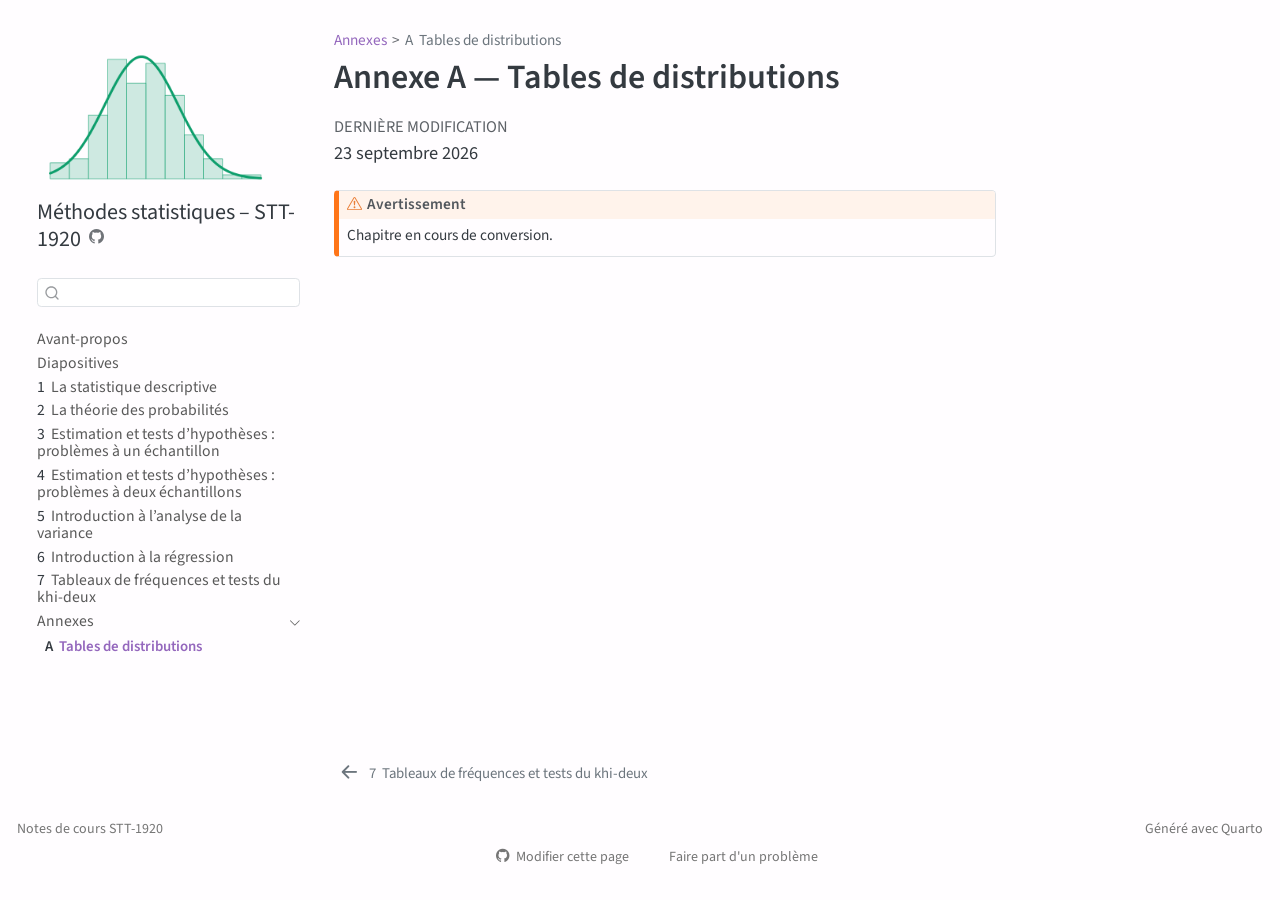
<file: _book/A-tables.html>
<!DOCTYPE html>
<html xmlns="http://www.w3.org/1999/xhtml" lang="fr" xml:lang="fr"><head>

<meta charset="utf-8">
<meta name="generator" content="quarto-1.10.18">

<meta name="viewport" content="width=device-width, initial-scale=1.0, user-scalable=yes">


<title>Annexe A — Tables de distributions – Méthodes statistiques – STT-1920</title>
<style>
/* Default styles provided by pandoc.
** See https://pandoc.org/MANUAL.html#variables-for-html for config info.
*/
span.smallcaps{font-variant: small-caps;}
div.columns{display: flex; gap: 1.5em;}
div.column{flex: auto;}
@media screen {
div.columns{gap: min(4vw, 1.5em);}
div.column{overflow-x: auto;}
}
div.hanging-indent{margin-left: 1.5em; text-indent: -1.5em;}
ul.task-list{list-style: none;}
ul.task-list li input[type="checkbox"] {
  width: 0.8em;
  margin: 0 0.8em 0.2em -1em; /* quarto-specific, see https://github.com/quarto-dev/quarto-cli/issues/4556 */ 
  vertical-align: middle;
}
</style>


<script src="site_libs/quarto-nav/quarto-nav.js"></script>
<script src="site_libs/quarto-nav/headroom.min.js"></script>
<script src="site_libs/clipboard/clipboard.min.js"></script>
<script src="site_libs/quarto-search/autocomplete.umd.js"></script>
<script src="site_libs/quarto-search/fuse.min.js"></script>
<script src="site_libs/quarto-search/quarto-search.js"></script>
<meta name="quarto:offset" content="./">
<link href="./07-khi-deux.html" rel="prev">
<script src="site_libs/quarto-html/quarto.js" type="module"></script>
<script src="site_libs/quarto-html/tabsets/tabsets.js" type="module"></script>
<script src="site_libs/quarto-html/popper.min.js"></script>
<script src="site_libs/quarto-html/tippy.umd.min.js"></script>
<script src="site_libs/quarto-html/anchor.min.js"></script>
<link href="site_libs/quarto-html/tippy.css" rel="stylesheet">
<link href="site_libs/quarto-html/quarto-syntax-highlighting-64a204ab8560d761af7679ceaba22944.css" rel="stylesheet" id="quarto-text-highlighting-styles">
<script src="site_libs/bootstrap/bootstrap.min.js"></script>
<link href="site_libs/bootstrap/bootstrap-icons.css" rel="stylesheet">
<link href="site_libs/bootstrap/bootstrap-5876300e3b422b9fe1fffaa7b75e9b96.min.css" rel="stylesheet" append-hash="true" id="quarto-bootstrap" data-mode="light">
<script id="quarto-search-options" type="application/json">{
  "location": "sidebar",
  "copy-button": false,
  "collapse-after": 3,
  "panel-placement": "start",
  "type": "textbox",
  "limit": 50,
  "keyboard-shortcut": [
    "f",
    "/",
    "s"
  ],
  "show-item-context": false,
  "language": {
    "search-no-results-text": "Pas de résultats",
    "search-matching-documents-text": "documents trouvés",
    "search-copy-link-title": "Copier le lien vers la recherche",
    "search-hide-matches-text": "Cacher les correspondances additionnelles",
    "search-more-match-text": "correspondance de plus dans ce document",
    "search-more-matches-text": "correspondances de plus dans ce document",
    "search-clear-button-title": "Effacer",
    "search-text-placeholder": "",
    "search-detached-cancel-button-title": "Annuler",
    "search-submit-button-title": "Envoyer",
    "search-label": "Recherche"
  }
}</script>
<style>html{ scroll-behavior: smooth; }</style>


<link rel="stylesheet" href="styles.css">
</head>

<body class="nav-sidebar floating quarto-light">

<div id="quarto-search-results"></div>
  <header id="quarto-header" class="headroom fixed-top">
  <nav class="quarto-secondary-nav">
    <div class="container-fluid d-flex">
      <button type="button" class="quarto-btn-toggle btn" data-bs-toggle="collapse" role="button" data-bs-target=".quarto-sidebar-collapse-item" aria-controls="quarto-sidebar" aria-expanded="false" aria-label="Basculer la barre latérale" onclick="if (window.quartoToggleHeadroom) { window.quartoToggleHeadroom(); }">
        <i class="bi bi-layout-text-sidebar-reverse"></i>
      </button>
        <nav class="quarto-page-breadcrumbs" aria-label="breadcrumb"><ol class="breadcrumb"><li class="breadcrumb-item"><a href="./A-tables.html">Annexes</a></li><li class="breadcrumb-item"><a href="./A-tables.html"><span class="chapter-number">A</span>&nbsp; <span class="chapter-title">Tables de distributions</span></a></li></ol></nav>
        <a class="flex-grow-1" role="navigation" data-bs-toggle="collapse" data-bs-target=".quarto-sidebar-collapse-item" aria-controls="quarto-sidebar" aria-expanded="false" aria-label="Basculer la barre latérale" onclick="if (window.quartoToggleHeadroom) { window.quartoToggleHeadroom(); }">      
        </a>
      <button type="button" class="btn quarto-search-button" aria-label="Recherche" onclick="window.quartoOpenSearch();">
        <i class="bi bi-search"></i>
      </button>
    </div>
  </nav>
</header>
<!-- content -->
<div id="quarto-content" class="quarto-container page-columns page-rows-contents page-layout-article">
<!-- sidebar -->
  <nav id="quarto-sidebar" class="sidebar collapse collapse-horizontal quarto-sidebar-collapse-item sidebar-navigation floating overflow-auto">
    <div class="pt-lg-2 mt-2 text-left sidebar-header sidebar-header-stacked">
      <a href="./index.html" class="sidebar-logo-link">
      <img src="./images/logo.png" alt="" class="sidebar-logo light-content py-0 d-lg-inline d-none">
      <img src="./images/logo.png" alt="" class="sidebar-logo dark-content py-0 d-lg-inline d-none">
      </a>
    <div class="sidebar-title mb-0 py-0">
      <a href="./">Méthodes statistiques – STT-1920</a> 
        <div class="sidebar-tools-main">
    <a href="https://github.com/JulienMiron/stt1920" title="Code source" class="quarto-navigation-tool px-1" aria-label="Code source"><i class="bi bi-github"></i></a>
</div>
    </div>
      </div>
        <div class="mt-2 flex-shrink-0 align-items-center">
        <div class="sidebar-search">
        <div id="quarto-search" class="" title="Recherche"></div>
        </div>
        </div>
    <div class="sidebar-menu-container"> 
    <ul class="list-unstyled mt-1">
        <li class="sidebar-item">
  <div class="sidebar-item-container"> 
  <a href="./index.html" class="sidebar-item-text sidebar-link">
 <span class="menu-text">Avant-propos</span></a>
  </div>
</li>
        <li class="sidebar-item">
  <div class="sidebar-item-container"> 
  <a href="./diapos.html" class="sidebar-item-text sidebar-link">
 <span class="menu-text">Diapositives</span></a>
  </div>
</li>
        <li class="sidebar-item">
  <div class="sidebar-item-container"> 
  <a href="./01-statistique-descriptive.html" class="sidebar-item-text sidebar-link">
 <span class="menu-text"><span class="chapter-number">1</span>&nbsp; <span class="chapter-title">La statistique descriptive</span></span></a>
  </div>
</li>
        <li class="sidebar-item">
  <div class="sidebar-item-container"> 
  <a href="./02-probabilites.html" class="sidebar-item-text sidebar-link">
 <span class="menu-text"><span class="chapter-number">2</span>&nbsp; <span class="chapter-title">La théorie des probabilités</span></span></a>
  </div>
</li>
        <li class="sidebar-item">
  <div class="sidebar-item-container"> 
  <a href="./03-un-echantillon.html" class="sidebar-item-text sidebar-link">
 <span class="menu-text"><span class="chapter-number">3</span>&nbsp; <span class="chapter-title">Estimation et tests d’hypothèses : problèmes à un échantillon</span></span></a>
  </div>
</li>
        <li class="sidebar-item">
  <div class="sidebar-item-container"> 
  <a href="./04-deux-echantillons.html" class="sidebar-item-text sidebar-link">
 <span class="menu-text"><span class="chapter-number">4</span>&nbsp; <span class="chapter-title">Estimation et tests d’hypothèses : problèmes à deux échantillons</span></span></a>
  </div>
</li>
        <li class="sidebar-item">
  <div class="sidebar-item-container"> 
  <a href="./05-anova.html" class="sidebar-item-text sidebar-link">
 <span class="menu-text"><span class="chapter-number">5</span>&nbsp; <span class="chapter-title">Introduction à l’analyse de la variance</span></span></a>
  </div>
</li>
        <li class="sidebar-item">
  <div class="sidebar-item-container"> 
  <a href="./06-regression.html" class="sidebar-item-text sidebar-link">
 <span class="menu-text"><span class="chapter-number">6</span>&nbsp; <span class="chapter-title">Introduction à la régression</span></span></a>
  </div>
</li>
        <li class="sidebar-item">
  <div class="sidebar-item-container"> 
  <a href="./07-khi-deux.html" class="sidebar-item-text sidebar-link">
 <span class="menu-text"><span class="chapter-number">7</span>&nbsp; <span class="chapter-title">Tableaux de fréquences et tests du khi-deux</span></span></a>
  </div>
</li>
        <li class="sidebar-item sidebar-item-section">
      <div class="sidebar-item-container"> 
            <a class="sidebar-item-text sidebar-link text-start" data-bs-toggle="collapse" data-bs-target="#quarto-sidebar-section-1" role="navigation" aria-expanded="true">
 <span class="menu-text">Annexes</span></a>
          <a class="sidebar-item-toggle text-start" data-bs-toggle="collapse" data-bs-target="#quarto-sidebar-section-1" role="navigation" aria-expanded="true" aria-label="Basculer la section">
            <i class="bi bi-chevron-right ms-2"></i>
          </a> 
      </div>
      <ul id="quarto-sidebar-section-1" class="collapse list-unstyled sidebar-section depth1 show">  
          <li class="sidebar-item">
  <div class="sidebar-item-container"> 
  <a href="./A-tables.html" class="sidebar-item-text sidebar-link active">
 <span class="menu-text"><span class="chapter-number">A</span>&nbsp; <span class="chapter-title">Tables de distributions</span></span></a>
  </div>
</li>
      </ul>
  </li>
    </ul>
    </div>
</nav>
<div id="quarto-sidebar-glass" class="quarto-sidebar-collapse-item" data-bs-toggle="collapse" data-bs-target=".quarto-sidebar-collapse-item"></div>
<!-- margin-sidebar -->
    <div id="quarto-margin-sidebar" class="sidebar margin-sidebar zindex-bottom">
        
    </div>
<!-- main -->
<main class="content" id="quarto-document-content">

<header id="title-block-header" class="quarto-title-block default"><nav class="quarto-page-breadcrumbs quarto-title-breadcrumbs d-none d-lg-block" aria-label="breadcrumb"><ol class="breadcrumb"><li class="breadcrumb-item"><a href="./A-tables.html">Annexes</a></li><li class="breadcrumb-item"><a href="./A-tables.html"><span class="chapter-number">A</span>&nbsp; <span class="chapter-title">Tables de distributions</span></a></li></ol></nav>
<div class="quarto-title">
<h1 class="title">Annexe A — Tables de distributions</h1>
</div>



<div class="quarto-title-meta">

    
  
    <div>
    <div class="quarto-title-meta-heading">Dernière modification</div>
    <div class="quarto-title-meta-contents">
      <p class="date-modified">23 septembre 2026</p>
    </div>
  </div>
    
  </div>
  


</header>


<div class="callout callout-style-default callout-warning callout-titled">
<div class="callout-header d-flex align-content-center">
<div class="callout-icon-container">
<i class="callout-icon"></i>
</div>
<div class="callout-title-container flex-fill">
Avertissement
</div>
</div>
<div class="callout-body-container callout-body">
<p>Chapitre en cours de conversion.</p>
</div>
</div>



</main> <!-- /main -->
<script id="quarto-html-after-body" type="application/javascript">
  window.document.addEventListener("DOMContentLoaded", function (event) {
    const icon = "";
    const anchorJS = new window.AnchorJS();
    anchorJS.options = {
      placement: 'right',
      icon: icon
    };
    anchorJS.add('.anchored');
    const isCodeAnnotation = (el) => {
      for (const clz of el.classList) {
        if (clz.startsWith('code-annotation-')) {                     
          return true;
        }
      }
      return false;
    }
    const onCopySuccess = function(e) {
      // button target
      const button = e.trigger;
      // don't keep focus
      button.blur();
      // flash "checked"
      button.classList.add('code-copy-button-checked');
      var currentTitle = button.getAttribute("title");
      button.setAttribute("title", "Copié");
      let tooltip;
      if (window.bootstrap) {
        button.setAttribute("data-bs-toggle", "tooltip");
        button.setAttribute("data-bs-placement", "left");
        button.setAttribute("data-bs-title", "Copié");
        tooltip = new bootstrap.Tooltip(button, 
          { trigger: "manual", 
            customClass: "code-copy-button-tooltip",
            offset: [0, -8]});
        tooltip.show();    
      }
      setTimeout(function() {
        if (tooltip) {
          tooltip.hide();
          button.removeAttribute("data-bs-title");
          button.removeAttribute("data-bs-toggle");
          button.removeAttribute("data-bs-placement");
        }
        button.setAttribute("title", currentTitle);
        button.classList.remove('code-copy-button-checked');
      }, 1000);
      // clear code selection
      e.clearSelection();
    }
    const getTextToCopy = function(trigger) {
      const outerScaffold = trigger.parentElement.cloneNode(true);
      const codeEl = outerScaffold.querySelector('code');
      for (const childEl of codeEl.children) {
        if (isCodeAnnotation(childEl)) {
          childEl.remove();
        }
      }
      return codeEl.innerText;
    }
    const clipboard = new window.ClipboardJS('.code-copy-button:not([data-in-quarto-modal])', {
      text: getTextToCopy
    });
    clipboard.on('success', onCopySuccess);
    if (window.document.getElementById('quarto-embedded-source-code-modal')) {
      const clipboardModal = new window.ClipboardJS('.code-copy-button[data-in-quarto-modal]', {
        text: getTextToCopy,
        container: window.document.getElementById('quarto-embedded-source-code-modal')
      });
      clipboardModal.on('success', onCopySuccess);
    }
      var localhostRegex = new RegExp(/^(?:http|https):\/\/localhost\:?[0-9]*\//);
      var mailtoRegex = new RegExp(/^mailto:/);
        var filterRegex = new RegExp("https:\/\/JulienMiron\.github\.io\/stt1920\/");
      var isInternal = (href) => {
          return filterRegex.test(href) || localhostRegex.test(href) || mailtoRegex.test(href);
      }
      // Inspect non-navigation links and adorn them if external
     var links = window.document.querySelectorAll('a[href]:not(.nav-link):not(.navbar-brand):not(.toc-action):not(.sidebar-link):not(.sidebar-item-toggle):not(.pagination-link):not(.no-external):not([aria-hidden]):not(.dropdown-item):not(.quarto-navigation-tool):not(.about-link)');
      for (var i=0; i<links.length; i++) {
        const link = links[i];
        if (!isInternal(link.href)) {
          // undo the damage that might have been done by quarto-nav.js in the case of
          // links that we want to consider external
          if (link.dataset.originalHref !== undefined) {
            link.href = link.dataset.originalHref;
          }
        }
      }
    function tippyHover(el, contentFn, onTriggerFn, onUntriggerFn) {
      const config = {
        allowHTML: true,
        maxWidth: 500,
        delay: 100,
        arrow: false,
        appendTo: function(el) {
            return el.parentElement;
        },
        interactive: true,
        interactiveBorder: 10,
        theme: 'quarto',
        placement: 'bottom-start',
      };
      if (contentFn) {
        config.content = contentFn;
      }
      if (onTriggerFn) {
        config.onTrigger = onTriggerFn;
      }
      if (onUntriggerFn) {
        config.onUntrigger = onUntriggerFn;
      }
      window.tippy(el, config); 
    }
    const noterefs = window.document.querySelectorAll('a[role="doc-noteref"]');
    for (var i=0; i<noterefs.length; i++) {
      const ref = noterefs[i];
      tippyHover(ref, function() {
        // use id or data attribute instead here
        let href = ref.getAttribute('data-footnote-href') || ref.getAttribute('href');
        try { href = new URL(href).hash; } catch {}
        const id = href.replace(/^#\/?/, "");
        const note = window.document.getElementById(id);
        if (note) {
          return note.innerHTML;
        } else {
          return "";
        }
      });
    }
    const xrefs = window.document.querySelectorAll('a.quarto-xref');
    const processXRef = (id, note) => {
      // Strip column container classes
      const stripColumnClz = (el) => {
        el.classList.remove("page-full", "page-columns");
        if (el.children) {
          for (const child of el.children) {
            stripColumnClz(child);
          }
        }
      }
      stripColumnClz(note)
      if (id === null || id.startsWith('sec-')) {
        // Special case sections, only their first couple elements
        const container = document.createElement("div");
        if (note.children && note.children.length > 2) {
          container.appendChild(note.children[0].cloneNode(true));
          for (let i = 1; i < note.children.length; i++) {
            const child = note.children[i];
            if (child.tagName === "P" && child.innerText === "") {
              continue;
            } else {
              container.appendChild(child.cloneNode(true));
              break;
            }
          }
          if (window.Quarto?.typesetMath) {
            window.Quarto.typesetMath(container);
          }
          return container.innerHTML
        } else {
          if (window.Quarto?.typesetMath) {
            window.Quarto.typesetMath(note);
          }
          return note.innerHTML;
        }
      } else {
        // Remove any anchor links if they are present
        const anchorLink = note.querySelector('a.anchorjs-link');
        if (anchorLink) {
          anchorLink.remove();
        }
        if (window.Quarto?.typesetMath) {
          window.Quarto.typesetMath(note);
        }
        if (note.classList.contains("callout")) {
          return note.outerHTML;
        } else {
          return note.innerHTML;
        }
      }
    }
    for (var i=0; i<xrefs.length; i++) {
      const xref = xrefs[i];
      tippyHover(xref, undefined, function(instance) {
        instance.disable();
        let url = xref.getAttribute('href');
        let hash = undefined; 
        if (url.startsWith('#')) {
          hash = url;
        } else {
          try { hash = new URL(url).hash; } catch {}
        }
        if (hash) {
          const id = hash.replace(/^#\/?/, "");
          const note = window.document.getElementById(id);
          if (note !== null) {
            try {
              const html = processXRef(id, note.cloneNode(true));
              instance.setContent(html);
            } finally {
              instance.enable();
              instance.show();
            }
          } else {
            // See if we can fetch this
            fetch(url.split('#')[0])
            .then(res => res.text())
            .then(html => {
              const parser = new DOMParser();
              const htmlDoc = parser.parseFromString(html, "text/html");
              const note = htmlDoc.getElementById(id);
              if (note !== null) {
                const html = processXRef(id, note);
                instance.setContent(html);
              } 
            }).finally(() => {
              instance.enable();
              instance.show();
            });
          }
        } else {
          // See if we can fetch a full url (with no hash to target)
          // This is a special case and we should probably do some content thinning / targeting
          fetch(url)
          .then(res => res.text())
          .then(html => {
            const parser = new DOMParser();
            const htmlDoc = parser.parseFromString(html, "text/html");
            const note = htmlDoc.querySelector('main.content');
            if (note !== null) {
              // This should only happen for chapter cross references
              // (since there is no id in the URL)
              // remove the first header
              if (note.children.length > 0 && note.children[0].tagName === "HEADER") {
                note.children[0].remove();
              }
              const html = processXRef(null, note);
              instance.setContent(html);
            } 
          }).finally(() => {
            instance.enable();
            instance.show();
          });
        }
      }, function(instance) {
      });
    }
        let selectedAnnoteEl;
        const selectorForAnnotation = ( cell, annotation) => {
          let cellAttr = 'data-code-cell="' + cell + '"';
          let lineAttr = 'data-code-annotation="' +  annotation + '"';
          const selector = 'span[' + cellAttr + '][' + lineAttr + ']';
          return selector;
        }
        const selectCodeLines = (annoteEl) => {
          const doc = window.document;
          const targetCell = annoteEl.getAttribute("data-target-cell");
          const targetAnnotation = annoteEl.getAttribute("data-target-annotation");
          const annoteSpan = window.document.querySelector(selectorForAnnotation(targetCell, targetAnnotation));
          const lines = annoteSpan.getAttribute("data-code-lines").split(",");
          const lineIds = lines.map((line) => {
            return targetCell + "-" + line;
          })
          let top = null;
          let height = null;
          let parent = null;
          if (lineIds.length > 0) {
              //compute the position of the single el (top and bottom and make a div)
              const el = window.document.getElementById(lineIds[0]);
              top = el.offsetTop;
              height = el.offsetHeight;
              parent = el.parentElement.parentElement;
            if (lineIds.length > 1) {
              const lastEl = window.document.getElementById(lineIds[lineIds.length - 1]);
              const bottom = lastEl.offsetTop + lastEl.offsetHeight;
              height = bottom - top;
            }
            if (top !== null && height !== null && parent !== null) {
              // cook up a div (if necessary) and position it 
              let div = window.document.getElementById("code-annotation-line-highlight");
              if (div === null) {
                div = window.document.createElement("div");
                div.setAttribute("id", "code-annotation-line-highlight");
                div.style.position = 'absolute';
                parent.appendChild(div);
              }
              div.style.top = top - 2 + "px";
              div.style.height = height + 4 + "px";
              div.style.left = 0;
              let gutterDiv = window.document.getElementById("code-annotation-line-highlight-gutter");
              if (gutterDiv === null) {
                gutterDiv = window.document.createElement("div");
                gutterDiv.setAttribute("id", "code-annotation-line-highlight-gutter");
                gutterDiv.style.position = 'absolute';
                const codeCell = window.document.getElementById(targetCell);
                const gutter = codeCell.querySelector('.code-annotation-gutter');
                gutter.appendChild(gutterDiv);
              }
              gutterDiv.style.top = top - 2 + "px";
              gutterDiv.style.height = height + 4 + "px";
            }
            selectedAnnoteEl = annoteEl;
          }
        };
        const unselectCodeLines = () => {
          const elementsIds = ["code-annotation-line-highlight", "code-annotation-line-highlight-gutter"];
          elementsIds.forEach((elId) => {
            const div = window.document.getElementById(elId);
            if (div) {
              div.remove();
            }
          });
          selectedAnnoteEl = undefined;
        };
          // Handle positioning of the toggle
      window.addEventListener(
        "resize",
        throttle(() => {
          elRect = undefined;
          if (selectedAnnoteEl) {
            selectCodeLines(selectedAnnoteEl);
          }
        }, 10)
      );
      function throttle(fn, ms) {
      let throttle = false;
      let timer;
        return (...args) => {
          if(!throttle) { // first call gets through
              fn.apply(this, args);
              throttle = true;
          } else { // all the others get throttled
              if(timer) clearTimeout(timer); // cancel #2
              timer = setTimeout(() => {
                fn.apply(this, args);
                timer = throttle = false;
              }, ms);
          }
        };
      }
        // Attach click handler to the DT
        const annoteDls = window.document.querySelectorAll('dt[data-target-cell]');
        for (const annoteDlNode of annoteDls) {
          annoteDlNode.addEventListener('click', (event) => {
            const clickedEl = event.target;
            if (clickedEl !== selectedAnnoteEl) {
              unselectCodeLines();
              const activeEl = window.document.querySelector('dt[data-target-cell].code-annotation-active');
              if (activeEl) {
                activeEl.classList.remove('code-annotation-active');
              }
              selectCodeLines(clickedEl);
              clickedEl.classList.add('code-annotation-active');
            } else {
              // Unselect the line
              unselectCodeLines();
              clickedEl.classList.remove('code-annotation-active');
            }
          });
        }
    const findCites = (el) => {
      const parentEl = el.parentElement;
      if (parentEl) {
        const cites = parentEl.dataset.cites;
        if (cites) {
          return {
            el,
            cites: cites.split(' ')
          };
        } else {
          return findCites(el.parentElement)
        }
      } else {
        return undefined;
      }
    };
    var bibliorefs = window.document.querySelectorAll('a[role="doc-biblioref"]');
    for (var i=0; i<bibliorefs.length; i++) {
      const ref = bibliorefs[i];
      const citeInfo = findCites(ref);
      if (citeInfo) {
        tippyHover(citeInfo.el, function() {
          var popup = window.document.createElement('div');
          citeInfo.cites.forEach(function(cite) {
            var citeDiv = window.document.createElement('div');
            citeDiv.classList.add('hanging-indent');
            citeDiv.classList.add('csl-entry');
            var biblioDiv = window.document.getElementById('ref-' + cite);
            if (biblioDiv) {
              citeDiv.innerHTML = biblioDiv.innerHTML;
            }
            popup.appendChild(citeDiv);
          });
          return popup.innerHTML;
        });
      }
    }
  });
  </script>
<nav class="page-navigation">
  <div class="nav-page nav-page-previous">
      <a href="./07-khi-deux.html" class="pagination-link" aria-label="Tableaux de fréquences et tests du khi-deux">
        <i class="bi bi-arrow-left-short"></i> <span class="nav-page-text"><span class="chapter-number">7</span>&nbsp; <span class="chapter-title">Tableaux de fréquences et tests du khi-deux</span></span>
      </a>          
  </div>
  <div class="nav-page nav-page-next">
  </div>
</nav>
</div> <!-- /content -->
<footer class="footer">
  <div class="nav-footer">
    <div class="nav-footer-left">
<p>Notes de cours STT-1920</p>
</div>   
    <div class="nav-footer-center">
      &nbsp;
    <div class="toc-actions"><ul><li><a href="https://github.com/JulienMiron/stt1920/edit/main/A-tables.qmd" class="toc-action"><i class="bi bi-github"></i>Modifier cette page</a></li><li><a href="https://github.com/JulienMiron/stt1920/issues/new" class="toc-action"><i class="bi empty"></i>Faire part d'un problème</a></li></ul></div></div>
    <div class="nav-footer-right">
<p>Généré avec Quarto</p>
</div>
  </div>
</footer>




<script src="site_libs/quarto-html/zenscroll-min.js"></script>
</body></html>
</file>
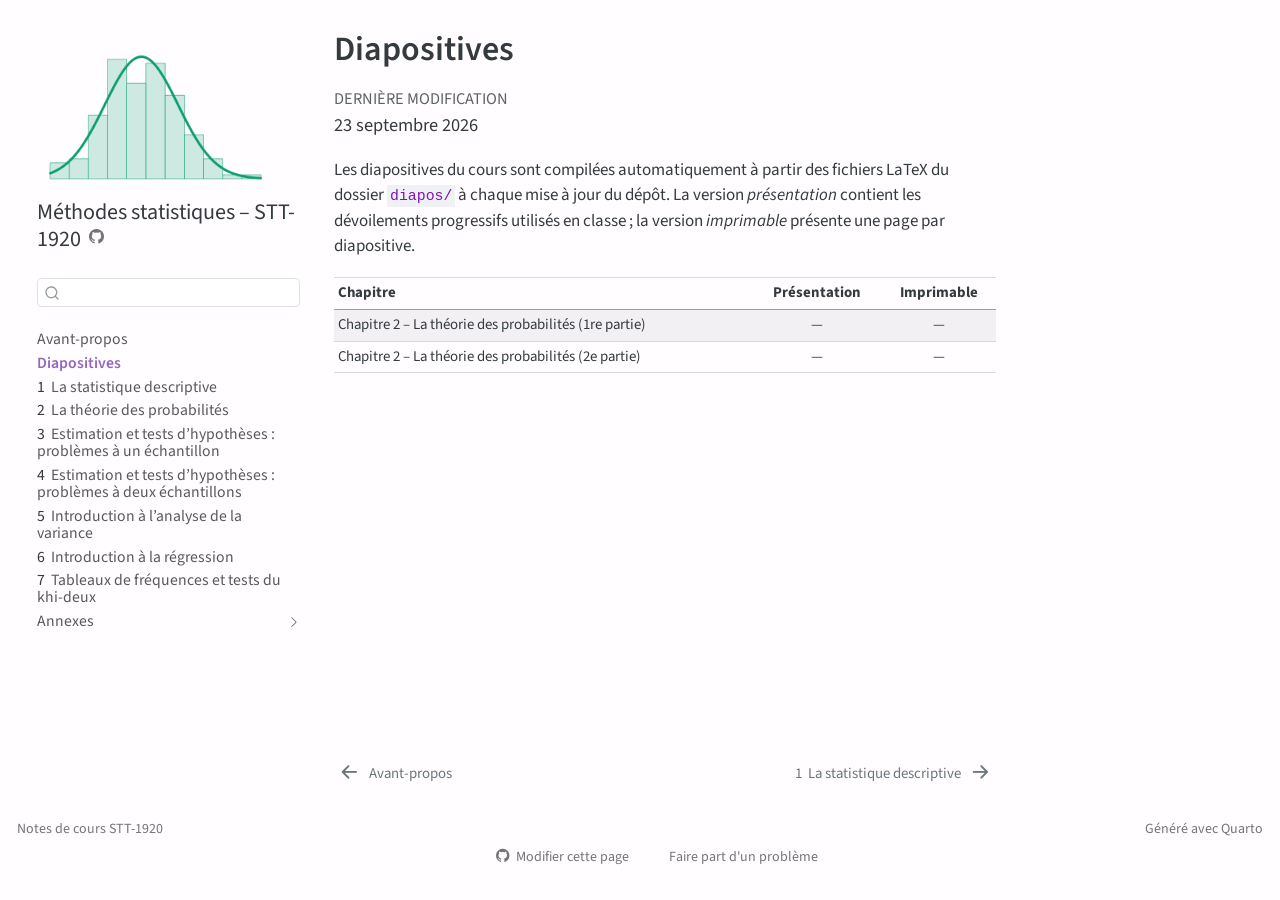
<file: _book/diapos.html>
<!DOCTYPE html>
<html xmlns="http://www.w3.org/1999/xhtml" lang="fr" xml:lang="fr"><head>

<meta charset="utf-8">
<meta name="generator" content="quarto-1.10.18">

<meta name="viewport" content="width=device-width, initial-scale=1.0, user-scalable=yes">


<title>Diapositives – Méthodes statistiques – STT-1920</title>
<style>
/* Default styles provided by pandoc.
** See https://pandoc.org/MANUAL.html#variables-for-html for config info.
*/
span.smallcaps{font-variant: small-caps;}
div.columns{display: flex; gap: 1.5em;}
div.column{flex: auto;}
@media screen {
div.columns{gap: min(4vw, 1.5em);}
div.column{overflow-x: auto;}
}
div.hanging-indent{margin-left: 1.5em; text-indent: -1.5em;}
ul.task-list{list-style: none;}
ul.task-list li input[type="checkbox"] {
  width: 0.8em;
  margin: 0 0.8em 0.2em -1em; /* quarto-specific, see https://github.com/quarto-dev/quarto-cli/issues/4556 */ 
  vertical-align: middle;
}
</style>


<script src="site_libs/quarto-nav/quarto-nav.js"></script>
<script src="site_libs/quarto-nav/headroom.min.js"></script>
<script src="site_libs/clipboard/clipboard.min.js"></script>
<script src="site_libs/quarto-search/autocomplete.umd.js"></script>
<script src="site_libs/quarto-search/fuse.min.js"></script>
<script src="site_libs/quarto-search/quarto-search.js"></script>
<meta name="quarto:offset" content="./">
<link href="./01-statistique-descriptive.html" rel="next">
<link href="./index.html" rel="prev">
<script src="site_libs/quarto-html/quarto.js" type="module"></script>
<script src="site_libs/quarto-html/tabsets/tabsets.js" type="module"></script>
<script src="site_libs/quarto-html/popper.min.js"></script>
<script src="site_libs/quarto-html/tippy.umd.min.js"></script>
<script src="site_libs/quarto-html/anchor.min.js"></script>
<link href="site_libs/quarto-html/tippy.css" rel="stylesheet">
<link href="site_libs/quarto-html/quarto-syntax-highlighting-64a204ab8560d761af7679ceaba22944.css" rel="stylesheet" id="quarto-text-highlighting-styles">
<script src="site_libs/bootstrap/bootstrap.min.js"></script>
<link href="site_libs/bootstrap/bootstrap-icons.css" rel="stylesheet">
<link href="site_libs/bootstrap/bootstrap-5876300e3b422b9fe1fffaa7b75e9b96.min.css" rel="stylesheet" append-hash="true" id="quarto-bootstrap" data-mode="light">
<script id="quarto-search-options" type="application/json">{
  "location": "sidebar",
  "copy-button": false,
  "collapse-after": 3,
  "panel-placement": "start",
  "type": "textbox",
  "limit": 50,
  "keyboard-shortcut": [
    "f",
    "/",
    "s"
  ],
  "show-item-context": false,
  "language": {
    "search-no-results-text": "Pas de résultats",
    "search-matching-documents-text": "documents trouvés",
    "search-copy-link-title": "Copier le lien vers la recherche",
    "search-hide-matches-text": "Cacher les correspondances additionnelles",
    "search-more-match-text": "correspondance de plus dans ce document",
    "search-more-matches-text": "correspondances de plus dans ce document",
    "search-clear-button-title": "Effacer",
    "search-text-placeholder": "",
    "search-detached-cancel-button-title": "Annuler",
    "search-submit-button-title": "Envoyer",
    "search-label": "Recherche"
  }
}</script>
<style>html{ scroll-behavior: smooth; }</style>


<link rel="stylesheet" href="styles.css">
</head>

<body class="nav-sidebar floating quarto-light">

<div id="quarto-search-results"></div>
  <header id="quarto-header" class="headroom fixed-top">
  <nav class="quarto-secondary-nav">
    <div class="container-fluid d-flex">
      <button type="button" class="quarto-btn-toggle btn" data-bs-toggle="collapse" role="button" data-bs-target=".quarto-sidebar-collapse-item" aria-controls="quarto-sidebar" aria-expanded="false" aria-label="Basculer la barre latérale" onclick="if (window.quartoToggleHeadroom) { window.quartoToggleHeadroom(); }">
        <i class="bi bi-layout-text-sidebar-reverse"></i>
      </button>
        <nav class="quarto-page-breadcrumbs" aria-label="breadcrumb"><ol class="breadcrumb"><li class="breadcrumb-item"><a href="./diapos.html">Diapositives</a></li></ol></nav>
        <a class="flex-grow-1" role="navigation" data-bs-toggle="collapse" data-bs-target=".quarto-sidebar-collapse-item" aria-controls="quarto-sidebar" aria-expanded="false" aria-label="Basculer la barre latérale" onclick="if (window.quartoToggleHeadroom) { window.quartoToggleHeadroom(); }">      
        </a>
      <button type="button" class="btn quarto-search-button" aria-label="Recherche" onclick="window.quartoOpenSearch();">
        <i class="bi bi-search"></i>
      </button>
    </div>
  </nav>
</header>
<!-- content -->
<div id="quarto-content" class="quarto-container page-columns page-rows-contents page-layout-article">
<!-- sidebar -->
  <nav id="quarto-sidebar" class="sidebar collapse collapse-horizontal quarto-sidebar-collapse-item sidebar-navigation floating overflow-auto">
    <div class="pt-lg-2 mt-2 text-left sidebar-header sidebar-header-stacked">
      <a href="./index.html" class="sidebar-logo-link">
      <img src="./images/logo.png" alt="" class="sidebar-logo light-content py-0 d-lg-inline d-none">
      <img src="./images/logo.png" alt="" class="sidebar-logo dark-content py-0 d-lg-inline d-none">
      </a>
    <div class="sidebar-title mb-0 py-0">
      <a href="./">Méthodes statistiques – STT-1920</a> 
        <div class="sidebar-tools-main">
    <a href="https://github.com/JulienMiron/stt1920" title="Code source" class="quarto-navigation-tool px-1" aria-label="Code source"><i class="bi bi-github"></i></a>
</div>
    </div>
      </div>
        <div class="mt-2 flex-shrink-0 align-items-center">
        <div class="sidebar-search">
        <div id="quarto-search" class="" title="Recherche"></div>
        </div>
        </div>
    <div class="sidebar-menu-container"> 
    <ul class="list-unstyled mt-1">
        <li class="sidebar-item">
  <div class="sidebar-item-container"> 
  <a href="./index.html" class="sidebar-item-text sidebar-link">
 <span class="menu-text">Avant-propos</span></a>
  </div>
</li>
        <li class="sidebar-item">
  <div class="sidebar-item-container"> 
  <a href="./diapos.html" class="sidebar-item-text sidebar-link active">
 <span class="menu-text">Diapositives</span></a>
  </div>
</li>
        <li class="sidebar-item">
  <div class="sidebar-item-container"> 
  <a href="./01-statistique-descriptive.html" class="sidebar-item-text sidebar-link">
 <span class="menu-text"><span class="chapter-number">1</span>&nbsp; <span class="chapter-title">La statistique descriptive</span></span></a>
  </div>
</li>
        <li class="sidebar-item">
  <div class="sidebar-item-container"> 
  <a href="./02-probabilites.html" class="sidebar-item-text sidebar-link">
 <span class="menu-text"><span class="chapter-number">2</span>&nbsp; <span class="chapter-title">La théorie des probabilités</span></span></a>
  </div>
</li>
        <li class="sidebar-item">
  <div class="sidebar-item-container"> 
  <a href="./03-un-echantillon.html" class="sidebar-item-text sidebar-link">
 <span class="menu-text"><span class="chapter-number">3</span>&nbsp; <span class="chapter-title">Estimation et tests d’hypothèses : problèmes à un échantillon</span></span></a>
  </div>
</li>
        <li class="sidebar-item">
  <div class="sidebar-item-container"> 
  <a href="./04-deux-echantillons.html" class="sidebar-item-text sidebar-link">
 <span class="menu-text"><span class="chapter-number">4</span>&nbsp; <span class="chapter-title">Estimation et tests d’hypothèses : problèmes à deux échantillons</span></span></a>
  </div>
</li>
        <li class="sidebar-item">
  <div class="sidebar-item-container"> 
  <a href="./05-anova.html" class="sidebar-item-text sidebar-link">
 <span class="menu-text"><span class="chapter-number">5</span>&nbsp; <span class="chapter-title">Introduction à l’analyse de la variance</span></span></a>
  </div>
</li>
        <li class="sidebar-item">
  <div class="sidebar-item-container"> 
  <a href="./06-regression.html" class="sidebar-item-text sidebar-link">
 <span class="menu-text"><span class="chapter-number">6</span>&nbsp; <span class="chapter-title">Introduction à la régression</span></span></a>
  </div>
</li>
        <li class="sidebar-item">
  <div class="sidebar-item-container"> 
  <a href="./07-khi-deux.html" class="sidebar-item-text sidebar-link">
 <span class="menu-text"><span class="chapter-number">7</span>&nbsp; <span class="chapter-title">Tableaux de fréquences et tests du khi-deux</span></span></a>
  </div>
</li>
        <li class="sidebar-item sidebar-item-section">
      <div class="sidebar-item-container"> 
            <a class="sidebar-item-text sidebar-link text-start collapsed" data-bs-toggle="collapse" data-bs-target="#quarto-sidebar-section-1" role="navigation" aria-expanded="false">
 <span class="menu-text">Annexes</span></a>
          <a class="sidebar-item-toggle text-start collapsed" data-bs-toggle="collapse" data-bs-target="#quarto-sidebar-section-1" role="navigation" aria-expanded="false" aria-label="Basculer la section">
            <i class="bi bi-chevron-right ms-2"></i>
          </a> 
      </div>
      <ul id="quarto-sidebar-section-1" class="collapse list-unstyled sidebar-section depth1 ">  
          <li class="sidebar-item">
  <div class="sidebar-item-container"> 
  <a href="./A-tables.html" class="sidebar-item-text sidebar-link">
 <span class="menu-text"><span class="chapter-number">A</span>&nbsp; <span class="chapter-title">Tables de distributions</span></span></a>
  </div>
</li>
      </ul>
  </li>
    </ul>
    </div>
</nav>
<div id="quarto-sidebar-glass" class="quarto-sidebar-collapse-item" data-bs-toggle="collapse" data-bs-target=".quarto-sidebar-collapse-item"></div>
<!-- margin-sidebar -->
    <div id="quarto-margin-sidebar" class="sidebar margin-sidebar zindex-bottom">
        
    </div>
<!-- main -->
<main class="content" id="quarto-document-content">

<header id="title-block-header" class="quarto-title-block default">
<div class="quarto-title">
<h1 class="title">Diapositives</h1>
</div>



<div class="quarto-title-meta">

    
  
    <div>
    <div class="quarto-title-meta-heading">Dernière modification</div>
    <div class="quarto-title-meta-contents">
      <p class="date-modified">23 septembre 2026</p>
    </div>
  </div>
    
  </div>
  


</header>


<p>Les diapositives du cours sont compilées automatiquement à partir des fichiers LaTeX du dossier <code>diapos/</code> à chaque mise à jour du dépôt. La version <em>présentation</em> contient les dévoilements progressifs utilisés en classe ; la version <em>imprimable</em> présente une page par diapositive.</p>
<div class="cell" data-layout-align="center">
<table class="caption-top table table-sm table-striped small">
<thead>
<tr class="header">
<th style="text-align: left;">Chapitre</th>
<th style="text-align: center;">Présentation</th>
<th style="text-align: center;">Imprimable</th>
</tr>
</thead>
<tbody>
<tr class="odd">
<td style="text-align: left;">Chapitre 2 – La théorie des probabilités (1re partie)</td>
<td style="text-align: center;">—</td>
<td style="text-align: center;">—</td>
</tr>
<tr class="even">
<td style="text-align: left;">Chapitre 2 – La théorie des probabilités (2e partie)</td>
<td style="text-align: center;">—</td>
<td style="text-align: center;">—</td>
</tr>
</tbody>
</table>
</div>



</main> <!-- /main -->
<script id="quarto-html-after-body" type="application/javascript">
  window.document.addEventListener("DOMContentLoaded", function (event) {
    const icon = "";
    const anchorJS = new window.AnchorJS();
    anchorJS.options = {
      placement: 'right',
      icon: icon
    };
    anchorJS.add('.anchored');
    const isCodeAnnotation = (el) => {
      for (const clz of el.classList) {
        if (clz.startsWith('code-annotation-')) {                     
          return true;
        }
      }
      return false;
    }
    const onCopySuccess = function(e) {
      // button target
      const button = e.trigger;
      // don't keep focus
      button.blur();
      // flash "checked"
      button.classList.add('code-copy-button-checked');
      var currentTitle = button.getAttribute("title");
      button.setAttribute("title", "Copié");
      let tooltip;
      if (window.bootstrap) {
        button.setAttribute("data-bs-toggle", "tooltip");
        button.setAttribute("data-bs-placement", "left");
        button.setAttribute("data-bs-title", "Copié");
        tooltip = new bootstrap.Tooltip(button, 
          { trigger: "manual", 
            customClass: "code-copy-button-tooltip",
            offset: [0, -8]});
        tooltip.show();    
      }
      setTimeout(function() {
        if (tooltip) {
          tooltip.hide();
          button.removeAttribute("data-bs-title");
          button.removeAttribute("data-bs-toggle");
          button.removeAttribute("data-bs-placement");
        }
        button.setAttribute("title", currentTitle);
        button.classList.remove('code-copy-button-checked');
      }, 1000);
      // clear code selection
      e.clearSelection();
    }
    const getTextToCopy = function(trigger) {
      const outerScaffold = trigger.parentElement.cloneNode(true);
      const codeEl = outerScaffold.querySelector('code');
      for (const childEl of codeEl.children) {
        if (isCodeAnnotation(childEl)) {
          childEl.remove();
        }
      }
      return codeEl.innerText;
    }
    const clipboard = new window.ClipboardJS('.code-copy-button:not([data-in-quarto-modal])', {
      text: getTextToCopy
    });
    clipboard.on('success', onCopySuccess);
    if (window.document.getElementById('quarto-embedded-source-code-modal')) {
      const clipboardModal = new window.ClipboardJS('.code-copy-button[data-in-quarto-modal]', {
        text: getTextToCopy,
        container: window.document.getElementById('quarto-embedded-source-code-modal')
      });
      clipboardModal.on('success', onCopySuccess);
    }
      var localhostRegex = new RegExp(/^(?:http|https):\/\/localhost\:?[0-9]*\//);
      var mailtoRegex = new RegExp(/^mailto:/);
        var filterRegex = new RegExp("https:\/\/JulienMiron\.github\.io\/stt1920\/");
      var isInternal = (href) => {
          return filterRegex.test(href) || localhostRegex.test(href) || mailtoRegex.test(href);
      }
      // Inspect non-navigation links and adorn them if external
     var links = window.document.querySelectorAll('a[href]:not(.nav-link):not(.navbar-brand):not(.toc-action):not(.sidebar-link):not(.sidebar-item-toggle):not(.pagination-link):not(.no-external):not([aria-hidden]):not(.dropdown-item):not(.quarto-navigation-tool):not(.about-link)');
      for (var i=0; i<links.length; i++) {
        const link = links[i];
        if (!isInternal(link.href)) {
          // undo the damage that might have been done by quarto-nav.js in the case of
          // links that we want to consider external
          if (link.dataset.originalHref !== undefined) {
            link.href = link.dataset.originalHref;
          }
        }
      }
    function tippyHover(el, contentFn, onTriggerFn, onUntriggerFn) {
      const config = {
        allowHTML: true,
        maxWidth: 500,
        delay: 100,
        arrow: false,
        appendTo: function(el) {
            return el.parentElement;
        },
        interactive: true,
        interactiveBorder: 10,
        theme: 'quarto',
        placement: 'bottom-start',
      };
      if (contentFn) {
        config.content = contentFn;
      }
      if (onTriggerFn) {
        config.onTrigger = onTriggerFn;
      }
      if (onUntriggerFn) {
        config.onUntrigger = onUntriggerFn;
      }
      window.tippy(el, config); 
    }
    const noterefs = window.document.querySelectorAll('a[role="doc-noteref"]');
    for (var i=0; i<noterefs.length; i++) {
      const ref = noterefs[i];
      tippyHover(ref, function() {
        // use id or data attribute instead here
        let href = ref.getAttribute('data-footnote-href') || ref.getAttribute('href');
        try { href = new URL(href).hash; } catch {}
        const id = href.replace(/^#\/?/, "");
        const note = window.document.getElementById(id);
        if (note) {
          return note.innerHTML;
        } else {
          return "";
        }
      });
    }
    const xrefs = window.document.querySelectorAll('a.quarto-xref');
    const processXRef = (id, note) => {
      // Strip column container classes
      const stripColumnClz = (el) => {
        el.classList.remove("page-full", "page-columns");
        if (el.children) {
          for (const child of el.children) {
            stripColumnClz(child);
          }
        }
      }
      stripColumnClz(note)
      if (id === null || id.startsWith('sec-')) {
        // Special case sections, only their first couple elements
        const container = document.createElement("div");
        if (note.children && note.children.length > 2) {
          container.appendChild(note.children[0].cloneNode(true));
          for (let i = 1; i < note.children.length; i++) {
            const child = note.children[i];
            if (child.tagName === "P" && child.innerText === "") {
              continue;
            } else {
              container.appendChild(child.cloneNode(true));
              break;
            }
          }
          if (window.Quarto?.typesetMath) {
            window.Quarto.typesetMath(container);
          }
          return container.innerHTML
        } else {
          if (window.Quarto?.typesetMath) {
            window.Quarto.typesetMath(note);
          }
          return note.innerHTML;
        }
      } else {
        // Remove any anchor links if they are present
        const anchorLink = note.querySelector('a.anchorjs-link');
        if (anchorLink) {
          anchorLink.remove();
        }
        if (window.Quarto?.typesetMath) {
          window.Quarto.typesetMath(note);
        }
        if (note.classList.contains("callout")) {
          return note.outerHTML;
        } else {
          return note.innerHTML;
        }
      }
    }
    for (var i=0; i<xrefs.length; i++) {
      const xref = xrefs[i];
      tippyHover(xref, undefined, function(instance) {
        instance.disable();
        let url = xref.getAttribute('href');
        let hash = undefined; 
        if (url.startsWith('#')) {
          hash = url;
        } else {
          try { hash = new URL(url).hash; } catch {}
        }
        if (hash) {
          const id = hash.replace(/^#\/?/, "");
          const note = window.document.getElementById(id);
          if (note !== null) {
            try {
              const html = processXRef(id, note.cloneNode(true));
              instance.setContent(html);
            } finally {
              instance.enable();
              instance.show();
            }
          } else {
            // See if we can fetch this
            fetch(url.split('#')[0])
            .then(res => res.text())
            .then(html => {
              const parser = new DOMParser();
              const htmlDoc = parser.parseFromString(html, "text/html");
              const note = htmlDoc.getElementById(id);
              if (note !== null) {
                const html = processXRef(id, note);
                instance.setContent(html);
              } 
            }).finally(() => {
              instance.enable();
              instance.show();
            });
          }
        } else {
          // See if we can fetch a full url (with no hash to target)
          // This is a special case and we should probably do some content thinning / targeting
          fetch(url)
          .then(res => res.text())
          .then(html => {
            const parser = new DOMParser();
            const htmlDoc = parser.parseFromString(html, "text/html");
            const note = htmlDoc.querySelector('main.content');
            if (note !== null) {
              // This should only happen for chapter cross references
              // (since there is no id in the URL)
              // remove the first header
              if (note.children.length > 0 && note.children[0].tagName === "HEADER") {
                note.children[0].remove();
              }
              const html = processXRef(null, note);
              instance.setContent(html);
            } 
          }).finally(() => {
            instance.enable();
            instance.show();
          });
        }
      }, function(instance) {
      });
    }
        let selectedAnnoteEl;
        const selectorForAnnotation = ( cell, annotation) => {
          let cellAttr = 'data-code-cell="' + cell + '"';
          let lineAttr = 'data-code-annotation="' +  annotation + '"';
          const selector = 'span[' + cellAttr + '][' + lineAttr + ']';
          return selector;
        }
        const selectCodeLines = (annoteEl) => {
          const doc = window.document;
          const targetCell = annoteEl.getAttribute("data-target-cell");
          const targetAnnotation = annoteEl.getAttribute("data-target-annotation");
          const annoteSpan = window.document.querySelector(selectorForAnnotation(targetCell, targetAnnotation));
          const lines = annoteSpan.getAttribute("data-code-lines").split(",");
          const lineIds = lines.map((line) => {
            return targetCell + "-" + line;
          })
          let top = null;
          let height = null;
          let parent = null;
          if (lineIds.length > 0) {
              //compute the position of the single el (top and bottom and make a div)
              const el = window.document.getElementById(lineIds[0]);
              top = el.offsetTop;
              height = el.offsetHeight;
              parent = el.parentElement.parentElement;
            if (lineIds.length > 1) {
              const lastEl = window.document.getElementById(lineIds[lineIds.length - 1]);
              const bottom = lastEl.offsetTop + lastEl.offsetHeight;
              height = bottom - top;
            }
            if (top !== null && height !== null && parent !== null) {
              // cook up a div (if necessary) and position it 
              let div = window.document.getElementById("code-annotation-line-highlight");
              if (div === null) {
                div = window.document.createElement("div");
                div.setAttribute("id", "code-annotation-line-highlight");
                div.style.position = 'absolute';
                parent.appendChild(div);
              }
              div.style.top = top - 2 + "px";
              div.style.height = height + 4 + "px";
              div.style.left = 0;
              let gutterDiv = window.document.getElementById("code-annotation-line-highlight-gutter");
              if (gutterDiv === null) {
                gutterDiv = window.document.createElement("div");
                gutterDiv.setAttribute("id", "code-annotation-line-highlight-gutter");
                gutterDiv.style.position = 'absolute';
                const codeCell = window.document.getElementById(targetCell);
                const gutter = codeCell.querySelector('.code-annotation-gutter');
                gutter.appendChild(gutterDiv);
              }
              gutterDiv.style.top = top - 2 + "px";
              gutterDiv.style.height = height + 4 + "px";
            }
            selectedAnnoteEl = annoteEl;
          }
        };
        const unselectCodeLines = () => {
          const elementsIds = ["code-annotation-line-highlight", "code-annotation-line-highlight-gutter"];
          elementsIds.forEach((elId) => {
            const div = window.document.getElementById(elId);
            if (div) {
              div.remove();
            }
          });
          selectedAnnoteEl = undefined;
        };
          // Handle positioning of the toggle
      window.addEventListener(
        "resize",
        throttle(() => {
          elRect = undefined;
          if (selectedAnnoteEl) {
            selectCodeLines(selectedAnnoteEl);
          }
        }, 10)
      );
      function throttle(fn, ms) {
      let throttle = false;
      let timer;
        return (...args) => {
          if(!throttle) { // first call gets through
              fn.apply(this, args);
              throttle = true;
          } else { // all the others get throttled
              if(timer) clearTimeout(timer); // cancel #2
              timer = setTimeout(() => {
                fn.apply(this, args);
                timer = throttle = false;
              }, ms);
          }
        };
      }
        // Attach click handler to the DT
        const annoteDls = window.document.querySelectorAll('dt[data-target-cell]');
        for (const annoteDlNode of annoteDls) {
          annoteDlNode.addEventListener('click', (event) => {
            const clickedEl = event.target;
            if (clickedEl !== selectedAnnoteEl) {
              unselectCodeLines();
              const activeEl = window.document.querySelector('dt[data-target-cell].code-annotation-active');
              if (activeEl) {
                activeEl.classList.remove('code-annotation-active');
              }
              selectCodeLines(clickedEl);
              clickedEl.classList.add('code-annotation-active');
            } else {
              // Unselect the line
              unselectCodeLines();
              clickedEl.classList.remove('code-annotation-active');
            }
          });
        }
    const findCites = (el) => {
      const parentEl = el.parentElement;
      if (parentEl) {
        const cites = parentEl.dataset.cites;
        if (cites) {
          return {
            el,
            cites: cites.split(' ')
          };
        } else {
          return findCites(el.parentElement)
        }
      } else {
        return undefined;
      }
    };
    var bibliorefs = window.document.querySelectorAll('a[role="doc-biblioref"]');
    for (var i=0; i<bibliorefs.length; i++) {
      const ref = bibliorefs[i];
      const citeInfo = findCites(ref);
      if (citeInfo) {
        tippyHover(citeInfo.el, function() {
          var popup = window.document.createElement('div');
          citeInfo.cites.forEach(function(cite) {
            var citeDiv = window.document.createElement('div');
            citeDiv.classList.add('hanging-indent');
            citeDiv.classList.add('csl-entry');
            var biblioDiv = window.document.getElementById('ref-' + cite);
            if (biblioDiv) {
              citeDiv.innerHTML = biblioDiv.innerHTML;
            }
            popup.appendChild(citeDiv);
          });
          return popup.innerHTML;
        });
      }
    }
  });
  </script>
<nav class="page-navigation">
  <div class="nav-page nav-page-previous">
      <a href="./index.html" class="pagination-link" aria-label="Avant-propos">
        <i class="bi bi-arrow-left-short"></i> <span class="nav-page-text">Avant-propos</span>
      </a>          
  </div>
  <div class="nav-page nav-page-next">
      <a href="./01-statistique-descriptive.html" class="pagination-link" aria-label="La statistique descriptive">
        <span class="nav-page-text"><span class="chapter-number">1</span>&nbsp; <span class="chapter-title">La statistique descriptive</span></span> <i class="bi bi-arrow-right-short"></i>
      </a>
  </div>
</nav>
</div> <!-- /content -->
<footer class="footer">
  <div class="nav-footer">
    <div class="nav-footer-left">
<p>Notes de cours STT-1920</p>
</div>   
    <div class="nav-footer-center">
      &nbsp;
    <div class="toc-actions"><ul><li><a href="https://github.com/JulienMiron/stt1920/edit/main/diapos.qmd" class="toc-action"><i class="bi bi-github"></i>Modifier cette page</a></li><li><a href="https://github.com/JulienMiron/stt1920/issues/new" class="toc-action"><i class="bi empty"></i>Faire part d'un problème</a></li></ul></div></div>
    <div class="nav-footer-right">
<p>Généré avec Quarto</p>
</div>
  </div>
</footer>




<script src="site_libs/quarto-html/zenscroll-min.js"></script>
</body></html>
</file>
<file: _book/site_libs/quarto-html/tippy.css>
.tippy-box[data-animation=fade][data-state=hidden]{opacity:0}[data-tippy-root]{max-width:calc(100vw - 10px)}.tippy-box{position:relative;background-color:#333;color:#fff;border-radius:4px;font-size:14px;line-height:1.4;white-space:normal;outline:0;transition-property:transform,visibility,opacity}.tippy-box[data-placement^=top]>.tippy-arrow{bottom:0}.tippy-box[data-placement^=top]>.tippy-arrow:before{bottom:-7px;left:0;border-width:8px 8px 0;border-top-color:initial;transform-origin:center top}.tippy-box[data-placement^=bottom]>.tippy-arrow{top:0}.tippy-box[data-placement^=bottom]>.tippy-arrow:before{top:-7px;left:0;border-width:0 8px 8px;border-bottom-color:initial;transform-origin:center bottom}.tippy-box[data-placement^=left]>.tippy-arrow{right:0}.tippy-box[data-placement^=left]>.tippy-arrow:before{border-width:8px 0 8px 8px;border-left-color:initial;right:-7px;transform-origin:center left}.tippy-box[data-placement^=right]>.tippy-arrow{left:0}.tippy-box[data-placement^=right]>.tippy-arrow:before{left:-7px;border-width:8px 8px 8px 0;border-right-color:initial;transform-origin:center right}.tippy-box[data-inertia][data-state=visible]{transition-timing-function:cubic-bezier(.54,1.5,.38,1.11)}.tippy-arrow{width:16px;height:16px;color:#333}.tippy-arrow:before{content:"";position:absolute;border-color:transparent;border-style:solid}.tippy-content{position:relative;padding:5px 9px;z-index:1}
</file>
<file: _book/site_libs/quarto-html/quarto-syntax-highlighting-64a204ab8560d761af7679ceaba22944.css>
/* quarto syntax highlight colors */
:root {
  --quarto-hl-ot-color: #003B4F;
  --quarto-hl-at-color: #657422;
  --quarto-hl-ss-color: #20794D;
  --quarto-hl-an-color: #5E5E5E;
  --quarto-hl-fu-color: #4758AB;
  --quarto-hl-st-color: #20794D;
  --quarto-hl-cf-color: #003B4F;
  --quarto-hl-op-color: #5E5E5E;
  --quarto-hl-er-color: #AD0000;
  --quarto-hl-bn-color: #AD0000;
  --quarto-hl-al-color: #AD0000;
  --quarto-hl-va-color: #111111;
  --quarto-hl-bu-color: inherit;
  --quarto-hl-ex-color: inherit;
  --quarto-hl-pp-color: #AD0000;
  --quarto-hl-in-color: #5E5E5E;
  --quarto-hl-vs-color: #20794D;
  --quarto-hl-wa-color: #5E5E5E;
  --quarto-hl-do-color: #5E5E5E;
  --quarto-hl-im-color: #00769E;
  --quarto-hl-ch-color: #20794D;
  --quarto-hl-dt-color: #AD0000;
  --quarto-hl-fl-color: #AD0000;
  --quarto-hl-co-color: #5E5E5E;
  --quarto-hl-cv-color: #5E5E5E;
  --quarto-hl-cn-color: #8f5902;
  --quarto-hl-sc-color: #5E5E5E;
  --quarto-hl-dv-color: #AD0000;
  --quarto-hl-kw-color: #003B4F;
}

/* other quarto variables */
:root {
  --quarto-font-monospace: SFMono-Regular, Menlo, Monaco, Consolas, "Liberation Mono", "Courier New", monospace;
}

/* syntax highlight based on Pandoc's rules */
pre > code.sourceCode > span {
  color: #003B4F;
}

code.sourceCode > span {
  color: #003B4F;
}

div.sourceCode,
div.sourceCode pre.sourceCode {
  color: #003B4F;
}

/* Normal */
code span {
  color: #003B4F;
}

/* Alert */
code span.al {
  color: #AD0000;
  font-style: inherit;
}

/* Annotation */
code span.an {
  color: #5E5E5E;
  font-style: inherit;
}

/* Attribute */
code span.at {
  color: #657422;
  font-style: inherit;
}

/* BaseN */
code span.bn {
  color: #AD0000;
  font-style: inherit;
}

/* BuiltIn */
code span.bu {
  font-style: inherit;
}

/* ControlFlow */
code span.cf {
  color: #003B4F;
  font-weight: bold;
  font-style: inherit;
}

/* Char */
code span.ch {
  color: #20794D;
  font-style: inherit;
}

/* Constant */
code span.cn {
  color: #8f5902;
  font-style: inherit;
}

/* Comment */
code span.co {
  color: #5E5E5E;
  font-style: inherit;
}

/* CommentVar */
code span.cv {
  color: #5E5E5E;
  font-style: italic;
}

/* Documentation */
code span.do {
  color: #5E5E5E;
  font-style: italic;
}

/* DataType */
code span.dt {
  color: #AD0000;
  font-style: inherit;
}

/* DecVal */
code span.dv {
  color: #AD0000;
  font-style: inherit;
}

/* Error */
code span.er {
  color: #AD0000;
  font-style: inherit;
}

/* Extension */
code span.ex {
  font-style: inherit;
}

/* Float */
code span.fl {
  color: #AD0000;
  font-style: inherit;
}

/* Function */
code span.fu {
  color: #4758AB;
  font-style: inherit;
}

/* Import */
code span.im {
  color: #00769E;
  font-style: inherit;
}

/* Information */
code span.in {
  color: #5E5E5E;
  font-style: inherit;
}

/* Keyword */
code span.kw {
  color: #003B4F;
  font-weight: bold;
  font-style: inherit;
}

/* Operator */
code span.op {
  color: #5E5E5E;
  font-style: inherit;
}

/* Other */
code span.ot {
  color: #003B4F;
  font-style: inherit;
}

/* Preprocessor */
code span.pp {
  color: #AD0000;
  font-style: inherit;
}

/* SpecialChar */
code span.sc {
  color: #5E5E5E;
  font-style: inherit;
}

/* SpecialString */
code span.ss {
  color: #20794D;
  font-style: inherit;
}

/* String */
code span.st {
  color: #20794D;
  font-style: inherit;
}

/* Variable */
code span.va {
  color: #111111;
  font-style: inherit;
}

/* VerbatimString */
code span.vs {
  color: #20794D;
  font-style: inherit;
}

/* Warning */
code span.wa {
  color: #5E5E5E;
  font-style: italic;
}

.prevent-inlining {
  content: "</";
}

/*# sourceMappingURL=9d8d5bb603a83b8298b89080a598c93b.css.map */
</file>
<file: _book/site_libs/quarto-contrib/fontawesome6-6.7.2/latex-fontsize.css>
.fa-tiny {
  font-size: 0.5em;
}
.fa-scriptsize {
  font-size: 0.7em;
}
.fa-footnotesize {
  font-size: 0.8em;
}
.fa-small {
  font-size: 0.9em;
}
.fa-normalsize {
  font-size: 1em;
}
.fa-large {
  font-size: 1.2em;
}
.fa-Large {
  font-size: 1.5em;
}
.fa-LARGE {
  font-size: 1.75em;
}
.fa-huge {
  font-size: 2em;
}
.fa-Huge {
  font-size: 2.5em;
}
</file>
<file: _book/styles.css>
/* ============================================================
   VARIABLES DE COULEUR
   ============================================================ */
:root {
  --accent: #9467bd;        /* couleur d'accent (liens, bordures, éléments actifs) */
  --accent-clair: #eaf1f5;  /* même teinte que --accent, très pâle, pour les fonds au survol */
  --fond-clair: #FFFDFF;    /* fond du corps de page */
  --fond-fonce: #FFFDFF;    /* fond de la sidebar et du footer — actuellement identique à --fond-clair */
}

/* ============================================================
   ÉLÉMENTS DE BASE
   ============================================================ */
h2 {
  border-bottom: 3.5px solid var(--accent);
  padding-bottom: 0.3em;
}

a {
  color: var(--accent);
}

body {
  background-color: var(--fond-clair);
}

/* ============================================================
   MISE EN PAGE — SIDEBAR ET FOOTER
   ============================================================ */
footer.footer,
.nav-footer,
.nav-footer-left,
.nav-footer-center,
.nav-footer-right,
#quarto-sidebar {
  background-color: var(--fond-fonce);
}

/* Lien actuellement sélectionné dans la sidebar de navigation (page active) */
.sidebar-item-container .sidebar-link.active,
.sidebar-item-container .active {
  color: var(--accent);
  font-weight: 600;
}

/* Lien survolé dans la sidebar de navigation */
.sidebar-item-container:hover .sidebar-link,
.sidebar-link:hover {
  color: var(--accent);
  background-color: var(--accent-clair);
}

/* Table des matières (à droite) : entrée active et survol */
.sidebar nav[role=doc-toc] ul > li > a.active,
.sidebar nav[role=doc-toc] ul > li > ul > li > a.active {
  font-weight: bold;
  color: var(--accent) !important;
  border-left-color: var(--accent) !important;
}

.sidebar nav[role=doc-toc] ul > li > a:hover,
.sidebar nav[role=doc-toc] ul > li > ul > li > a:hover {
  color: var(--accent) !important;
  border-left-color: var(--accent) !important;
  background-color: var(--accent-clair);
  display: block;
  width: 100%;
  box-sizing: border-box;
}

/* ============================================================
   BLOC DE TITRE (page de garde / en-tête de chapitre)
   ============================================================ */
.quarto-title-block .quarto-title-meta {
  font-size: 1.2em;
}

/* ============================================================
   ENVIRONNEMENTS DE TYPE THÉORÈME
   (définition, propriété, remarque, exemple, théorème, logit)
   ============================================================ */
.env-definition,
.env-propriete,
.env-remarque,
.env-exemple,
.env-theo,
.env-logit,
.env-log {
  margin: 1.5em 0;
  padding: 0.9em 1.2em;
  border-left: 4px solid;   /* couleur définie individuellement ci-dessous */
  border-radius: 4px;
}

.env-definition { border-left-color: #3454d1; background-color: #eef1fc; } /* bleu */
.env-propriete  { border-left-color: #c9694f; background-color: #fbf1ee; } /* terracotta */
.env-remarque   { border-left-color: #6b7280; background-color: #f2f3f5; } /* gris neutre */
.env-exemple    { border-left-color: #9467bd; background-color: #f5f0fa; } /* violet */
.env-theo       { border-left-color: #4ebf90; background-color: #f0fdf9; } /* vert menthe */
.env-logit      { border-left-color: #e6a817; background-color: #fdf6e3; } /* jaune ambré */
.env-log      { border-left-color: #e6a817; background-color: #fdf6e3; } /* jaune ambré */


/* Retire la marge du haut sur le premier paragraphe à l'intérieur d'un bloc,
   pour que le texte colle au titre du bloc plutôt qu'au cadre */
.env-definition p:first-child,
.env-propriete p:first-child,
.env-remarque p:first-child,
.env-exemple p:first-child {
  margin-top: 0;
}

/* Titre en gras affiché en haut de chaque bloc d'environnement (ex. "Définition 1.2") */
.env-titre {
  font-weight: bold;
  display: block;
  font-size: 1.1em;
  margin-bottom: 0.3em;
}

/* ============================================================
   BOÎTE DE NOTATION REPLIABLE (élément <details class="notation">)
   ============================================================ */
details.notation {
  background-color: #f0f4f8;
  border-left: 4px solid #4a90d9;
  border-radius: 4px;
  padding: 0.6em 1em;
  margin: 1em 0;
  font-size: 0.95em;
}

details.notation summary {
  cursor: pointer;
  font-weight: 600;
  color: #2c5f8a;
  list-style: none;   /* retire le marqueur natif (triangle) du navigateur */
  outline: none;
}

/* Retire spécifiquement la flèche par défaut de Chrome/Safari,
   pour la remplacer par notre propre flèche (::after ci-dessous) */
details.notation summary::-webkit-details-marker {
  display: none;
}

/* Étiquette affichée avant le texte du résumé */
details.notation summary::before {
  content: "💡 Élément de notation:";
}

/* Flèche personnalisée, alignée à droite, qui pivote à l'ouverture */
details.notation summary::after {
  content: " ▸";
  float: right;
  transition: transform 0.2s ease;
}

details.notation[open] summary::after {
  transform: rotate(90deg);
}

/* Espacement du contenu une fois la boîte dépliée */
details.notation p {
  margin: 0.5em 0 0 0;
}

/* ============================================================
   RÉFÉRENCES BIBLIOGRAPHIQUES (section générée par Quarto/Pandoc)
   ============================================================ */
#refs {
  margin-top: 3em;
  padding-top: 1.5em;
  border-top: 1px solid var(--accent);
}

/* Titre "Références" ajouté manuellement au-dessus de la liste,
   car Quarto ne génère pas de titre de section pour #refs */
#refs::before {
  content: "Références";
  display: block;
  font-size: 1.5em;
  font-weight: bold;
  margin-bottom: 1em;
}

/* ============================================================
   FORMULES MATHÉMATIQUES (MathJax)
   ============================================================ */
/* Empêche les formules rendues en CHTML de se couper sur plusieurs lignes */
mjx-container[jax="CHTML"] {
  white-space: nowrap;
}

#TOC > ul > li > a {
  font-weight: bold;
}

#TOC ul ul a {
  font-weight: normal;
}

#TOC ul ul {
  padding-left: 2.2em;
}
/* ============================================================
   AJOUTS PROPRES À STT-1920
   ============================================================ */

/* Exercices de fin de chapitre : numéro en couleur d'accent */
.exercice {
  margin-top: 1.2em;
}

.exercice > p:first-child strong {
  color: var(--accent);
}
</file>
